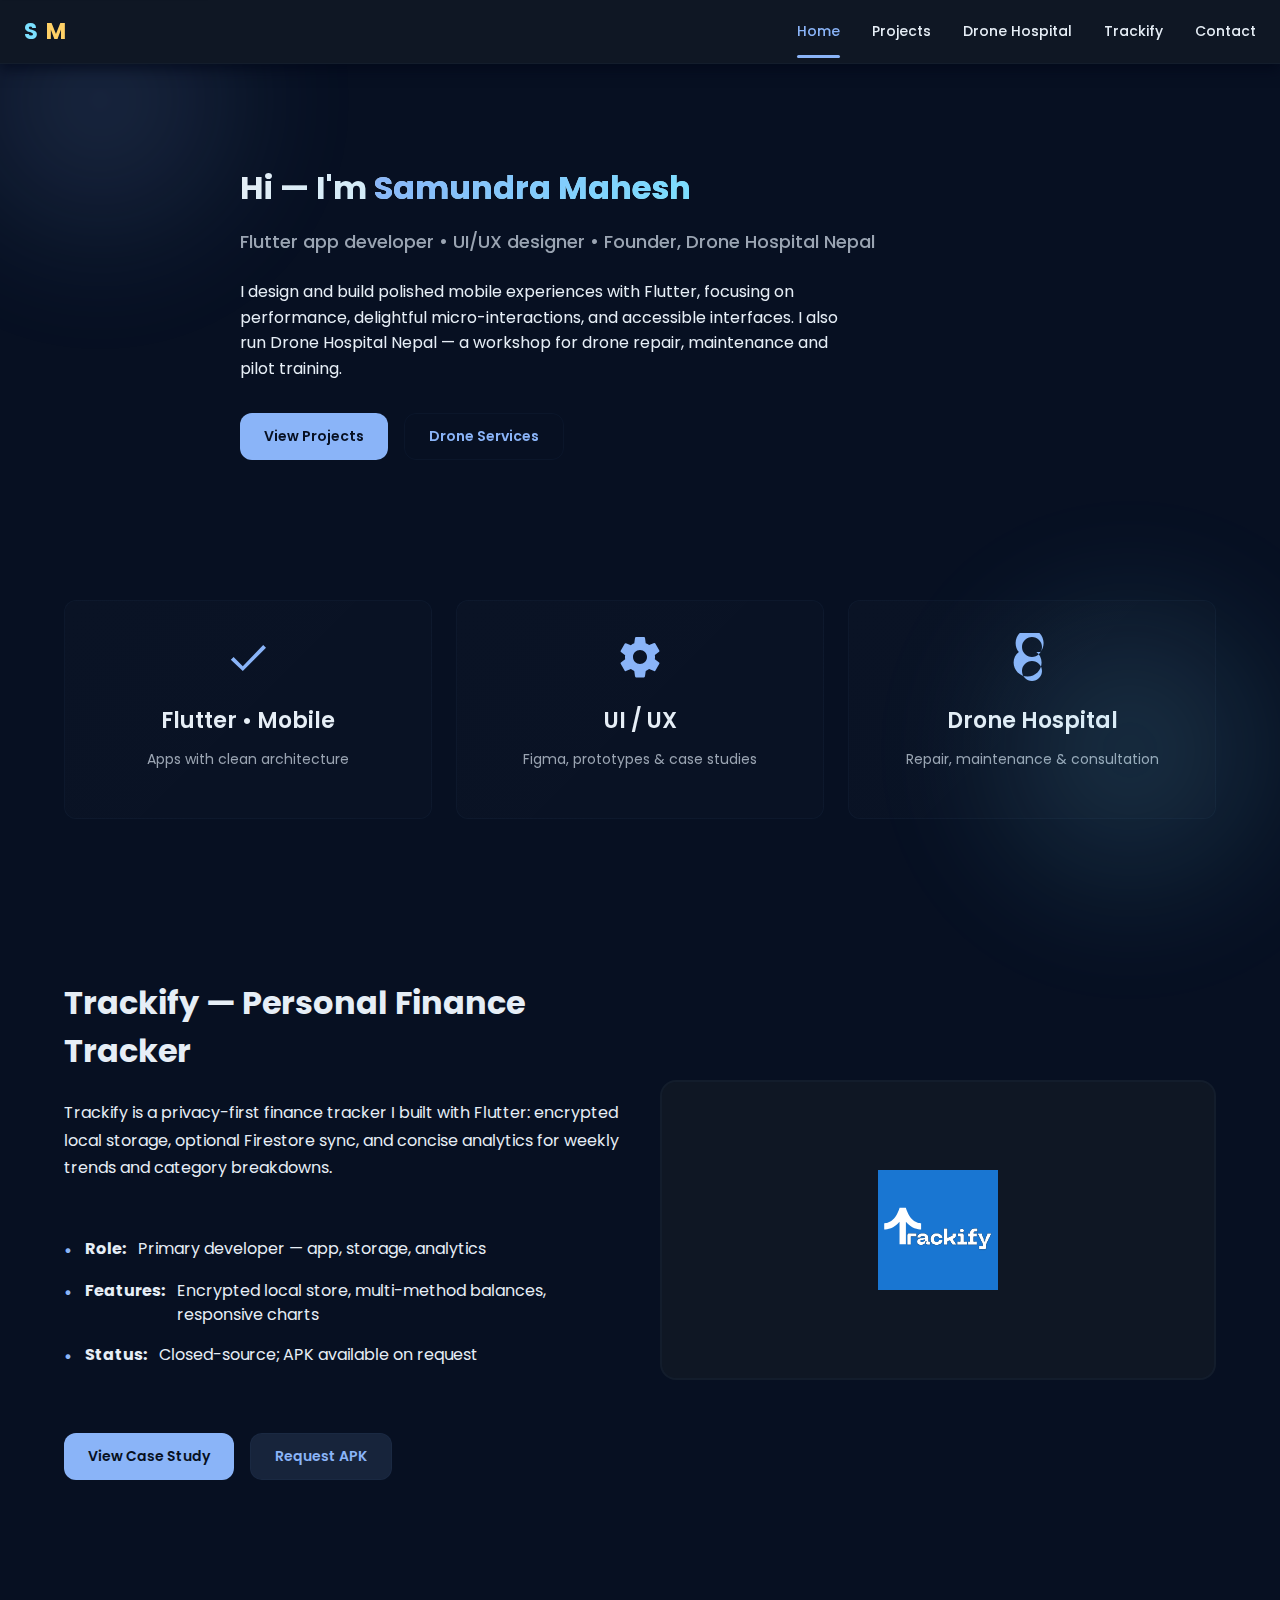
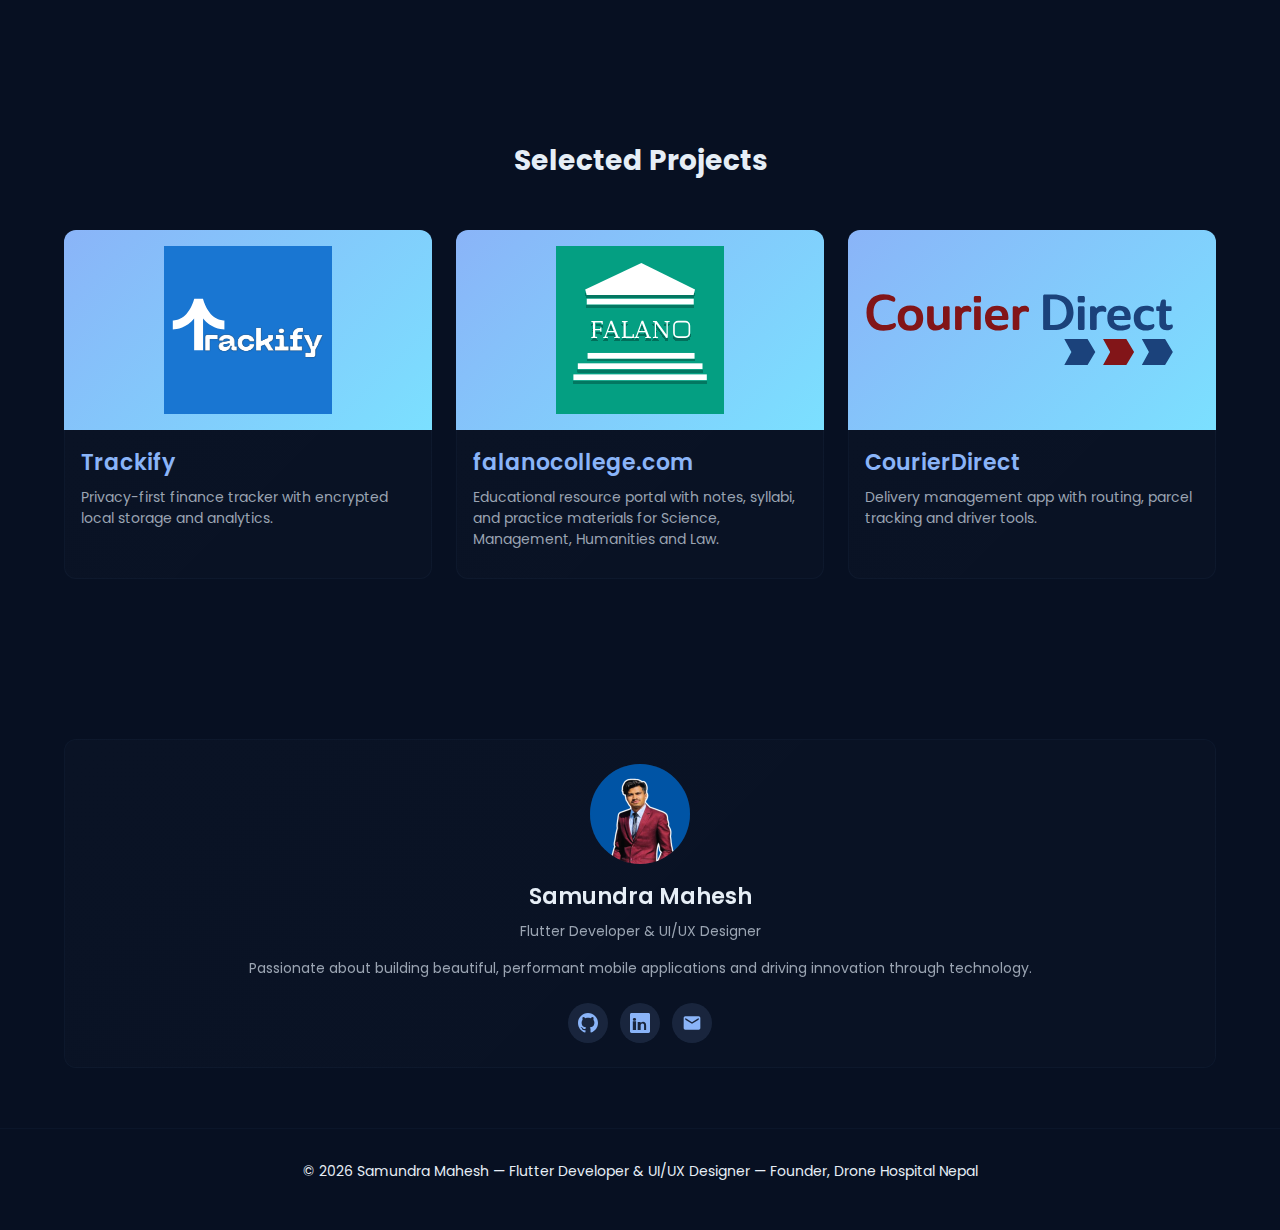
<file: index.html>
<!DOCTYPE html>
<html lang="en">
<head>
    <meta charset="UTF-8">
    <meta name="viewport" content="width=device-width, initial-scale=1.0">
    <meta name="description" content="Samundra Mahesh — Flutter Developer & UI/UX Designer. Portfolio showcasing app development, design work, and Drone Hospital Nepal.">
    <title>Samundra Mahesh — Flutter Developer & UI/UX Designer</title>
    <link rel="icon" href="favicon-trans.svg" type="image/svg+xml">
    <link href="https://fonts.googleapis.com/css2?family=Poppins:wght@300;400;500;600;700&display=swap" rel="stylesheet">
    <link rel="stylesheet" href="styles.css">
</head>
<body>
    <a href="#main-content" class="skip-link">Skip to main content</a>

    <header>
        <a href="index.html" class="nav-brand">
            <span class="s">S</span><span class="m">M</span>
        </a>
        <nav class="desktop">
            <a href="index.html">Home</a>
            <a href="projects.html">Projects</a>
            <a href="drone-hospital.html">Drone Hospital</a>
            <a href="trackify.html">Trackify</a>
            <a href="contact.html">Contact</a>
        </nav>
        <button class="menu-toggle" aria-label="Toggle navigation menu" aria-expanded="false">
            <span></span>
            <span></span>
            <span></span>
        </button>
    </header>

    <div class="mobile-backdrop"></div>
    <div class="mobile-menu">
        <div class="mobile-menu-header">
            <h2>Menu</h2>
            <button class="mobile-menu-close" aria-label="Close menu">&times;</button>
        </div>
        <nav>
            <a href="index.html">Home</a>
            <a href="projects.html">Projects</a>
            <a href="drone-hospital.html">Drone Hospital</a>
            <a href="trackify.html">Trackify</a>
            <a href="contact.html">Contact</a>
        </nav>
    </div>

    <div class="hero-blob"></div>
    <div class="hero-blob two"></div>

    <main id="main-content">
        <!-- HERO SECTION -->
        <section class="hero">
            <div class="hero-content">
                <h1>Hi — I'm <span class="name">Samundra Mahesh</span></h1>
                <p class="hero-subtitle">Flutter app developer • UI/UX designer • Founder, Drone Hospital Nepal</p>
                <p class="hero-description">I design and build polished mobile experiences with Flutter, focusing on performance, delightful micro-interactions, and accessible interfaces. I also run Drone Hospital Nepal — a workshop for drone repair, maintenance and pilot training.</p>
                <div class="hero-buttons">
                    <a href="projects.html" class="btn btn-primary">View Projects</a>
                    <a href="drone-hospital.html" class="btn btn-ghost">Drone Services</a>
                </div>
            </div>
        </section>

        <!-- SERVICES / SKILLS SECTION -->
        <section class="container">
            <div class="grid grid-3">
                <div class="card service-card">
                    <svg class="service-card-icon" viewBox="0 0 24 24" fill="currentColor">
                        <path d="M9.4 16.6L4.8 12l-1.4 1.4L9.4 19 21 7.4 19.6 6 9.4 16.6z"/>
                    </svg>
                    <h3>Flutter • Mobile</h3>
                    <p>Apps with clean architecture</p>
                </div>
                <div class="card service-card">
                    <svg class="service-card-icon" viewBox="0 0 24 24" fill="currentColor">
                        <path d="M19.43 12.98c.04-.32.07-.64.07-.98s-.03-.66-.07-.98l2.11-1.65c.19-.15.24-.42.12-.64l-2-3.46c-.12-.22-.39-.3-.61-.22l-2.49 1c-.52-.4-1.08-.73-1.69-.98l-.38-2.65C14.46 2.18 14.25 2 14 2h-4c-.25 0-.46.18-.49.52l-.38 2.65c-.61.25-1.17.59-1.69.98l-2.49-1c-.23-.09-.49 0-.61.22l-2 3.46c-.13.22-.07.49.12.64l2.11 1.65c-.04.32-.07.65-.07.98s.03.66.07.98l-2.11 1.65c-.19.15-.24.42-.12.64l2 3.46c.12.22.39.3.61.22l2.49-1c.52.4 1.08.73 1.69.98l.38 2.65c.03.34.24.52.49.52h4c.25 0 .46-.18.49-.52l.38-2.65c.61-.25 1.17-.59 1.69-.98l2.49 1c.23.09.49 0 .61-.22l2-3.46c.12-.22.07-.49-.12-.64l-2.11-1.65zM12 15.5c-1.93 0-3.5-1.57-3.5-3.5s1.57-3.5 3.5-3.5 3.5 1.57 3.5 3.5-1.57 3.5-3.5 3.5z"/>
                    </svg>
                    <h3>UI / UX</h3>
                    <p>Figma, prototypes & case studies</p>
                </div>
                <div class="card service-card">
                    <svg class="service-card-icon" viewBox="0 0 24 24" fill="currentColor">
                        <path d="M16.17 9.53c1.04-1.2 1.63-2.76 1.63-4.53 0-3.87-3.13-7-7-7s-7 3.13-7 7c0 1.77.59 3.33 1.63 4.53-1.62 1.26-2.63 3.14-2.63 5.27 0 3.87 3.13 7 7 7s7-3.13 7-7c0-2.13-1.01-4.01-2.63-5.27zM12 2c2.76 0 5 2.24 5 5s-2.24 5-5 5-5-2.24-5-5 2.24-5 5-5zm0 12c2.76 0 5 2.24 5 5s-2.24 5-5 5-5-2.24-5-5 2.24-5 5-5z"/>
                    </svg>
                    <h3>Drone Hospital</h3>
                    <p>Repair, maintenance & consultation</p>
                </div>
            </div>
        </section>

        <!-- FEATURED PROJECT -->
        <section class="container">
            <div class="featured-project">
                <div class="featured-project-content">
                    <h2>Trackify — Personal Finance Tracker</h2>
                    <p class="featured-project-description">Trackify is a privacy-first finance tracker I built with Flutter: encrypted local storage, optional Firestore sync, and concise analytics for weekly trends and category breakdowns.</p>
                    <ul class="featured-project-features">
                        <li><strong>Role:</strong> Primary developer — app, storage, analytics</li>
                        <li><strong>Features:</strong> Encrypted local store, multi-method balances, responsive charts</li>
                        <li><strong>Status:</strong> Closed-source; APK available on request</li>
                    </ul>
                    <div class="featured-project-buttons">
                        <a href="trackify.html" class="btn btn-primary">View Case Study</a>
                        <a href="mailto:mahesamun@gmail.com?subject=Trackify%20Test%20APK" class="btn btn-tonal">Request APK</a>
                    </div>
                </div>
                <div class="featured-project-image">
                    <img src="trackify.svg" alt="Trackify app preview" height="140">
                </div>
            </div>
        </section>

        <!-- PROJECTS GRID -->
        <section class="container">
            <h2 class="section-title">Selected Projects</h2>
            <div class="grid grid-3">
                <a href="trackify.html" class="project-card">
                    <div class="project-card-image">
                        <img src="trackify.svg" alt="Trackify">
                    </div>
                    <div class="project-card-content">
                        <h3>Trackify</h3>
                        <p>Privacy-first finance tracker with encrypted local storage and analytics.</p>
                    </div>
                </a>

                <a href="https://falanocollege.com" target="_blank" rel="noopener noreferrer" class="project-card">
                    <div class="project-card-image">
                        <img src="falano.svg" alt="Falanocollege">
                    </div>
                    <div class="project-card-content">
                        <h3>falanocollege.com</h3>
                        <p>Educational resource portal with notes, syllabi, and practice materials for Science, Management, Humanities and Law.</p>
                    </div>
                </a>

                <a href="https://courierdirect.com" target="_blank" rel="noopener noreferrer" class="project-card">
                    <div class="project-card-image">
                        <img src="courierdirect.svg" alt="CourierDirect">
                    </div>
                    <div class="project-card-content">
                        <h3>CourierDirect</h3>
                        <p>Delivery management app with routing, parcel tracking and driver tools.</p>
                    </div>
                </a>
            </div>
        </section>

        <!-- PROFILE CARD -->
        <section class="container">
            <div class="profile-card card">
                <div class="profile-avatar">
                    <img src="samahesh.png" alt="Samundra Mahesh" style="width: 100%; height: 100%; border-radius: 50%; object-fit: cover;" onerror="this.style.display='none'; this.nextElementSibling.style.display='flex';">
                    <span style="display: none; width: 100%; height: 100%; align-items: center; justify-content: center; background: linear-gradient(135deg, #8ab4f8, #7be0ff); border-radius: 50%;">SM</span>
                </div>
                <h3>Samundra Mahesh</h3>
                <p class="title">Flutter Developer & UI/UX Designer</p>
                <p>Passionate about building beautiful, performant mobile applications and driving innovation through technology.</p>
                <div class="profile-links">
                    <a href="https://github.com/themundra" title="GitHub" target="_blank" rel="noopener noreferrer">
                        <svg width="20" height="20" viewBox="0 0 24 24" fill="currentColor">
                            <path d="M12 0c-6.626 0-12 5.373-12 12 0 5.302 3.438 9.8 8.207 11.387.599.111.793-.261.793-.577v-2.234c-3.338.726-4.033-1.416-4.033-1.416-.546-1.387-1.333-1.756-1.333-1.756-1.089-.745.083-.729.083-.729 1.205.084 1.839 1.237 1.839 1.237 1.07 1.834 2.807 1.304 3.492.997.107-.775.418-1.305.762-1.604-2.665-.305-5.467-1.334-5.467-5.931 0-1.311.469-2.381 1.236-3.221-.124-.303-.535-1.524.117-3.176 0 0 1.008-.322 3.301 1.23.957-.266 1.983-.399 3.003-.404 1.02.005 2.047.138 3.006.404 2.291-1.552 3.297-1.23 3.297-1.23.653 1.653.242 2.874.118 3.176.77.84 1.235 1.911 1.235 3.221 0 4.609-2.807 5.624-5.479 5.921.43.372.823 1.102.823 2.222v 3.293c0 .319.192.694.801.576 4.765-1.589 8.199-6.086 8.199-11.386 0-6.627-5.373-12-12-12z"/>
                        </svg>
                    </a>
                    <a href="https://www.linkedin.com/in/themundra/" title="LinkedIn" target="_blank" rel="noopener noreferrer">
                        <svg width="20" height="20" viewBox="0 0 24 24" fill="currentColor">
                            <path d="M20.447 20.452h-3.554v-5.569c0-1.328-.475-2.236-1.986-2.236-1.081 0-1.722.731-2.004 1.438-.103.25-.129.599-.129.949v5.418h-3.554s.05-8.746 0-9.637h3.554v1.36c.424-.654 1.185-1.586 2.882-1.586 2.105 0 3.684 1.377 3.684 4.342v5.521zM5.337 9.433c-1.144 0-1.915-.758-1.915-1.704 0-.951.77-1.704 1.959-1.704 1.188 0 1.914.753 1.939 1.704 0 .946-.751 1.704-1.983 1.704zm1.946 11.019H3.39V9.816h3.893v10.636zM22.225 0H1.771C.792 0 0 .774 0 1.729v20.542C0 23.227.792 24 1.771 24h20.451C23.2 24 24 23.227 24 22.271V1.729C24 .774 23.2 0 22.225 0z"/>
                        </svg>
                    </a>
                    <a href="mailto:mahesamun@gmail.com" title="Email">
                        <svg width="20" height="20" viewBox="0 0 24 24" fill="currentColor">
                            <path d="M20 4H4c-1.1 0-1.99.9-1.99 2L2 18c0 1.1.9 2 2 2h16c1.1 0 2-.9 2-2V6c0-1.1-.9-2-2-2zm0 4l-8 5-8-5V6l8 5 8-5v2z"/>
                        </svg>
                    </a>
                </div>
            </div>
        </section>
    </main>

    <footer>
        <p>&copy; <span id="year"></span> Samundra Mahesh — Flutter Developer & UI/UX Designer — Founder, Drone Hospital Nepal</p>
    </footer>

    <script src="js/main.js"></script>
    <script>
        document.getElementById('year').textContent = new Date().getFullYear();
    </script>
</body>
</html>
</file>
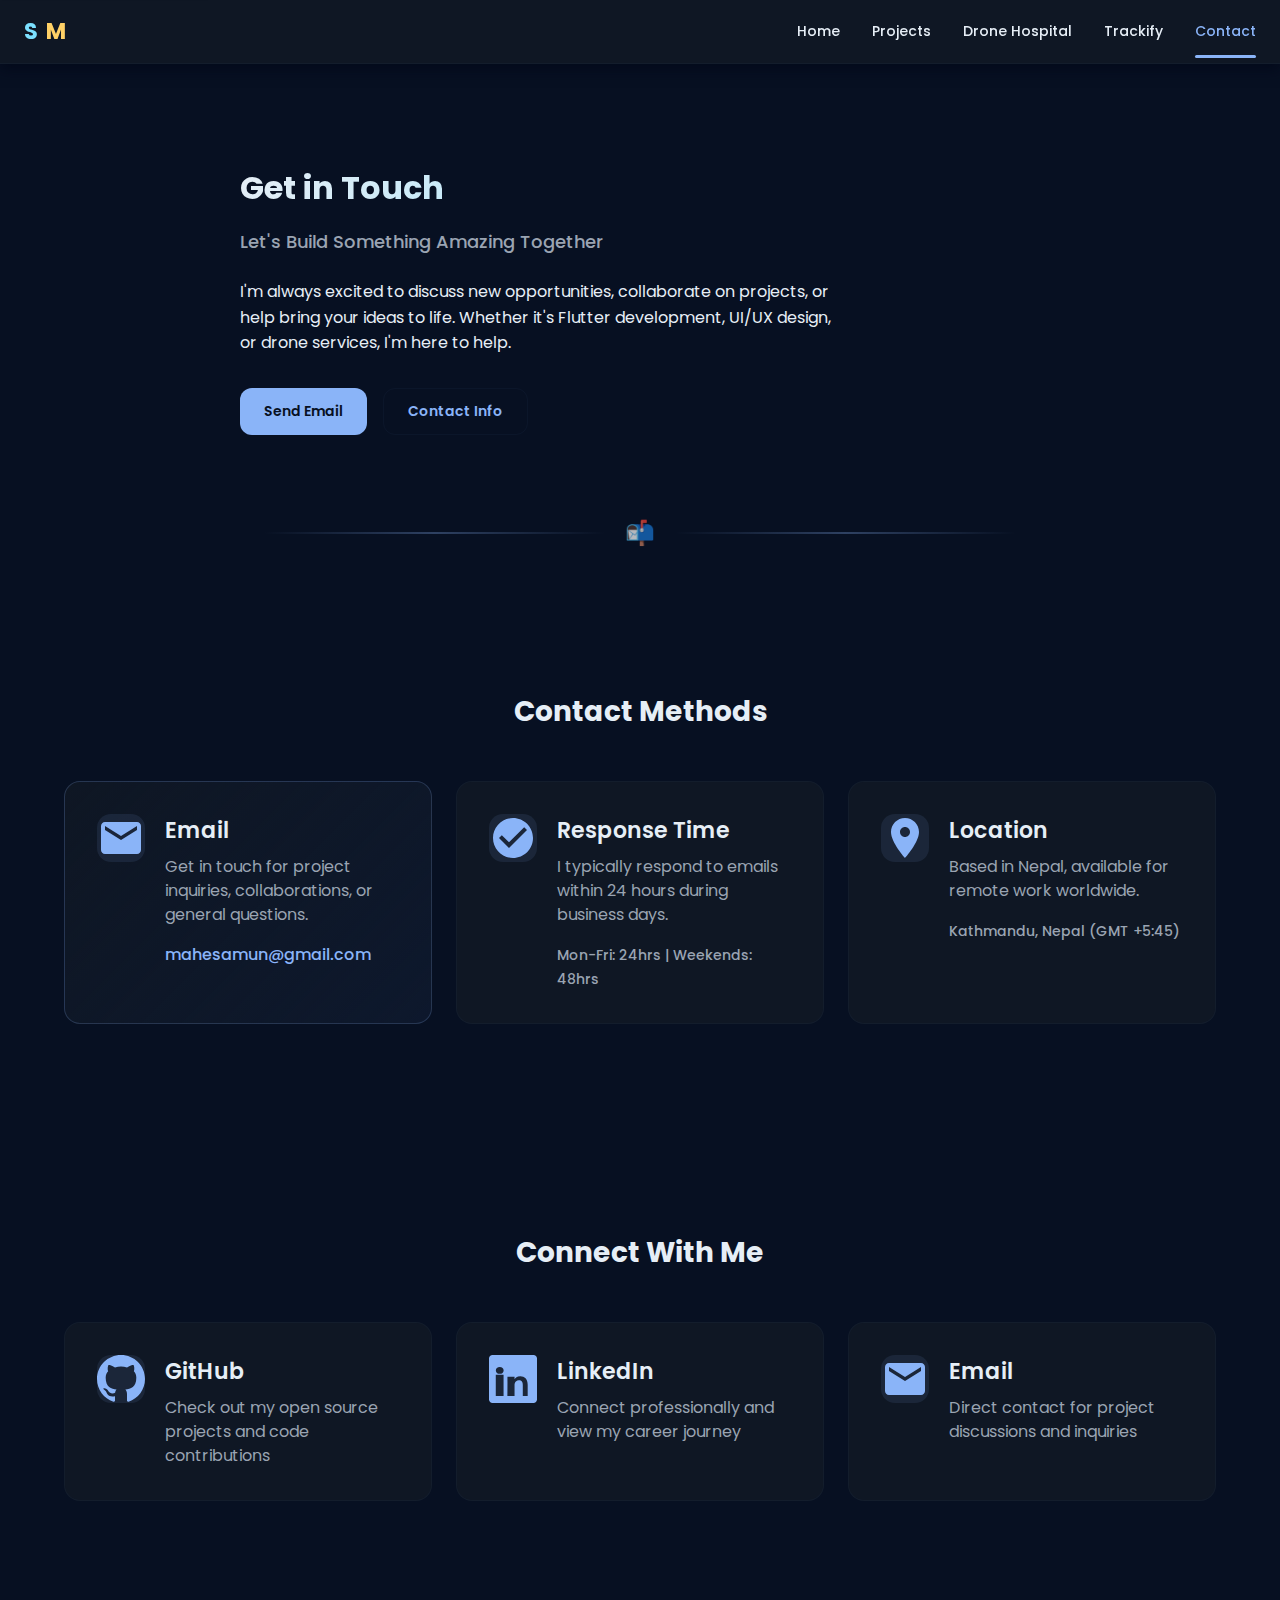
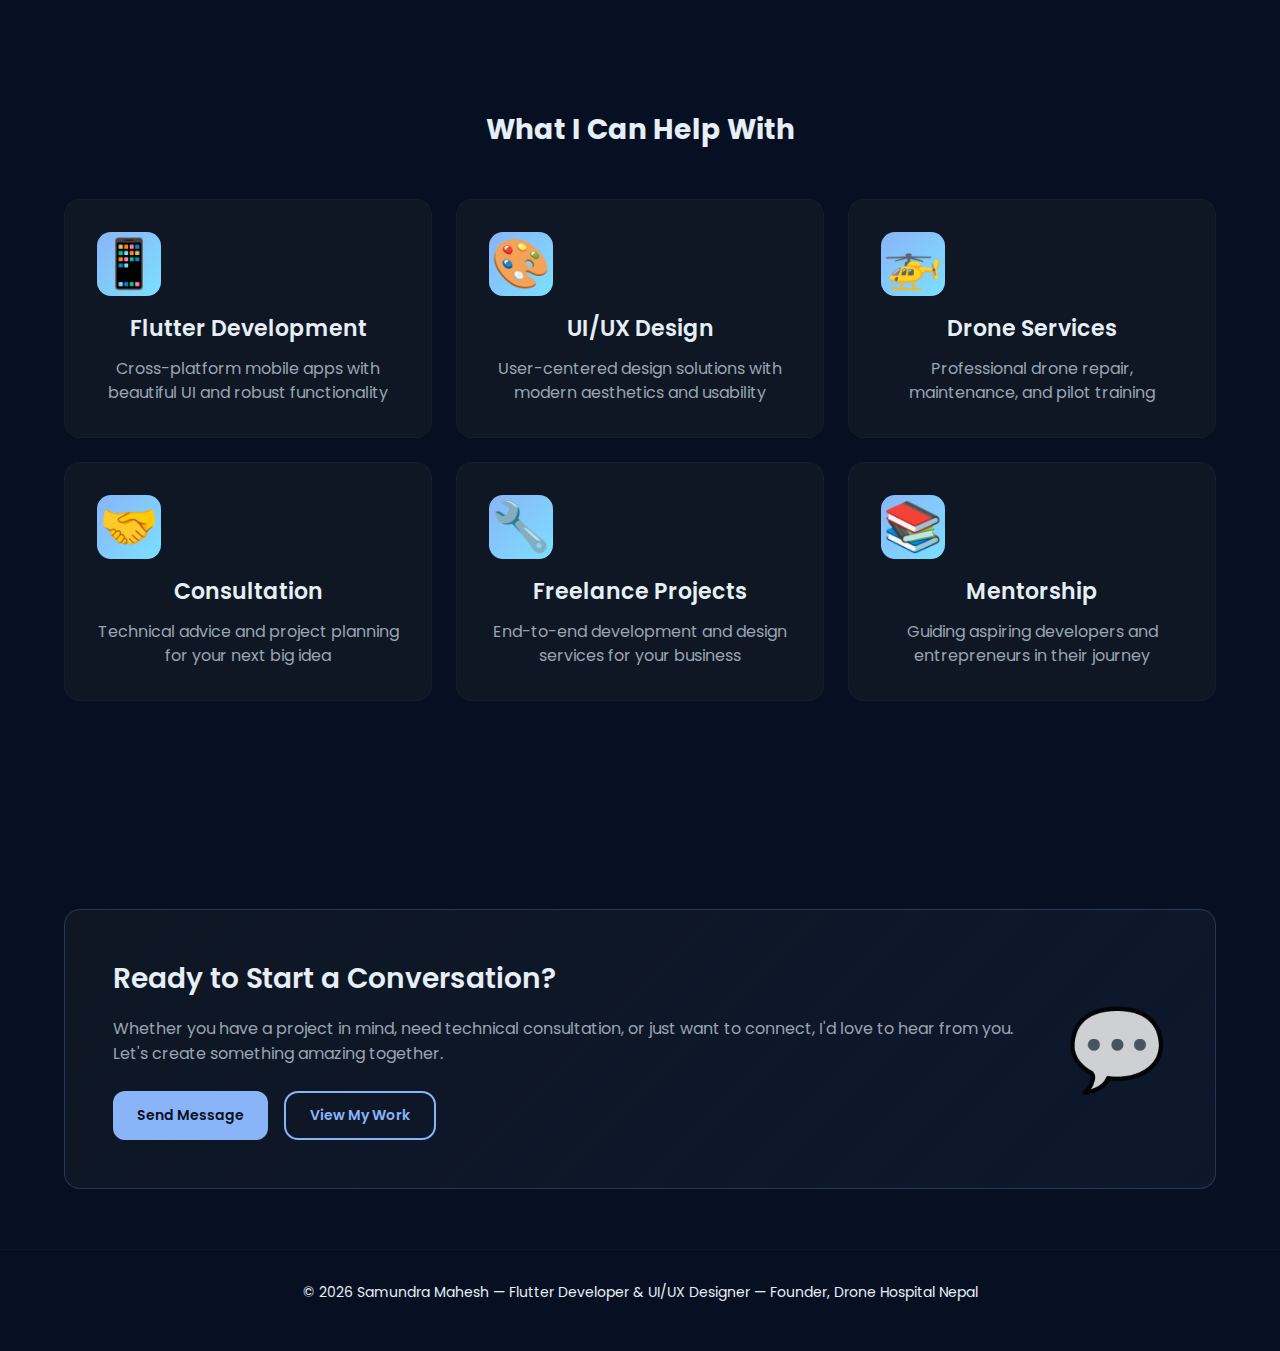
<file: contact.html>
<!DOCTYPE html>
<html lang="en">
<head>
    <meta charset="UTF-8">
    <meta name="viewport" content="width=device-width, initial-scale=1.0">
    <meta name="description" content="Contact Samundra Mahesh — Flutter Developer, UI/UX Designer, and Drone Hospital Nepal Founder.">
    <title>Contact — Samundra Mahesh</title>
    <link rel="icon" href="favicon-trans.svg" type="image/svg+xml">
    <link href="https://fonts.googleapis.com/css2?family=Poppins:wght@300;400;500;600;700&display=swap" rel="stylesheet">
    <link rel="stylesheet" href="styles.css">
</head>
<body>
    <a href="#main-content" class="skip-link">Skip to main content</a>

    <header>
        <a href="index.html" class="nav-brand">
            <span class="s">S</span><span class="m">M</span>
        </a>
        <nav class="desktop">
            <a href="index.html">Home</a>
            <a href="projects.html">Projects</a>
            <a href="drone-hospital.html">Drone Hospital</a>
            <a href="trackify.html">Trackify</a>
            <a href="contact.html">Contact</a>
        </nav>
        <button class="menu-toggle" aria-label="Toggle navigation menu" aria-expanded="false">
            <span></span>
            <span></span>
            <span></span>
        </button>
    </header>

    <div class="mobile-backdrop"></div>
    <div class="mobile-menu">
        <div class="mobile-menu-header">
            <h2>Menu</h2>
            <button class="mobile-menu-close" aria-label="Close menu">&times;</button>
        </div>
        <nav>
            <a href="index.html">Home</a>
            <a href="projects.html">Projects</a>
            <a href="drone-hospital.html">Drone Hospital</a>
            <a href="trackify.html">Trackify</a>
            <a href="contact.html">Contact</a>
        </nav>
    </div>

    <main id="main-content">
        <!-- HERO SECTION -->
        <section class="hero">
            <div class="hero-content">
                <h1>Get in Touch</h1>
                <p class="hero-subtitle">Let's Build Something Amazing Together</p>
                <p class="hero-description">I'm always excited to discuss new opportunities, collaborate on projects, or help bring your ideas to life. Whether it's Flutter development, UI/UX design, or drone services, I'm here to help.</p>
                <div class="hero-buttons">
                    <a href="mailto:mahesamun@gmail.com" class="btn btn-primary">Send Email</a>
                    <a href="#contact-info" class="btn btn-ghost">Contact Info</a>
                </div>
            </div>
        </section>

        <!-- SECTION DIVIDER -->
        <div class="section-divider">
            <div class="divider-line"></div>
            <div class="divider-icon">📬</div>
            <div class="divider-line"></div>
        </div>

        <!-- CONTACT SHOWCASE -->
        <section class="container" id="contact-info">
            <div class="contact-showcase">
                <!-- CONTACT METHODS -->
                <div class="contact-methods">
                    <h2 class="section-title">Contact Methods</h2>
                    <div class="contact-grid">
                        <div class="contact-item featured-contact">
                            <div class="contact-icon">
                                <svg viewBox="0 0 24 24" fill="currentColor">
                                    <path d="M20 4H4c-1.1 0-1.99.9-1.99 2L2 18c0 1.1.9 2 2 2h16c1.1 0 2-.9 2-2V6c0-1.1-.9-2-2-2zm0 4l-8 5-8-5V6l8 5 8-5v2z"/>
                                </svg>
                            </div>
                            <div class="contact-content">
                                <h3>Email</h3>
                                <p>Get in touch for project inquiries, collaborations, or general questions.</p>
                                <a href="mailto:mahesamun@gmail.com" class="contact-link">mahesamun@gmail.com</a>
                            </div>
                        </div>

                        <div class="contact-item">
                            <div class="contact-icon">
                                <svg viewBox="0 0 24 24" fill="currentColor">
                                    <path d="M12 2C6.48 2 2 6.48 2 12s4.48 10 10 10 10-4.48 10-10S17.52 2 12 2zm-2 15l-5-5 1.41-1.41L10 14.17l7.59-7.59L19 8l-9 9z"/>
                                </svg>
                            </div>
                            <div class="contact-content">
                                <h3>Response Time</h3>
                                <p>I typically respond to emails within 24 hours during business days.</p>
                                <span class="contact-meta">Mon-Fri: 24hrs | Weekends: 48hrs</span>
                            </div>
                        </div>

                        <div class="contact-item">
                            <div class="contact-icon">
                                <svg viewBox="0 0 24 24" fill="currentColor">
                                    <path d="M12 2C8.13 2 5 5.13 5 9c0 5.25 7 13 7 13s7-7.75 7-13c0-3.87-3.13-7-7-7zm0 9.5c-1.38 0-2.5-1.12-2.5-2.5s1.12-2.5 2.5-2.5 2.5 1.12 2.5 2.5-1.12 2.5-2.5 2.5z"/>
                                </svg>
                            </div>
                            <div class="contact-content">
                                <h3>Location</h3>
                                <p>Based in Nepal, available for remote work worldwide.</p>
                                <span class="contact-meta">Kathmandu, Nepal (GMT +5:45)</span>
                            </div>
                        </div>
                    </div>
                </div>

                <!-- SOCIAL LINKS -->
                <div class="social-section">
                    <h2 class="section-title">Connect With Me</h2>
                    <div class="social-grid">
                        <a href="https://github.com/themundra" class="social-item" target="_blank" rel="noopener noreferrer">
                            <div class="social-icon">
                                <svg viewBox="0 0 24 24" fill="currentColor">
                                    <path d="M12 0c-6.626 0-12 5.373-12 12 0 5.302 3.438 9.8 8.207 11.387.599.111.793-.261.793-.577v-2.234c-3.338.726-4.033-1.416-4.033-1.416-.546-1.387-1.333-1.756-1.333-1.756-1.089-.745.083-.729.083-.729 1.205.084 1.839 1.237 1.839 1.237 1.07 1.834 2.807 1.304 3.492.997.107-.775.418-1.305.762-1.604-2.665-.305-5.467-1.334-5.467-5.931 0-1.311.469-2.381 1.236-3.221-.124-.303-.535-1.524.117-3.176 0 0 1.008-.322 3.301 1.23.957-.266 1.983-.399 3.003-.404 1.02.005 2.047.138 3.006.404 2.291-1.552 3.297-1.23 3.297-1.23.653 1.653.242 2.874.118 3.176.77.84 1.235 1.911 1.235 3.221 0 4.609-2.807 5.624-5.479 5.921.43.372.823 1.102.823 2.222v 3.293c0 .319.192.694.801.576 4.765-1.589 8.199-6.086 8.199-11.386 0-6.627-5.373-12-12-12z"/>
                                </svg>
                            </div>
                            <div class="social-content">
                                <h4>GitHub</h4>
                                <p>Check out my open source projects and code contributions</p>
                            </div>
                        </a>

                        <a href="https://www.linkedin.com/in/themundra/" class="social-item" target="_blank" rel="noopener noreferrer">
                            <div class="social-icon">
                                <svg viewBox="0 0 24 24" fill="currentColor">
                                    <path d="M20.447 20.452h-3.554v-5.569c0-1.328-.475-2.236-1.986-2.236-1.081 0-1.722.731-2.004 1.438-.103.25-.129.599-.129.949v5.418h-3.554s.05-8.746 0-9.637h3.554v1.36c.424-.654 1.185-1.586 2.882-1.586 2.105 0 3.684 1.377 3.684 4.342v5.521zM5.337 9.433c-1.144 0-1.915-.758-1.915-1.704 0-.951.77-1.704 1.959-1.704 1.188 0 1.914.753 1.939 1.704 0 .946-.751 1.704-1.983 1.704zm1.946 11.019H3.39V9.816h3.893v10.636zM22.225 0H1.771C.792 0 0 .774 0 1.729v20.542C0 23.227.792 24 1.771 24h20.451C23.2 24 24 23.227 24 22.271V1.729C24 .774 23.2 0 22.225 0z"/>
                                </svg>
                            </div>
                            <div class="social-content">
                                <h4>LinkedIn</h4>
                                <p>Connect professionally and view my career journey</p>
                            </div>
                        </a>

                        <a href="mailto:mahesamun@gmail.com" class="social-item">
                            <div class="social-icon">
                                <svg viewBox="0 0 24 24" fill="currentColor">
                                    <path d="M20 4H4c-1.1 0-1.99.9-1.99 2L2 18c0 1.1.9 2 2 2h16c1.1 0 2-.9 2-2V6c0-1.1-.9-2-2-2zm0 4l-8 5-8-5V6l8 5 8-5v2z"/>
                                </svg>
                            </div>
                            <div class="social-content">
                                <h4>Email</h4>
                                <p>Direct contact for project discussions and inquiries</p>
                            </div>
                        </a>
                    </div>
                </div>

                <!-- SERVICES OFFERING -->
                <div class="services-offering">
                    <h2 class="section-title">What I Can Help With</h2>
                    <div class="services-grid">
                        <div class="service-offer">
                            <div class="service-icon">📱</div>
                            <h4>Flutter Development</h4>
                            <p>Cross-platform mobile apps with beautiful UI and robust functionality</p>
                        </div>
                        <div class="service-offer">
                            <div class="service-icon">🎨</div>
                            <h4>UI/UX Design</h4>
                            <p>User-centered design solutions with modern aesthetics and usability</p>
                        </div>
                        <div class="service-offer">
                            <div class="service-icon">🚁</div>
                            <h4>Drone Services</h4>
                            <p>Professional drone repair, maintenance, and pilot training</p>
                        </div>
                        <div class="service-offer">
                            <div class="service-icon">🤝</div>
                            <h4>Consultation</h4>
                            <p>Technical advice and project planning for your next big idea</p>
                        </div>
                        <div class="service-offer">
                            <div class="service-icon">🔧</div>
                            <h4>Freelance Projects</h4>
                            <p>End-to-end development and design services for your business</p>
                        </div>
                        <div class="service-offer">
                            <div class="service-icon">📚</div>
                            <h4>Mentorship</h4>
                            <p>Guiding aspiring developers and entrepreneurs in their journey</p>
                        </div>
                    </div>
                </div>

                <!-- CONTACT CTA -->
                <div class="contact-cta-final">
                    <div class="cta-content">
                        <h2>Ready to Start a Conversation?</h2>
                        <p>Whether you have a project in mind, need technical consultation, or just want to connect, I'd love to hear from you. Let's create something amazing together.</p>
                        <div class="cta-buttons">
                            <a href="mailto:mahesamun@gmail.com" class="btn btn-primary">Send Message</a>
                            <a href="projects.html" class="btn btn-secondary">View My Work</a>
                        </div>
                    </div>
                    <div class="cta-image">
                        <div class="contact-icon-large">💬</div>
                    </div>
                </div>
            </div>
        </section>
    </main>

    <footer>
        <p>&copy; <span id="year"></span> Samundra Mahesh — Flutter Developer & UI/UX Designer — Founder, Drone Hospital Nepal</p>
    </footer>

    <script src="js/main.js"></script>
    <script>
        document.getElementById('year').textContent = new Date().getFullYear();
    </script>
</body>
</html>
</file>
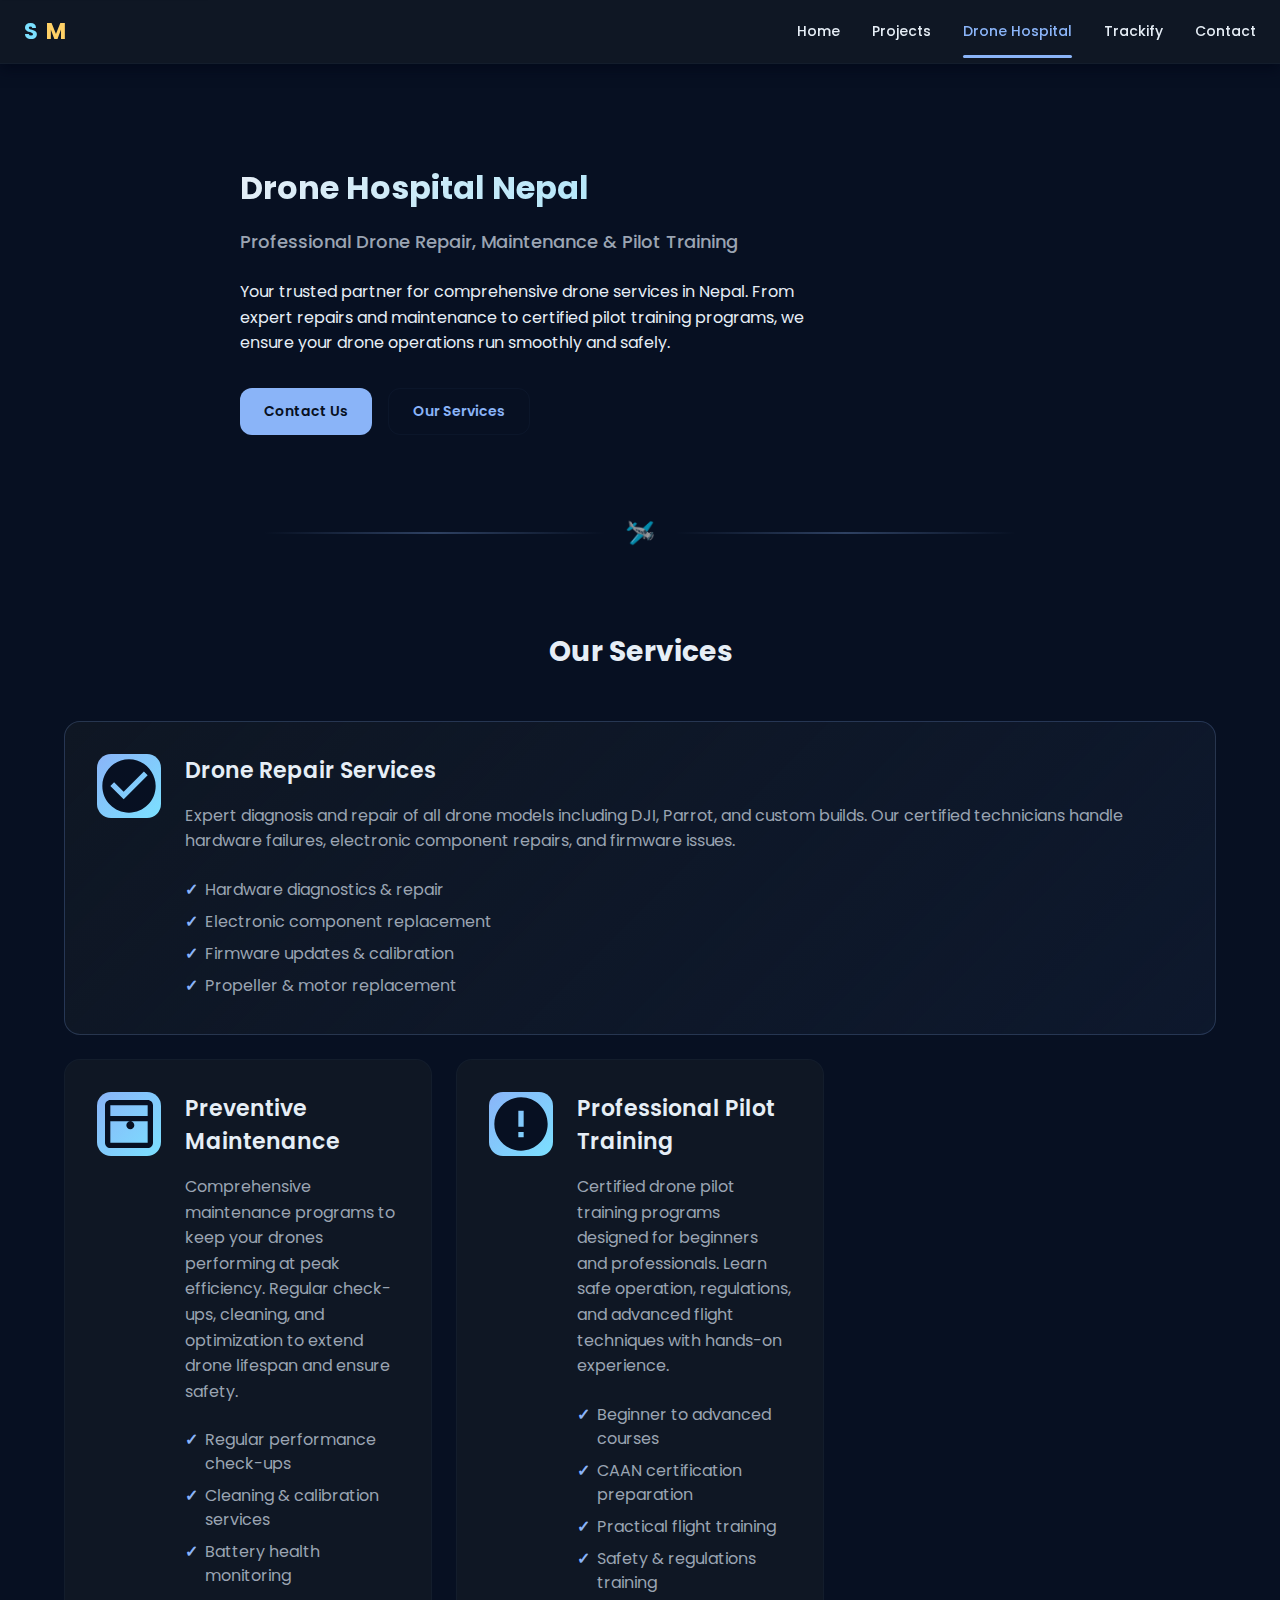
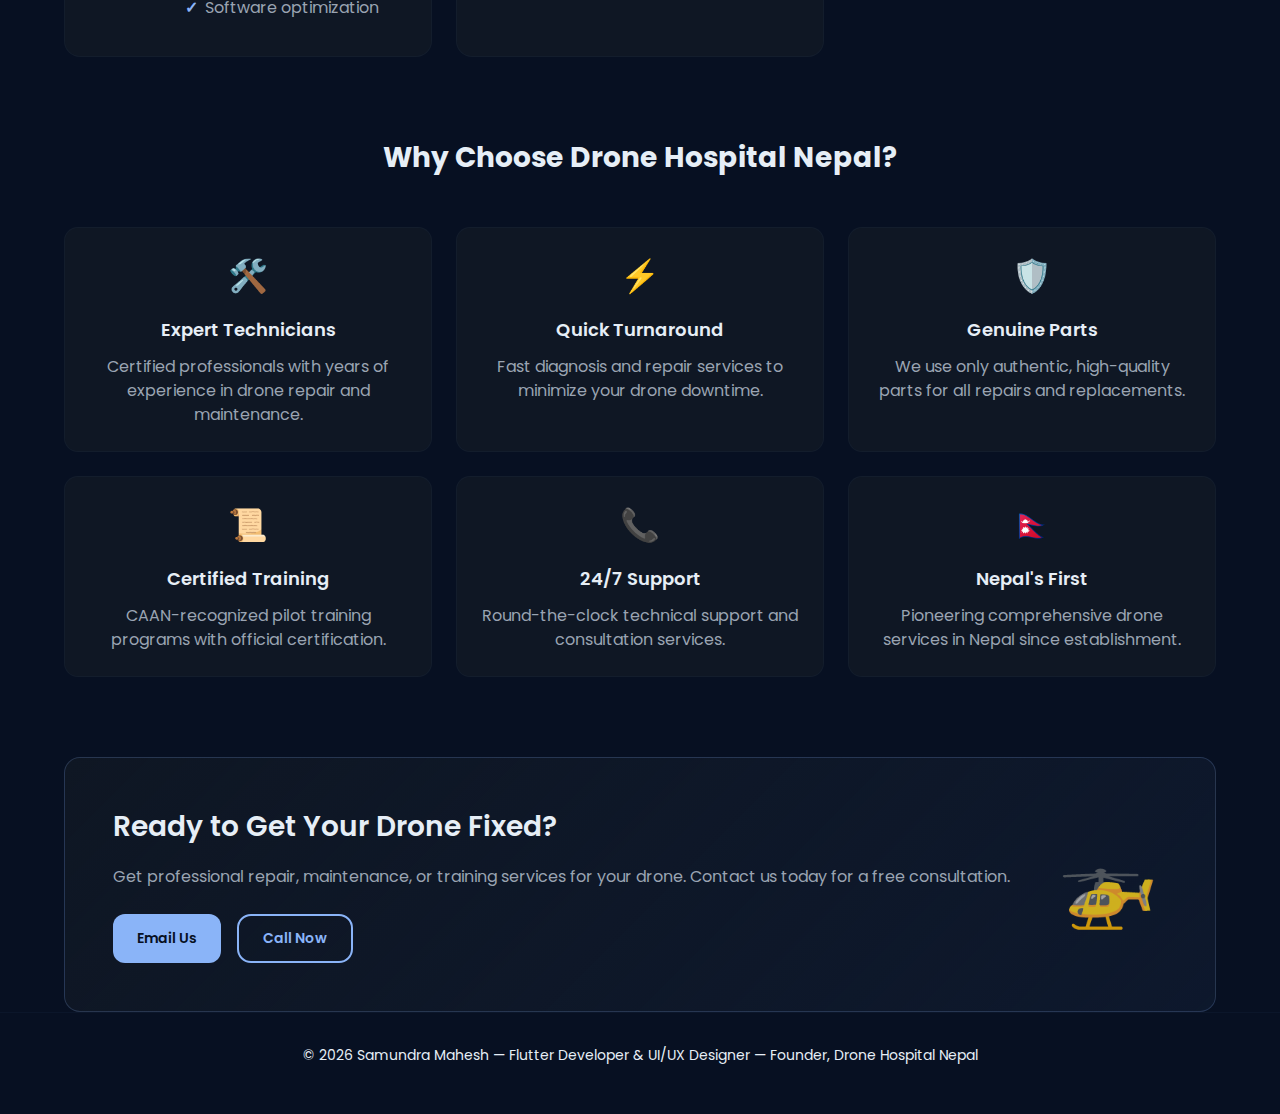
<file: drone-hospital.html>
<!DOCTYPE html>
<html lang="en">
<head>
    <meta charset="UTF-8">
    <meta name="viewport" content="width=device-width, initial-scale=1.0">
    <meta name="description" content="Drone Hospital Nepal — Repair, maintenance, and pilot training services.">
    <title>Drone Hospital Nepal — Services & Consultation</title>
    <link rel="icon" href="favicon-trans.svg" type="image/svg+xml">
    <link href="https://fonts.googleapis.com/css2?family=Poppins:wght@300;400;500;600;700&display=swap" rel="stylesheet">
    <link rel="stylesheet" href="styles.css">
</head>
<body>
    <a href="#main-content" class="skip-link">Skip to main content</a>

    <header>
        <a href="index.html" class="nav-brand">
            <span class="s">S</span><span class="m">M</span>
        </a>
        <nav class="desktop">
            <a href="index.html">Home</a>
            <a href="projects.html">Projects</a>
            <a href="drone-hospital.html">Drone Hospital</a>
            <a href="trackify.html">Trackify</a>
            <a href="contact.html">Contact</a>
        </nav>
        <button class="menu-toggle" aria-label="Toggle navigation menu" aria-expanded="false">
            <span></span>
            <span></span>
            <span></span>
        </button>
    </header>

    <div class="mobile-backdrop"></div>
    <div class="mobile-menu">
        <div class="mobile-menu-header">
            <h2>Menu</h2>
            <button class="mobile-menu-close" aria-label="Close menu">&times;</button>
        </div>
        <nav>
            <a href="index.html">Home</a>
            <a href="projects.html">Projects</a>
            <a href="drone-hospital.html">Drone Hospital</a>
            <a href="trackify.html">Trackify</a>
            <a href="contact.html">Contact</a>
        </nav>
    </div>

    <main id="main-content">
        <!-- HERO SECTION -->
        <section class="hero">
            <div class="hero-content">
                <h1>Drone Hospital Nepal</h1>
                <p class="hero-subtitle">Professional Drone Repair, Maintenance & Pilot Training</p>
                <p class="hero-description">Your trusted partner for comprehensive drone services in Nepal. From expert repairs and maintenance to certified pilot training programs, we ensure your drone operations run smoothly and safely.</p>
                <div class="hero-buttons">
                    <a href="mailto:mahesamun@gmail.com" class="btn btn-primary">Contact Us</a>
                    <a href="#services" class="btn btn-ghost">Our Services</a>
                </div>
            </div>
        </section>

        <!-- SECTION DIVIDER -->
        <div class="section-divider">
            <div class="divider-line"></div>
            <div class="divider-icon">🛩️</div>
            <div class="divider-line"></div>
        </div>

        <!-- SERVICES SHOWCASE -->
        <section class="container" id="services">
            <div class="services-showcase">
                <!-- SERVICE CARDS GRID -->
                <h2 class="section-title">Our Services</h2>
                <div class="services-grid">
                    <div class="service-item featured-service">
                        <div class="service-icon">
                            <svg viewBox="0 0 24 24" fill="currentColor">
                                <path d="M12 2C6.48 2 2 6.48 2 12s4.48 10 10 10 10-4.48 10-10S17.52 2 12 2zm-2 15l-5-5 1.41-1.41L10 14.17l7.59-7.59L19 8l-9 9z"/>
                            </svg>
                        </div>
                        <div class="service-content">
                            <h3>Drone Repair Services</h3>
                            <p>Expert diagnosis and repair of all drone models including DJI, Parrot, and custom builds. Our certified technicians handle hardware failures, electronic component repairs, and firmware issues.</p>
                            <ul class="service-features">
                                <li>Hardware diagnostics & repair</li>
                                <li>Electronic component replacement</li>
                                <li>Firmware updates & calibration</li>
                                <li>Propeller & motor replacement</li>
                            </ul>
                        </div>
                    </div>

                    <div class="service-item">
                        <div class="service-icon">
                            <svg viewBox="0 0 24 24" fill="currentColor">
                                <path d="M19 3H5c-1.1 0-2 .9-2 2v14c0 1.1.9 2 2 2h14c1.1 0 2-.9 2-2V5c0-1.1-.9-2-2-2zm-5 9.5c0 .83-.67 1.5-1.5 1.5S11 13.33 11 12.5s.67-1.5 1.5-1.5 1.5.67 1.5 1.5zM5 5h14v4h-14V5zm14 14H5v-8h14v8z"/>
                            </svg>
                        </div>
                        <div class="service-content">
                            <h3>Preventive Maintenance</h3>
                            <p>Comprehensive maintenance programs to keep your drones performing at peak efficiency. Regular check-ups, cleaning, and optimization to extend drone lifespan and ensure safety.</p>
                            <ul class="service-features">
                                <li>Regular performance check-ups</li>
                                <li>Cleaning & calibration services</li>
                                <li>Battery health monitoring</li>
                                <li>Software optimization</li>
                            </ul>
                        </div>
                    </div>

                    <div class="service-item">
                        <div class="service-icon">
                            <svg viewBox="0 0 24 24" fill="currentColor">
                                <path d="M12 2C6.48 2 2 6.48 2 12s4.48 10 10 10 10-4.48 10-10S17.52 2 12 2zm1 15h-2v-2h2v2zm0-4h-2V7h2v6z"/>
                            </svg>
                        </div>
                        <div class="service-content">
                            <h3>Professional Pilot Training</h3>
                            <p>Certified drone pilot training programs designed for beginners and professionals. Learn safe operation, regulations, and advanced flight techniques with hands-on experience.</p>
                            <ul class="service-features">
                                <li>Beginner to advanced courses</li>
                                <li>CAAN certification preparation</li>
                                <li>Practical flight training</li>
                                <li>Safety & regulations training</li>
                            </ul>
                        </div>
                    </div>
                </div>

                <!-- WHY CHOOSE US -->
                <div class="why-choose-us">
                    <h2 class="section-title">Why Choose Drone Hospital Nepal?</h2>
                    <div class="benefits-grid">
                        <div class="benefit-item">
                            <div class="benefit-icon">🛠️</div>
                            <h4>Expert Technicians</h4>
                            <p>Certified professionals with years of experience in drone repair and maintenance.</p>
                        </div>
                        <div class="benefit-item">
                            <div class="benefit-icon">⚡</div>
                            <h4>Quick Turnaround</h4>
                            <p>Fast diagnosis and repair services to minimize your drone downtime.</p>
                        </div>
                        <div class="benefit-item">
                            <div class="benefit-icon">🛡️</div>
                            <h4>Genuine Parts</h4>
                            <p>We use only authentic, high-quality parts for all repairs and replacements.</p>
                        </div>
                        <div class="benefit-item">
                            <div class="benefit-icon">📜</div>
                            <h4>Certified Training</h4>
                            <p>CAAN-recognized pilot training programs with official certification.</p>
                        </div>
                        <div class="benefit-item">
                            <div class="benefit-icon">📞</div>
                            <h4>24/7 Support</h4>
                            <p>Round-the-clock technical support and consultation services.</p>
                        </div>
                        <div class="benefit-item">
                            <div class="benefit-icon">🇳🇵</div>
                            <h4>Nepal's First</h4>
                            <p>Pioneering comprehensive drone services in Nepal since establishment.</p>
                        </div>
                    </div>
                </div>

                <!-- CONTACT CTA -->
                <div class="contact-cta">
                    <div class="cta-content">
                        <h2>Ready to Get Your Drone Fixed?</h2>
                        <p>Get professional repair, maintenance, or training services for your drone. Contact us today for a free consultation.</p>
                        <div class="cta-buttons">
                            <a href="mailto:contact@dronehospitalnepal.com" class="btn btn-primary">Email Us</a>
                            <a href="tel:+977-9863228435" class="btn btn-secondary">Call Now</a>
                        </div>
                    </div>
                    <div class="cta-image">
                        <div class="drone-icon">🚁</div>
                    </div>
                </div>
            </div>
        </section>
    </main>

    <footer>
        <p>&copy; <span id="year"></span> Samundra Mahesh — Flutter Developer & UI/UX Designer — Founder, Drone Hospital Nepal</p>
    </footer>

    <script src="js/main.js"></script>
    <script>
        document.getElementById('year').textContent = new Date().getFullYear();
    </script>
</body>
</html>
</file>
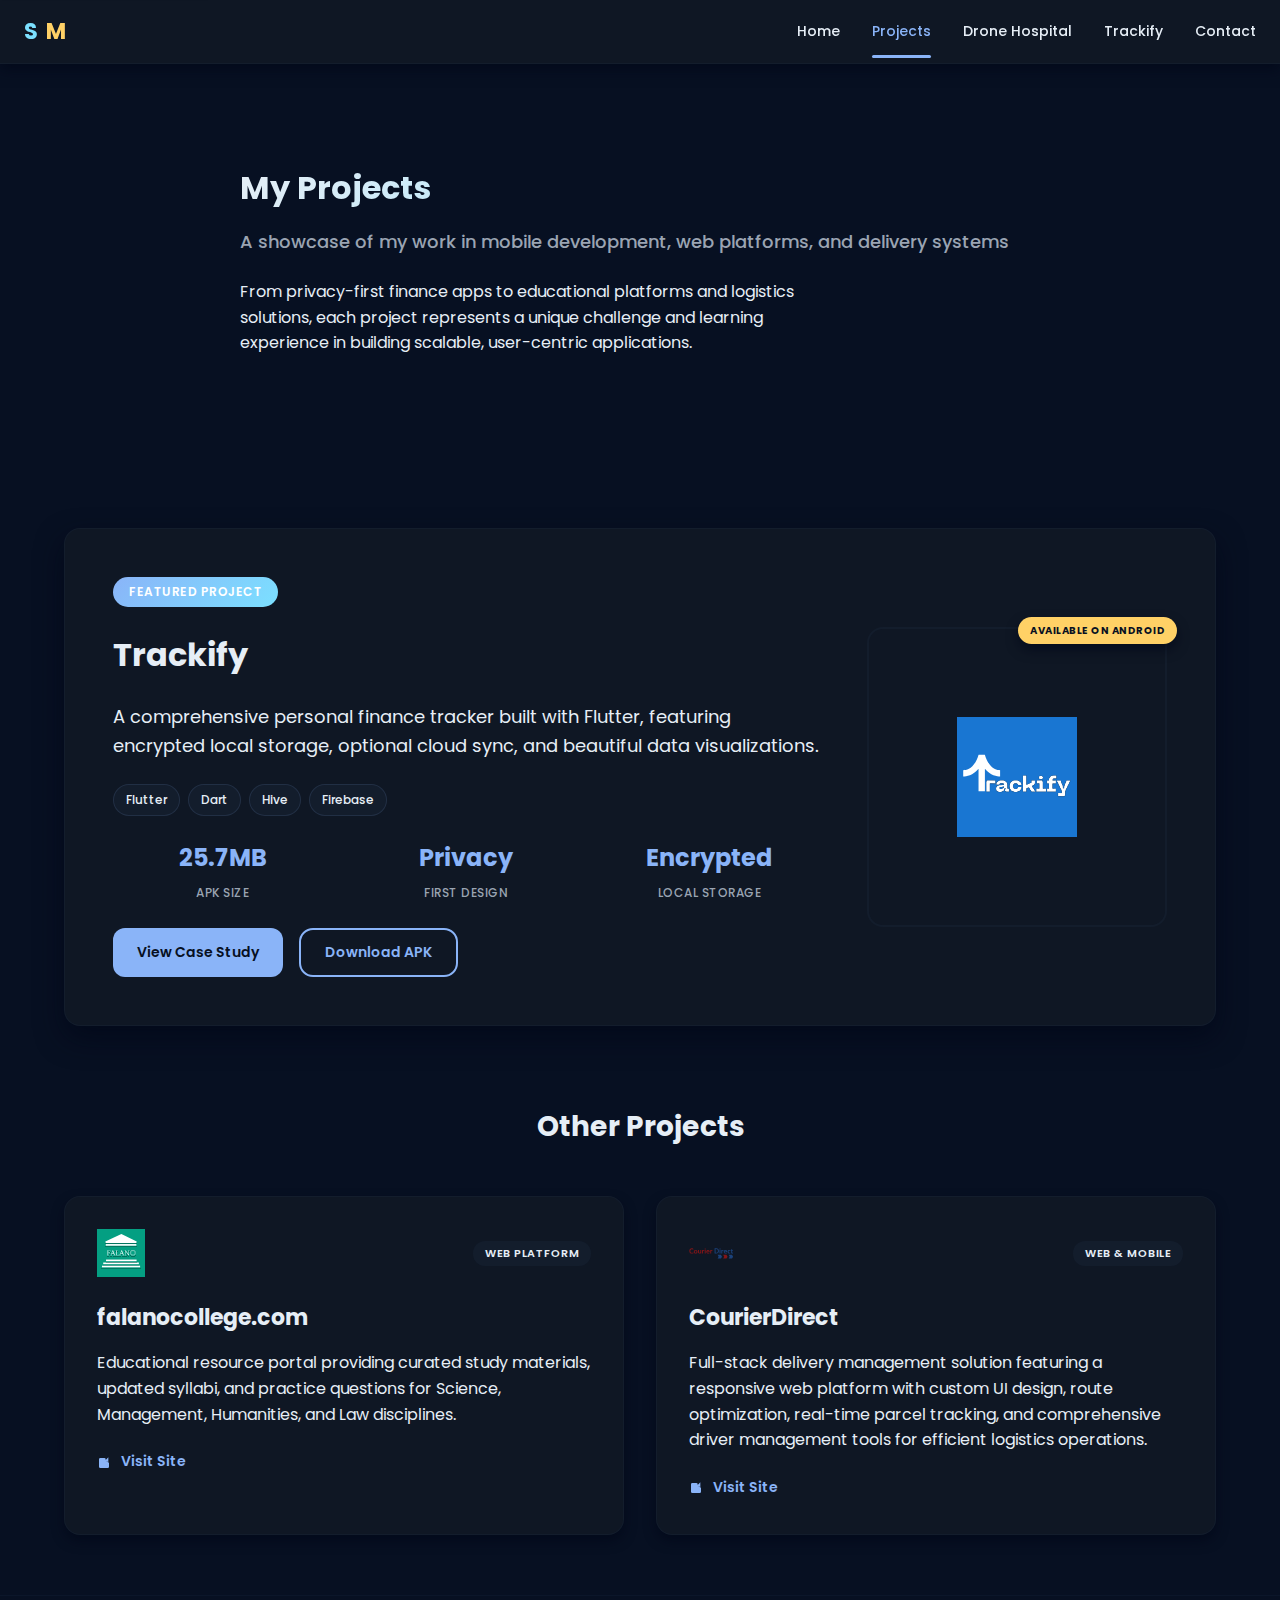
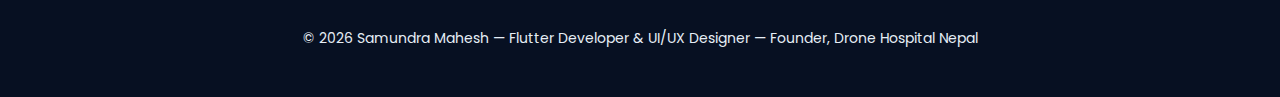
<file: projects.html>
<!DOCTYPE html>
<html lang="en">
<head>
    <meta charset="UTF-8">
    <meta name="viewport" content="width=device-width, initial-scale=1.0">
    <meta name="description" content="Projects by Samundra Mahesh — Flutter apps, web platforms, and delivery systems.">
    <title>Projects — Samundra Mahesh</title>
    <link rel="icon" href="favicon-trans.svg" type="image/svg+xml">
    <link href="https://fonts.googleapis.com/css2?family=Poppins:wght@300;400;500;600;700&display=swap" rel="stylesheet">
    <link rel="stylesheet" href="styles.css">
</head>
<body>
    <a href="#main-content" class="skip-link">Skip to main content</a>

    <header>
        <a href="index.html" class="nav-brand">
            <span class="s">S</span><span class="m">M</span>
        </a>
        <nav class="desktop">
            <a href="index.html">Home</a>
            <a href="projects.html">Projects</a>
            <a href="drone-hospital.html">Drone Hospital</a>
            <a href="trackify.html">Trackify</a>
            <a href="contact.html">Contact</a>
        </nav>
        <button class="menu-toggle" aria-label="Toggle navigation menu" aria-expanded="false">
            <span></span>
            <span></span>
            <span></span>
        </button>
    </header>

    <div class="mobile-backdrop"></div>
    <div class="mobile-menu">
        <div class="mobile-menu-header">
            <h2>Menu</h2>
            <button class="mobile-menu-close" aria-label="Close menu">&times;</button>
        </div>
        <nav>
            <a href="index.html">Home</a>
            <a href="projects.html">Projects</a>
            <a href="drone-hospital.html">Drone Hospital</a>
            <a href="trackify.html">Trackify</a>
            <a href="contact.html">Contact</a>
        </nav>
    </div>

    <main id="main-content">
        <!-- HERO SECTION -->
        <section class="hero">
            <div class="hero-content">
                <h1>My Projects</h1>
                <p class="hero-subtitle">A showcase of my work in mobile development, web platforms, and delivery systems</p>
                <p class="hero-description">From privacy-first finance apps to educational platforms and logistics solutions, each project represents a unique challenge and learning experience in building scalable, user-centric applications.</p>
            </div>
        </section>

        <!-- PROJECTS SHOWCASE -->
        <section class="container">
            <div class="projects-showcase">
                <!-- FEATURED PROJECT -->
                <div class="featured-project-card">
                    <div class="featured-project-content">
                        <div class="project-category">Featured Project</div>
                        <h2>Trackify</h2>
                        <p class="project-description">A comprehensive personal finance tracker built with Flutter, featuring encrypted local storage, optional cloud sync, and beautiful data visualizations.</p>

                        <div class="project-tech-stack">
                            <span class="tech-tag">Flutter</span>
                            <span class="tech-tag">Dart</span>
                            <span class="tech-tag">Hive</span>
                            <span class="tech-tag">Firebase</span>
                        </div>

                        <div class="project-stats">
                            <div class="stat">
                                <span class="stat-number">25.7MB</span>
                                <span class="stat-label">APK Size</span>
                            </div>
                            <div class="stat">
                                <span class="stat-number">Privacy</span>
                                <span class="stat-label">First Design</span>
                            </div>
                            <div class="stat">
                                <span class="stat-number">Encrypted</span>
                                <span class="stat-label">Local Storage</span>
                            </div>
                        </div>

                        <div class="project-actions">
                            <a href="trackify.html" class="btn btn-primary">View Case Study</a>
                            <a href="trackify-test.apk" download class="btn btn-secondary">Download APK</a>
                        </div>
                    </div>
                    <div class="featured-project-image">
                        <img src="trackify.svg" alt="Trackify app logo">
                        <div class="project-badge">Available on Android</div>
                    </div>
                </div>

                <!-- OTHER PROJECTS GRID -->
                <h2 class="section-title">Other Projects</h2>
                <div class="projects-grid">
                    <div class="project-item">
                        <div class="project-header">
                            <img src="falano.svg" alt="Falanocollege logo" class="project-logo">
                            <div class="project-category-tag">Web Platform</div>
                        </div>
                        <div class="project-content">
                            <h3>falanocollege.com</h3>
                            <p>Educational resource portal providing curated study materials, updated syllabi, and practice questions for Science, Management, Humanities, and Law disciplines.</p>
                            <div class="project-links">
                                <a href="https://falanocollege.com" target="_blank" rel="noopener noreferrer" class="project-link">
                                    <svg width="16" height="16" viewBox="0 0 24 24" fill="currentColor">
                                        <path d="M18 13v6a2 2 0 0 1-2 2H5a2 2 0 0 1-2-2V8a2 2 0 0 1 2-2h6a2 2 0 0 1 2 2v1l4-4v7l-4-2z"/>
                                    </svg>
                                    Visit Site
                                </a>
                            </div>
                        </div>
                    </div>

                    <div class="project-item">
                        <div class="project-header">
                            <img src="courierdirect.svg" alt="CourierDirect logo" class="project-logo">
                            <div class="project-category-tag">Web & Mobile</div>
                        </div>
                        <div class="project-content">
                            <h3>CourierDirect</h3>
                            <p>Full-stack delivery management solution featuring a responsive web platform with custom UI design, route optimization, real-time parcel tracking, and comprehensive driver management tools for efficient logistics operations.</p>
                            <div class="project-links">
                                <a href="https://courierdirect.com" target="_blank" rel="noopener noreferrer" class="project-link">
                                    <svg width="16" height="16" viewBox="0 0 24 24" fill="currentColor">
                                        <path d="M18 13v6a2 2 0 0 1-2 2H5a2 2 0 0 1-2-2V8a2 2 0 0 1 2-2h6a2 2 0 0 1 2 2v1l4-4v7l-4-2z"/>
                                    </svg>
                                    Visit Site
                                </a>
                            </div>
                        </div>
                    </div>
                </div>
            </div>
        </section>
    </main>

    <footer>
        <p>&copy; <span id="year"></span> Samundra Mahesh — Flutter Developer & UI/UX Designer — Founder, Drone Hospital Nepal</p>
    </footer>

    <script src="js/main.js"></script>
    <script>
        document.getElementById('year').textContent = new Date().getFullYear();
    </script>
</body>
</html>
</file>
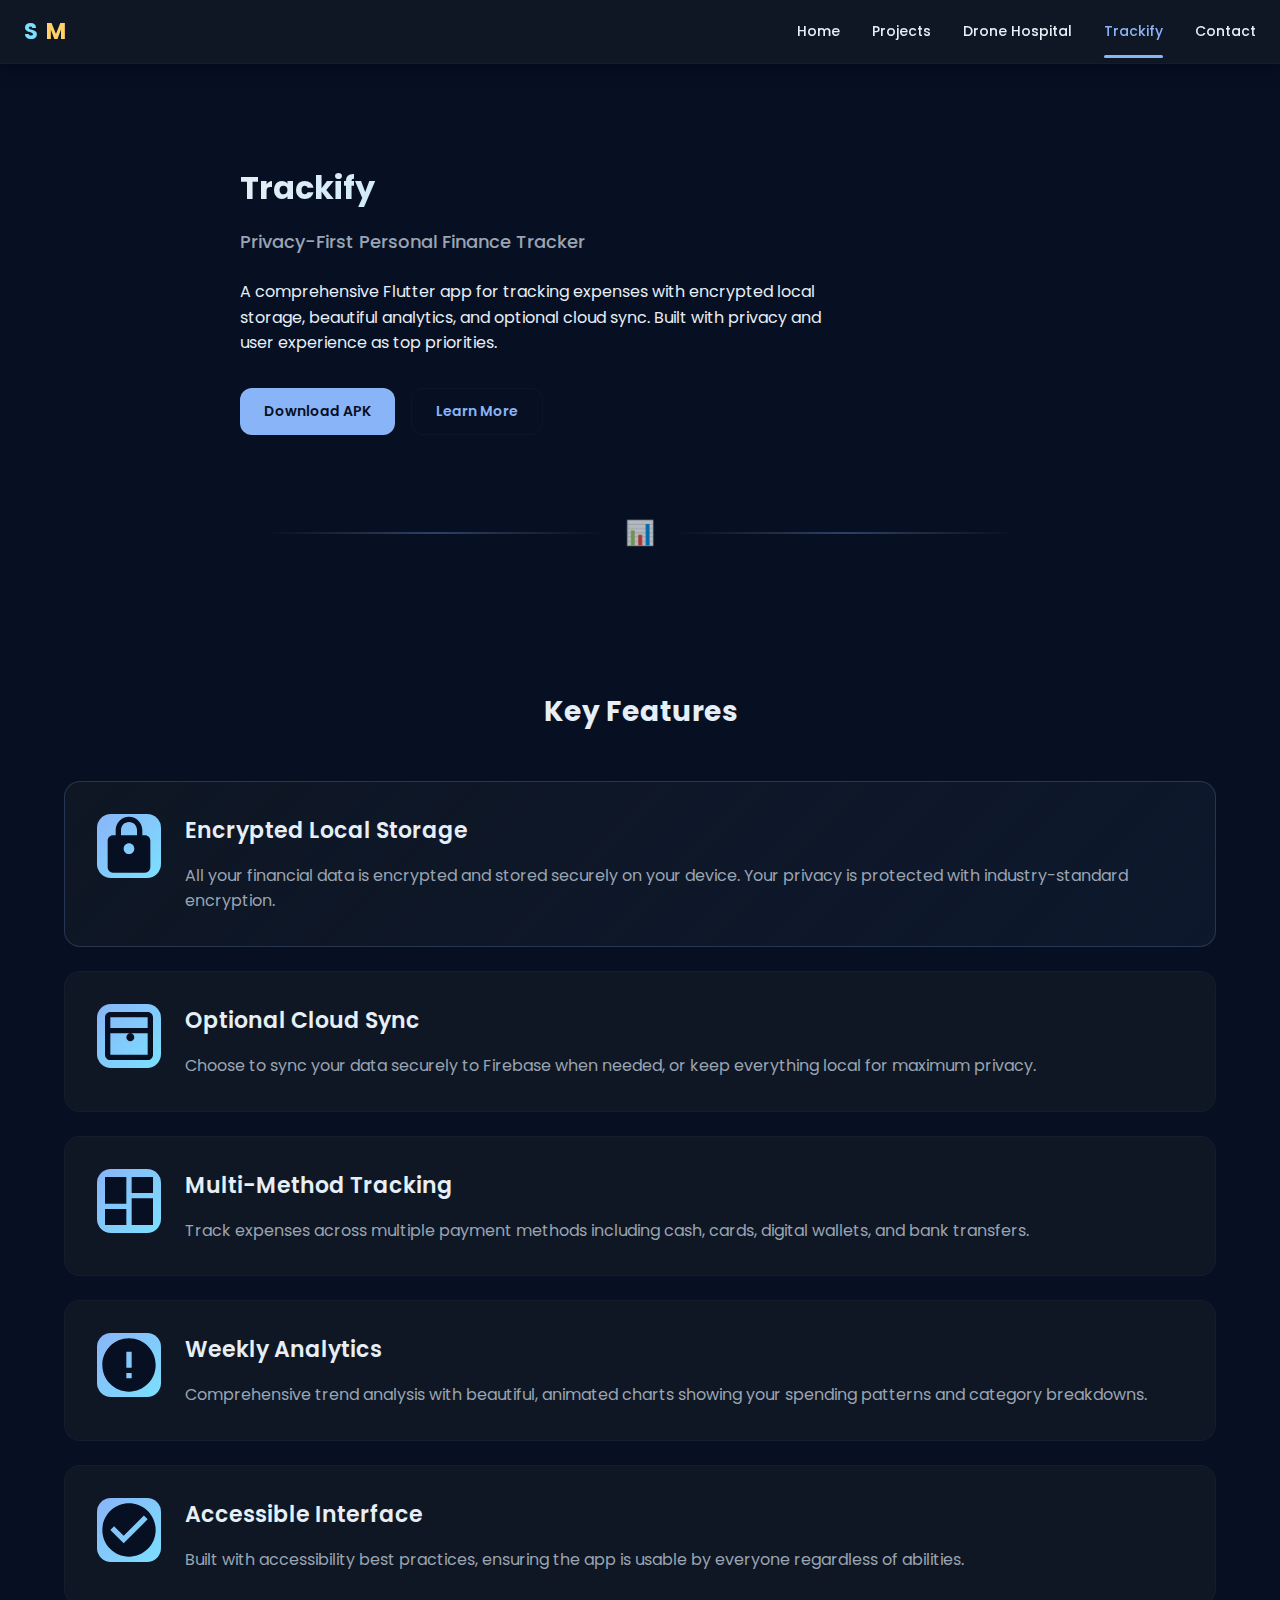
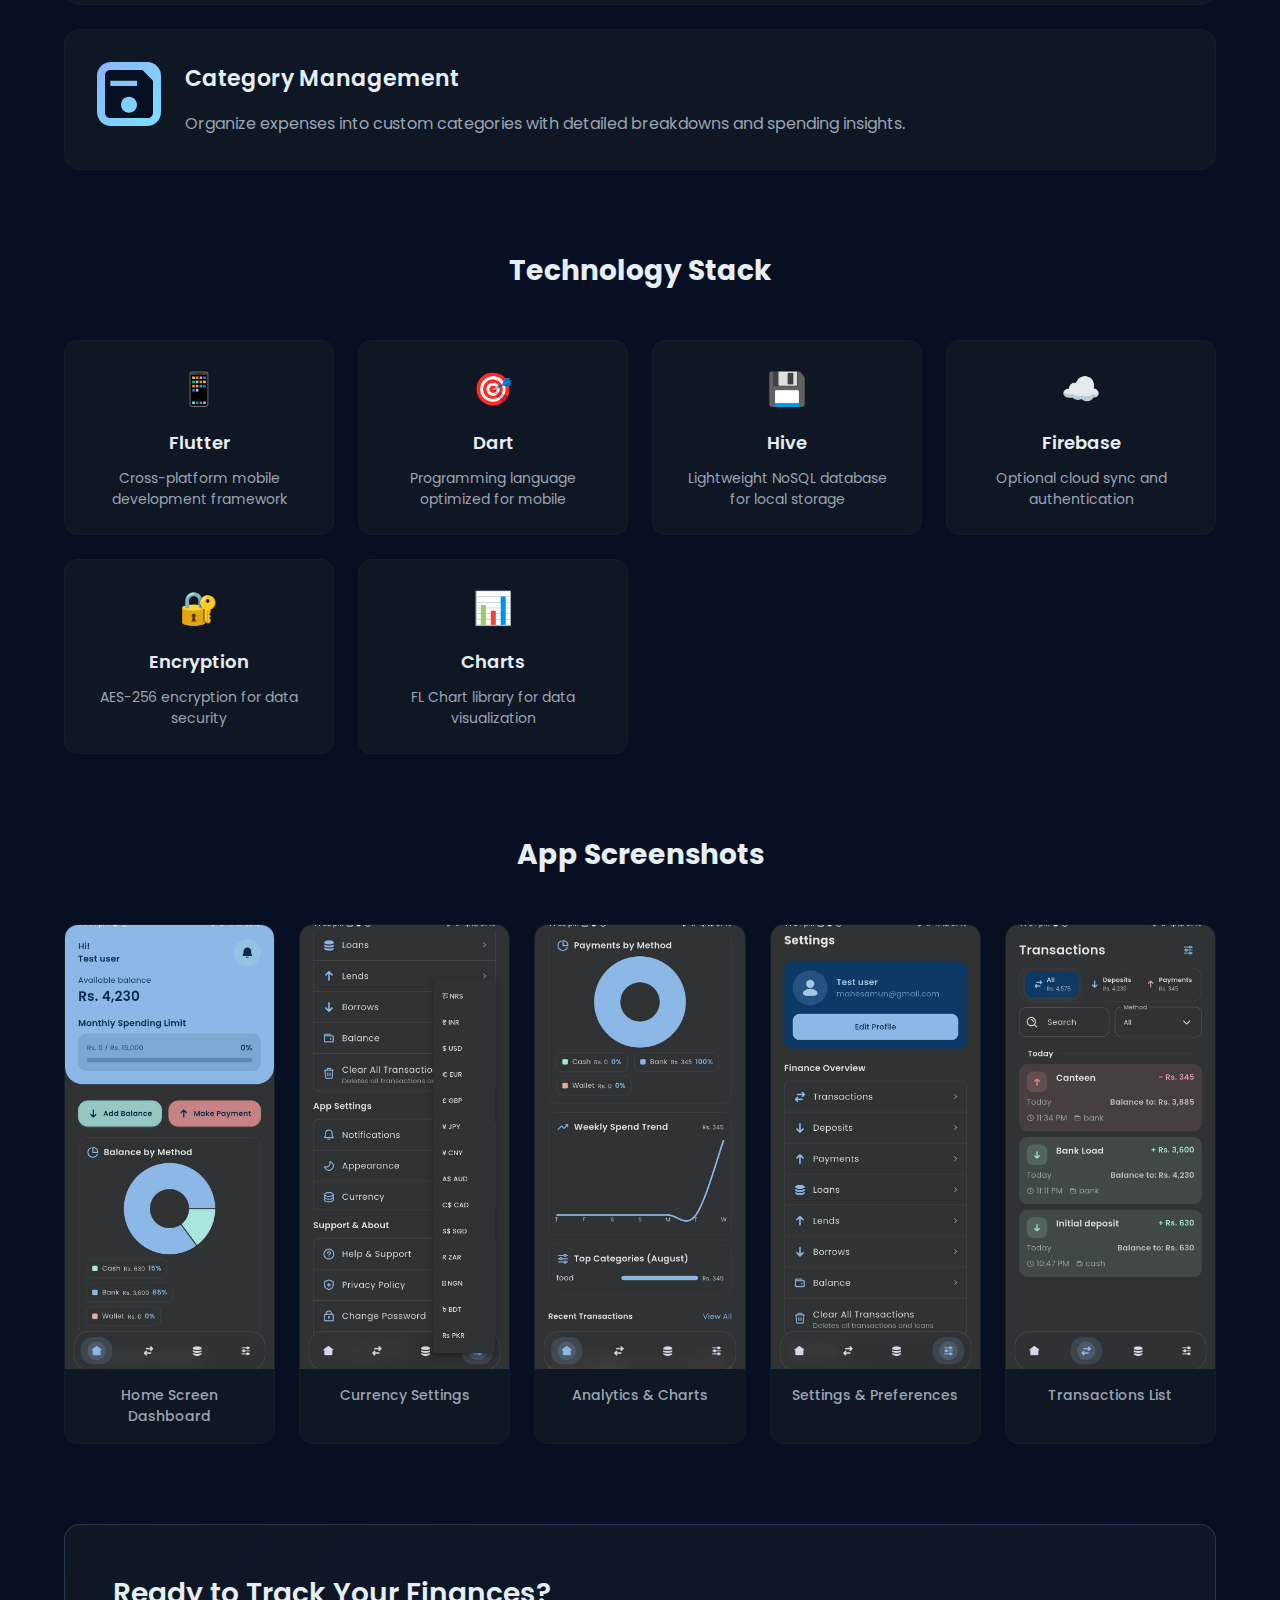
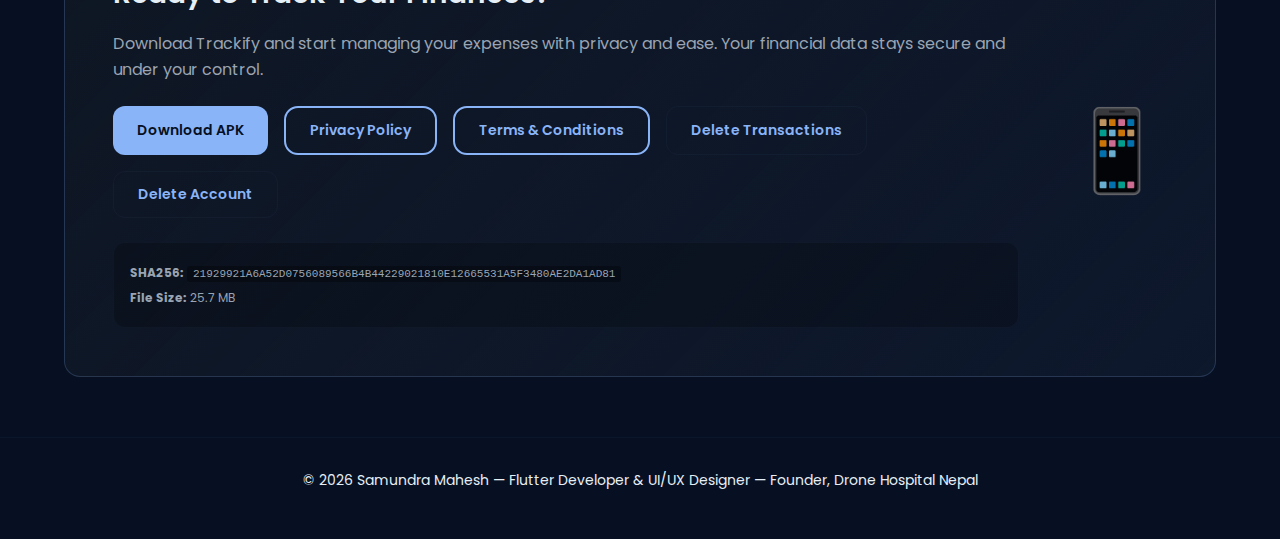
<file: trackify.html>
<!DOCTYPE html>
<html lang="en">
<head>
    <meta charset="UTF-8">
    <meta name="viewport" content="width=device-width, initial-scale=1.0">
    <meta name="description" content="Trackify — A privacy-first personal finance tracker built with Flutter.">
    <title>Trackify — Personal Finance Tracker Case Study</title>
    <link rel="icon" href="favicon-trans.svg" type="image/svg+xml">
    <link href="https://fonts.googleapis.com/css2?family=Poppins:wght@300;400;500;600;700&display=swap" rel="stylesheet">
    <link rel="stylesheet" href="styles.css">
</head>
<body>
    <a href="#main-content" class="skip-link">Skip to main content</a>

    <header>
        <a href="index.html" class="nav-brand">
            <span class="s">S</span><span class="m">M</span>
        </a>
        <nav class="desktop">
            <a href="index.html">Home</a>
            <a href="projects.html">Projects</a>
            <a href="drone-hospital.html">Drone Hospital</a>
            <a href="trackify.html">Trackify</a>
            <a href="contact.html">Contact</a>
        </nav>
        <button class="menu-toggle" aria-label="Toggle navigation menu" aria-expanded="false">
            <span></span>
            <span></span>
            <span></span>
        </button>
    </header>

    <div class="mobile-backdrop"></div>
    <div class="mobile-menu">
        <div class="mobile-menu-header">
            <h2>Menu</h2>
            <button class="mobile-menu-close" aria-label="Close menu">&times;</button>
        </div>
        <nav>
            <a href="index.html">Home</a>
            <a href="projects.html">Projects</a>
            <a href="drone-hospital.html">Drone Hospital</a>
            <a href="trackify.html">Trackify</a>
            <a href="contact.html">Contact</a>
        </nav>
    </div>

    <main id="main-content">
        <!-- HERO SECTION -->
        <section class="hero">
            <div class="hero-content">
                <h1>Trackify</h1>
                <p class="hero-subtitle">Privacy-First Personal Finance Tracker</p>
                <p class="hero-description">A comprehensive Flutter app for tracking expenses with encrypted local storage, beautiful analytics, and optional cloud sync. Built with privacy and user experience as top priorities.</p>
                <div class="hero-buttons">
                    <a href="trackify-test.apk" download class="btn btn-primary">Download APK</a>
                    <a href="#features" class="btn btn-ghost">Learn More</a>
                </div>
            </div>
        </section>

        <!-- SECTION DIVIDER -->
        <div class="section-divider">
            <div class="divider-line"></div>
            <div class="divider-icon">📊</div>
            <div class="divider-line"></div>
        </div>

        <!-- FEATURES SHOWCASE -->
        <section class="container" id="features">
            <div class="features-showcase">
                <h2 class="section-title">Key Features</h2>
                <div class="features-grid">
                    <div class="feature-item featured-feature">
                        <div class="feature-icon">
                            <svg viewBox="0 0 24 24" fill="currentColor">
                                <path d="M18 8h-1V6c0-2.76-2.24-5-5-5S7 3.24 7 6v2H6c-1.1 0-2 .9-2 2v10c0 1.1.9 2 2 2h12c1.1 0 2-.9 2-2V10c0-1.1-.9-2-2-2zM9 6c0-1.66 1.34-3 3-3s3 1.34 3 3v2H9V6zm3 9c-1.1 0-2-.9-2-2s.9-2 2-2 2 .9 2 2-.9 2-2 2z"/>
                            </svg>
                        </div>
                        <div class="feature-content">
                            <h3>Encrypted Local Storage</h3>
                            <p>All your financial data is encrypted and stored securely on your device. Your privacy is protected with industry-standard encryption.</p>
                        </div>
                    </div>

                    <div class="feature-item">
                        <div class="feature-icon">
                            <svg viewBox="0 0 24 24" fill="currentColor">
                                <path d="M19 3H5c-1.1 0-2 .9-2 2v14c0 1.1.9 2 2 2h14c1.1 0 2-.9 2-2V5c0-1.1-.9-2-2-2zm-5 9.5c0 .83-.67 1.5-1.5 1.5S11 13.33 11 12.5s.67-1.5 1.5-1.5 1.5.67 1.5 1.5zM5 5h14v4h-14V5zm14 14H5v-8h14v8z"/>
                            </svg>
                        </div>
                        <div class="feature-content">
                            <h3>Optional Cloud Sync</h3>
                            <p>Choose to sync your data securely to Firebase when needed, or keep everything local for maximum privacy.</p>
                        </div>
                    </div>

                    <div class="feature-item">
                        <div class="feature-icon">
                            <svg viewBox="0 0 24 24" fill="currentColor">
                                <path d="M3 13h8V3H3v10zm0 8h8v-6H3v6zm10 0h8V11h-8v10zm0-18v6h8V3h-8z"/>
                            </svg>
                        </div>
                        <div class="feature-content">
                            <h3>Multi-Method Tracking</h3>
                            <p>Track expenses across multiple payment methods including cash, cards, digital wallets, and bank transfers.</p>
                        </div>
                    </div>

                    <div class="feature-item">
                        <div class="feature-icon">
                            <svg viewBox="0 0 24 24" fill="currentColor">
                                <path d="M12 2C6.48 2 2 6.48 2 12s4.48 10 10 10 10-4.48 10-10S17.52 2 12 2zm1 15h-2v-2h2v2zm0-4h-2V7h2v6z"/>
                            </svg>
                        </div>
                        <div class="feature-content">
                            <h3>Weekly Analytics</h3>
                            <p>Comprehensive trend analysis with beautiful, animated charts showing your spending patterns and category breakdowns.</p>
                        </div>
                    </div>

                    <div class="feature-item">
                        <div class="feature-icon">
                            <svg viewBox="0 0 24 24" fill="currentColor">
                                <path d="M12 2C6.48 2 2 6.48 2 12s4.48 10 10 10 10-4.48 10-10S17.52 2 12 2zm-2 15l-5-5 1.41-1.41L10 14.17l7.59-7.59L19 8l-9 9z"/>
                            </svg>
                        </div>
                        <div class="feature-content">
                            <h3>Accessible Interface</h3>
                            <p>Built with accessibility best practices, ensuring the app is usable by everyone regardless of abilities.</p>
                        </div>
                    </div>

                    <div class="feature-item">
                        <div class="feature-icon">
                            <svg viewBox="0 0 24 24" fill="currentColor">
                                <path d="M17 3H5c-1.11 0-2 .9-2 2v14c0 1.1.89 2 2 2h14c1.11 0 2-.9 2-2V7l-4-4zm-5 16c-1.66 0-3-1.34-3-3s1.34-3 3-3 3 1.34 3 3-1.34 3-3 3zm3-10H5V7h10v2z"/>
                            </svg>
                        </div>
                        <div class="feature-content">
                            <h3>Category Management</h3>
                            <p>Organize expenses into custom categories with detailed breakdowns and spending insights.</p>
                        </div>
                    </div>
                </div>

                <!-- TECH STACK -->
                <div class="tech-stack-section">
                    <h2 class="section-title">Technology Stack</h2>
                    <div class="tech-stack-grid">
                        <div class="tech-item">
                            <div class="tech-icon">📱</div>
                            <h4>Flutter</h4>
                            <p>Cross-platform mobile development framework</p>
                        </div>
                        <div class="tech-item">
                            <div class="tech-icon">🎯</div>
                            <h4>Dart</h4>
                            <p>Programming language optimized for mobile</p>
                        </div>
                        <div class="tech-item">
                            <div class="tech-icon">💾</div>
                            <h4>Hive</h4>
                            <p>Lightweight NoSQL database for local storage</p>
                        </div>
                        <div class="tech-item">
                            <div class="tech-icon">☁️</div>
                            <h4>Firebase</h4>
                            <p>Optional cloud sync and authentication</p>
                        </div>
                        <div class="tech-item">
                            <div class="tech-icon">🔐</div>
                            <h4>Encryption</h4>
                            <p>AES-256 encryption for data security</p>
                        </div>
                        <div class="tech-item">
                            <div class="tech-icon">📊</div>
                            <h4>Charts</h4>
                            <p>FL Chart library for data visualization</p>
                        </div>
                    </div>
                </div>

                <!-- APP SCREENSHOTS -->
                <div class="screenshots-section">
                    <h2 class="section-title">App Screenshots</h2>
                    <div class="screenshots-grid">
                        <div class="screenshot-item">
                            <img src="homescreen.jpg" alt="Trackify home screen showing main dashboard" loading="lazy">
                            <p class="screenshot-caption">Home Screen Dashboard</p>
                        </div>
                        <div class="screenshot-item">
                            <img src="currencyset.jpg" alt="Trackify currency settings screen" loading="lazy">
                            <p class="screenshot-caption">Currency Settings</p>
                        </div>
                        <div class="screenshot-item">
                            <img src="analytics.jpg" alt="Trackify analytics and charts screen" loading="lazy">
                            <p class="screenshot-caption">Analytics & Charts</p>
                        </div>
                        <div class="screenshot-item">
                            <img src="settings.jpg" alt="Trackify settings and preferences screen" loading="lazy">
                            <p class="screenshot-caption">Settings & Preferences</p>
                        </div>
                        <div class="screenshot-item">
                            <img src="transactions.jpg" alt="Trackify transactions list screen" loading="lazy">
                            <p class="screenshot-caption">Transactions List</p>
                        </div>
                    </div>
                </div>

                <!-- DOWNLOAD CTA -->
                <div class="download-cta">
                    <div class="cta-content">
                        <h2>Ready to Track Your Finances?</h2>
                        <p>Download Trackify and start managing your expenses with privacy and ease. Your financial data stays secure and under your control.</p>
                        <div class="cta-buttons">
                            <a href="trackify-test.apk" download class="btn btn-primary">Download APK</a>
                            <a href="trackify/privacy-policy.html" class="btn btn-secondary">Privacy Policy</a>
                            <a href="trackify/terms-and-conditions.html" class="btn btn-secondary">Terms & Conditions</a>
                            <a href="trackify/transactions-deletion.html" class="btn btn-ghost">Delete Transactions</a>
                            <a href="trackify/user-deletion.html" class="btn btn-ghost">Delete Account</a>
                        </div>
                        <div class="apk-info">
                            <p><strong>SHA256:</strong> <code>21929921A6A52D0756089566B4B44229021810E12665531A5F3480AE2DA1AD81</code></p>
                            <p><strong>File Size:</strong> 25.7 MB</p>
                        </div>
                    </div>
                    <div class="cta-image">
                        <div class="app-icon">📱</div>
                    </div>
                </div>
            </div>
        </section>
    </main>

    <footer>
        <p>&copy; <span id="year"></span> Samundra Mahesh — Flutter Developer & UI/UX Designer — Founder, Drone Hospital Nepal</p>
    </footer>

    <script src="js/main.js"></script>
    <script>
        document.getElementById('year').textContent = new Date().getFullYear();
    </script>
</body>
</html>
</file>
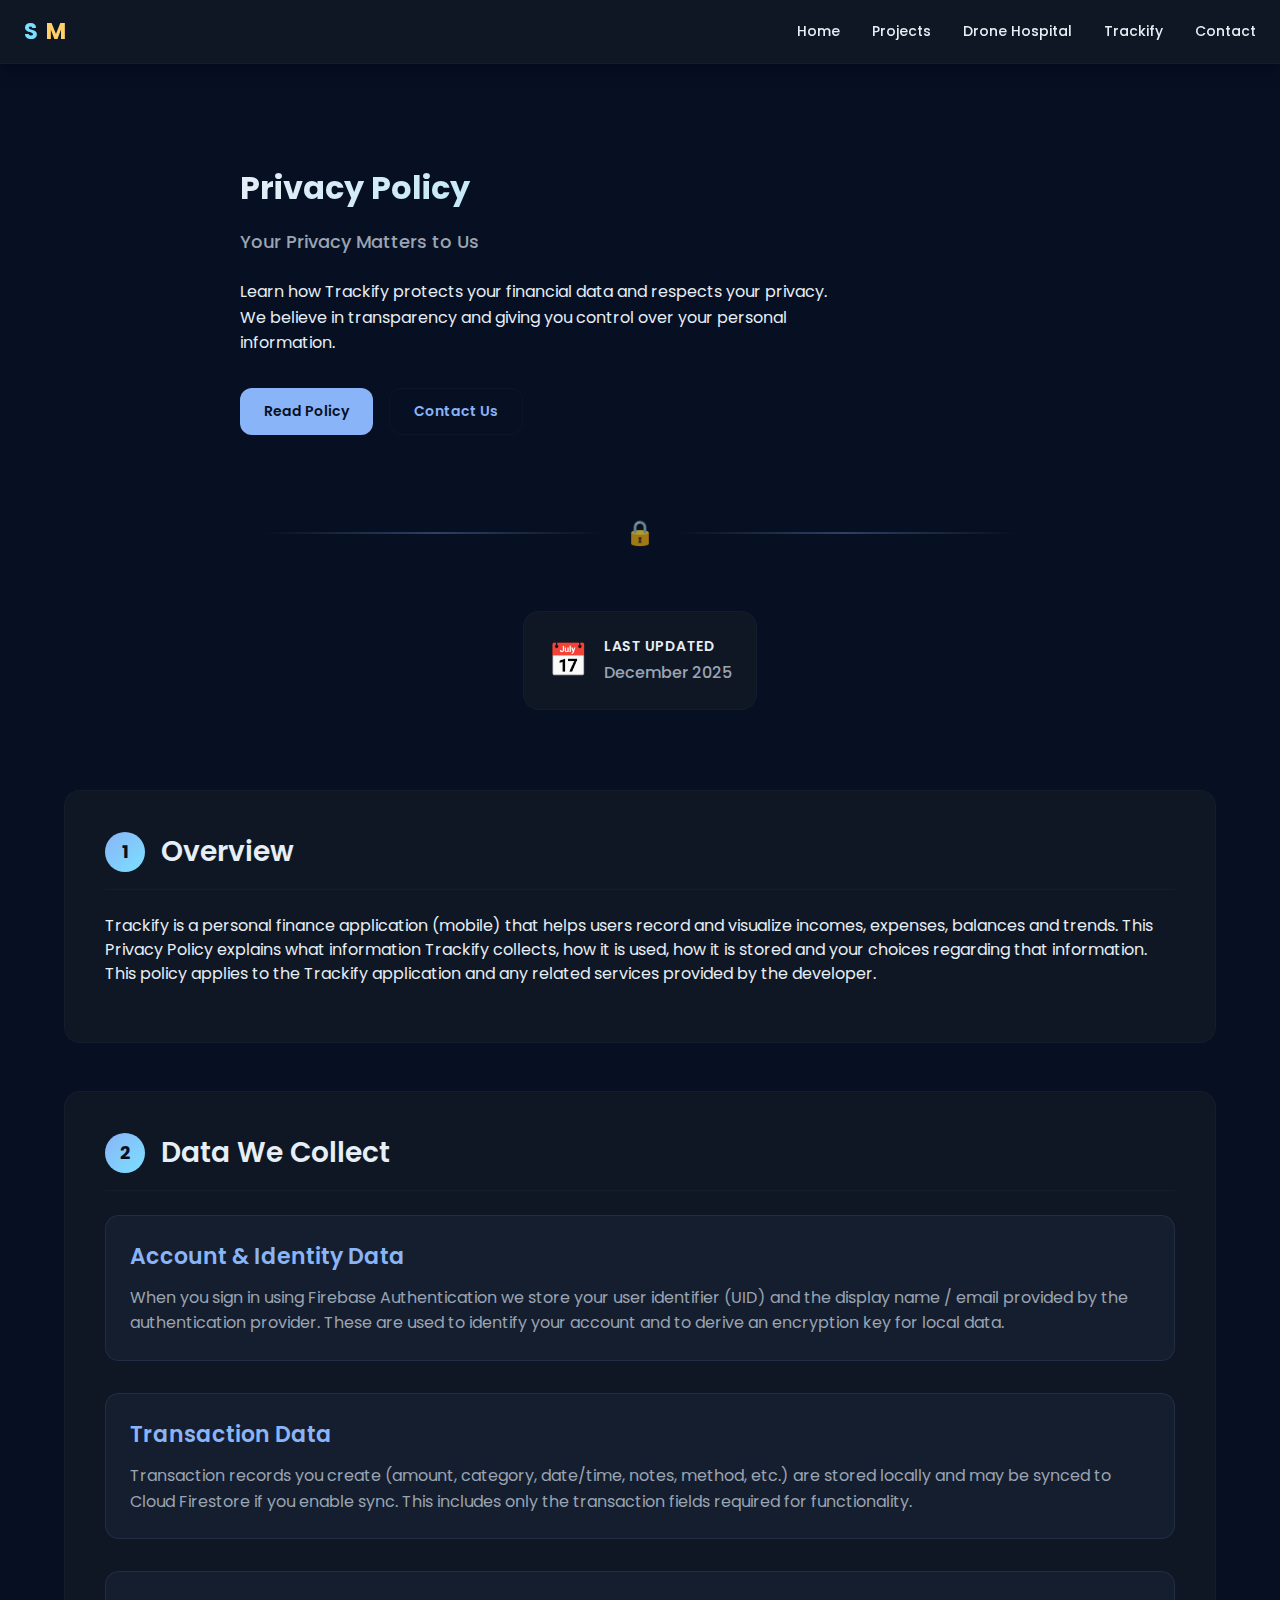
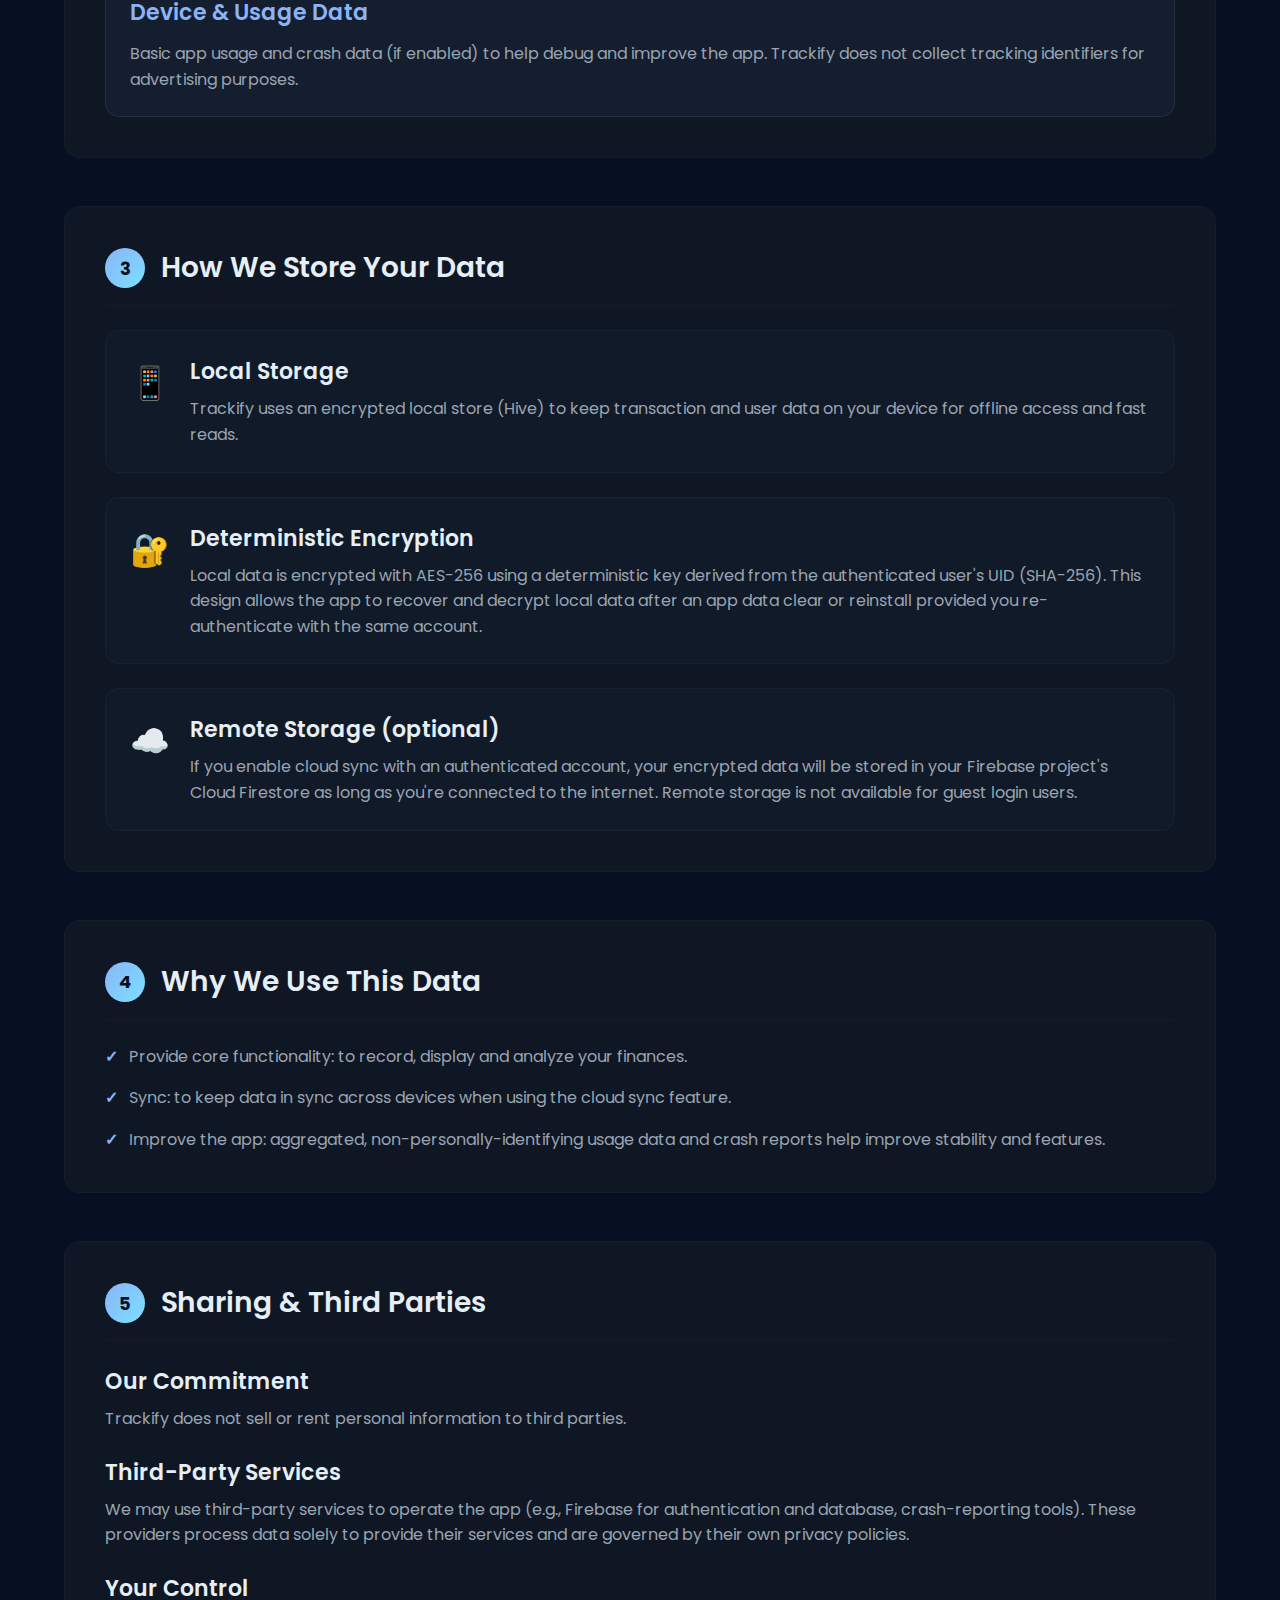
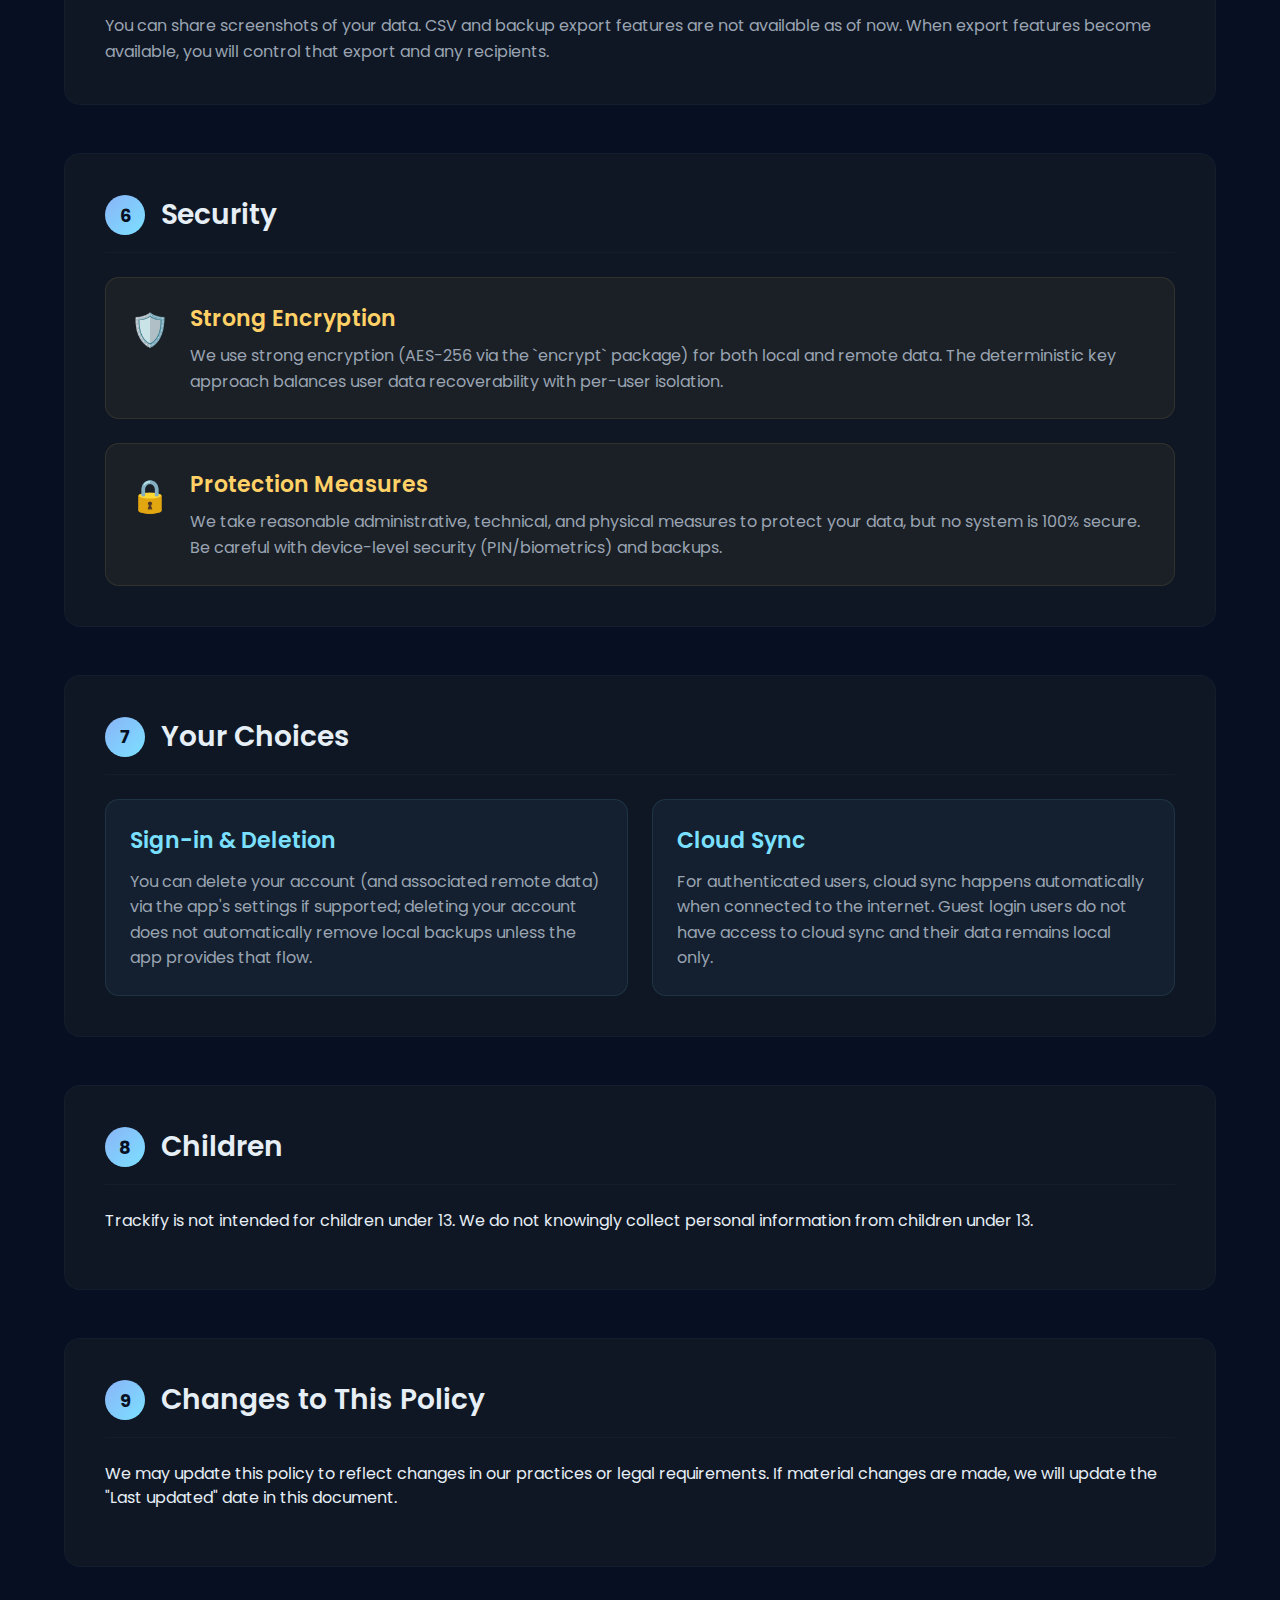
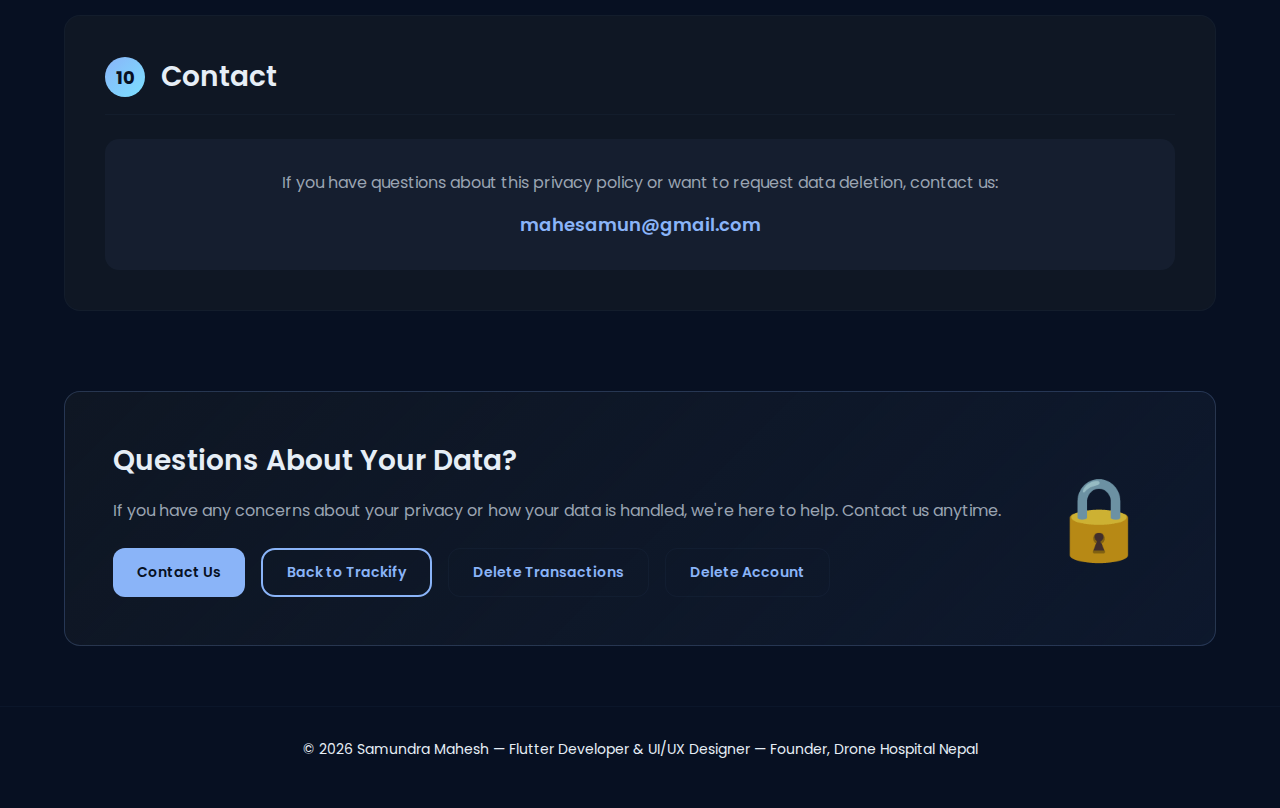
<file: trackify/privacy-policy.html>
<!DOCTYPE html>
<html lang="en">
<head>
    <meta charset="UTF-8">
    <meta name="viewport" content="width=device-width, initial-scale=1.0">
    <meta name="description" content="Trackify Privacy Policy — How we protect your financial data.">
    <title>Trackify — Privacy Policy</title>
    <link rel="icon" href="../favicon-trans.svg" type="image/svg+xml">
    <link href="https://fonts.googleapis.com/css2?family=Poppins:wght@300;400;500;600;700&display=swap" rel="stylesheet">
    <link rel="stylesheet" href="../styles.css">
</head>
<body>
    <a href="#main-content" class="skip-link">Skip to main content</a>

    <header>
        <a href="../index.html" class="nav-brand">
            <span class="s">S</span><span class="m">M</span>
        </a>
        <nav class="desktop">
            <a href="../index.html">Home</a>
            <a href="../projects.html">Projects</a>
            <a href="../drone-hospital.html">Drone Hospital</a>
            <a href="../trackify.html">Trackify</a>
            <a href="../contact.html">Contact</a>
        </nav>
        <button class="menu-toggle" aria-label="Toggle navigation menu" aria-expanded="false">
            <span></span>
            <span></span>
            <span></span>
        </button>
    </header>

    <div class="mobile-backdrop"></div>
    <div class="mobile-menu">
        <div class="mobile-menu-header">
            <h2>Menu</h2>
            <button class="mobile-menu-close" aria-label="Close menu">&times;</button>
        </div>
        <nav>
            <a href="../index.html">Home</a>
            <a href="../projects.html">Projects</a>
            <a href="../drone-hospital.html">Drone Hospital</a>
            <a href="../trackify.html">Trackify</a>
            <a href="../contact.html">Contact</a>
        </nav>
    </div>

    <main id="main-content">
        <!-- HERO SECTION -->
        <section class="hero">
            <div class="hero-content">
                <h1>Privacy Policy</h1>
                <p class="hero-subtitle">Your Privacy Matters to Us</p>
                <p class="hero-description">Learn how Trackify protects your financial data and respects your privacy. We believe in transparency and giving you control over your personal information.</p>
                <div class="hero-buttons">
                    <a href="#privacy-content" class="btn btn-primary">Read Policy</a>
                    <a href="../contact.html" class="btn btn-ghost">Contact Us</a>
                </div>
            </div>
        </section>

        <!-- SECTION DIVIDER -->
        <div class="section-divider">
            <div class="divider-line"></div>
            <div class="divider-icon">🔒</div>
            <div class="divider-line"></div>
        </div>

        <!-- PRIVACY POLICY CONTENT -->
        <section class="container" id="privacy-content">
            <div class="privacy-showcase">
                <!-- LAST UPDATED -->
                <div class="privacy-meta">
                    <div class="meta-card">
                        <div class="meta-icon">📅</div>
                        <div class="meta-content">
                            <h3>Last Updated</h3>
                            <p>December 2025</p>
                        </div>
                    </div>
                </div>

                <!-- OVERVIEW -->
                <div class="privacy-section">
                    <div class="section-header">
                        <div class="section-number">1</div>
                        <h2>Overview</h2>
                    </div>
                    <div class="section-content">
                        <p>Trackify is a personal finance application (mobile) that helps users record and visualize incomes, expenses, balances and trends. This Privacy Policy explains what information Trackify collects, how it is used, how it is stored and your choices regarding that information. This policy applies to the Trackify application and any related services provided by the developer.</p>
                    </div>
                </div>

                <!-- DATA WE COLLECT -->
                <div class="privacy-section">
                    <div class="section-header">
                        <div class="section-number">2</div>
                        <h2>Data We Collect</h2>
                    </div>
                    <div class="section-content">
                        <div class="data-categories">
                            <div class="data-category">
                                <h3>Account & Identity Data</h3>
                                <p>When you sign in using Firebase Authentication we store your user identifier (UID) and the display name / email provided by the authentication provider. These are used to identify your account and to derive an encryption key for local data.</p>
                            </div>
                            <div class="data-category">
                                <h3>Transaction Data</h3>
                                <p>Transaction records you create (amount, category, date/time, notes, method, etc.) are stored locally and may be synced to Cloud Firestore if you enable sync. This includes only the transaction fields required for functionality.</p>
                            </div>
                            <div class="data-category">
                                <h3>Device & Usage Data</h3>
                                <p>Basic app usage and crash data (if enabled) to help debug and improve the app. Trackify does not collect tracking identifiers for advertising purposes.</p>
                            </div>
                        </div>
                    </div>
                </div>

                <!-- HOW WE STORE DATA -->
                <div class="privacy-section">
                    <div class="section-header">
                        <div class="section-number">3</div>
                        <h2>How We Store Your Data</h2>
                    </div>
                    <div class="section-content">
                        <div class="storage-methods">
                            <div class="storage-method">
                                <div class="storage-icon">📱</div>
                                <div class="storage-content">
                                    <h3>Local Storage</h3>
                                    <p>Trackify uses an encrypted local store (Hive) to keep transaction and user data on your device for offline access and fast reads.</p>
                                </div>
                            </div>
                            <div class="storage-method">
                                <div class="storage-icon">🔐</div>
                                <div class="storage-content">
                                    <h3>Deterministic Encryption</h3>
                                    <p>Local data is encrypted with AES-256 using a deterministic key derived from the authenticated user's UID (SHA-256). This design allows the app to recover and decrypt local data after an app data clear or reinstall provided you re-authenticate with the same account.</p>
                                </div>
                            </div>
                            <div class="storage-method">
                                <div class="storage-icon">☁️</div>
                                <div class="storage-content">
                                    <h3>Remote Storage (optional)</h3>
                                    <p>If you enable cloud sync with an authenticated account, your encrypted data will be stored in your Firebase project's Cloud Firestore as long as you're connected to the internet. Remote storage is not available for guest login users.</p>
                                </div>
                            </div>
                        </div>
                    </div>
                </div>

                <!-- WHY WE USE DATA -->
                <div class="privacy-section">
                    <div class="section-header">
                        <div class="section-number">4</div>
                        <h2>Why We Use This Data</h2>
                    </div>
                    <div class="section-content">
                        <ul class="usage-list">
                            <li>Provide core functionality: to record, display and analyze your finances.</li>
                            <li>Sync: to keep data in sync across devices when using the cloud sync feature.</li>
                            <li>Improve the app: aggregated, non-personally-identifying usage data and crash reports help improve stability and features.</li>
                        </ul>
                    </div>
                </div>

                <!-- SHARING & THIRD PARTIES -->
                <div class="privacy-section">
                    <div class="section-header">
                        <div class="section-number">5</div>
                        <h2>Sharing & Third Parties</h2>
                    </div>
                    <div class="section-content">
                        <div class="sharing-info">
                            <div class="sharing-item">
                                <h3>Our Commitment</h3>
                                <p>Trackify does not sell or rent personal information to third parties.</p>
                            </div>
                            <div class="sharing-item">
                                <h3>Third-Party Services</h3>
                                <p>We may use third-party services to operate the app (e.g., Firebase for authentication and database, crash-reporting tools). These providers process data solely to provide their services and are governed by their own privacy policies.</p>
                            </div>
                            <div class="sharing-item">
                                <h3>Your Control</h3>
                                <p>You can share screenshots of your data. CSV and backup export features are not available as of now. When export features become available, you will control that export and any recipients.</p>
                            </div>
                        </div>
                    </div>
                </div>

                <!-- SECURITY -->
                <div class="privacy-section">
                    <div class="section-header">
                        <div class="section-number">6</div>
                        <h2>Security</h2>
                    </div>
                    <div class="section-content">
                        <div class="security-measures">
                            <div class="security-item">
                                <div class="security-icon">🛡️</div>
                                <div class="security-content">
                                    <h3>Strong Encryption</h3>
                                    <p>We use strong encryption (AES-256 via the `encrypt` package) for both local and remote data. The deterministic key approach balances user data recoverability with per-user isolation.</p>
                                </div>
                            </div>
                            <div class="security-item">
                                <div class="security-icon">🔒</div>
                                <div class="security-content">
                                    <h3>Protection Measures</h3>
                                    <p>We take reasonable administrative, technical, and physical measures to protect your data, but no system is 100% secure. Be careful with device-level security (PIN/biometrics) and backups.</p>
                                </div>
                            </div>
                        </div>
                    </div>
                </div>

                <!-- YOUR CHOICES -->
                <div class="privacy-section">
                    <div class="section-header">
                        <div class="section-number">7</div>
                        <h2>Your Choices</h2>
                    </div>
                    <div class="section-content">
                        <div class="choices-grid">
                            <div class="choice-item">
                                <h3>Sign-in & Deletion</h3>
                                <p>You can delete your account (and associated remote data) via the app's settings if supported; deleting your account does not automatically remove local backups unless the app provides that flow.</p>
                            </div>
                            <div class="choice-item">
                                <h3>Cloud Sync</h3>
                                <p>For authenticated users, cloud sync happens automatically when connected to the internet. Guest login users do not have access to cloud sync and their data remains local only.</p>
                            </div>
                        </div>
                    </div>
                </div>

                <!-- CHILDREN -->
                <div class="privacy-section">
                    <div class="section-header">
                        <div class="section-number">8</div>
                        <h2>Children</h2>
                    </div>
                    <div class="section-content">
                        <p>Trackify is not intended for children under 13. We do not knowingly collect personal information from children under 13.</p>
                    </div>
                </div>

                <!-- CHANGES TO POLICY -->
                <div class="privacy-section">
                    <div class="section-header">
                        <div class="section-number">9</div>
                        <h2>Changes to This Policy</h2>
                    </div>
                    <div class="section-content">
                        <p>We may update this policy to reflect changes in our practices or legal requirements. If material changes are made, we will update the "Last updated" date in this document.</p>
                    </div>
                </div>

                <!-- CONTACT -->
                <div class="privacy-section">
                    <div class="section-header">
                        <div class="section-number">10</div>
                        <h2>Contact</h2>
                    </div>
                    <div class="section-content">
                        <div class="contact-privacy">
                            <p>If you have questions about this privacy policy or want to request data deletion, contact us:</p>
                            <a href="mailto:mahesamun@gmail.com" class="contact-link-privacy">mahesamun@gmail.com</a>
                        </div>
                    </div>
                </div>

                <!-- BACK TO TRACKIFY CTA -->
                <div class="privacy-cta">
                    <div class="cta-content">
                        <h2>Questions About Your Data?</h2>
                        <p>If you have any concerns about your privacy or how your data is handled, we're here to help. Contact us anytime.</p>
                        <div class="cta-buttons">
                            <a href="mailto:mahesamun@gmail.com" class="btn btn-primary">Contact Us</a>
                            <a href="../trackify.html" class="btn btn-secondary">Back to Trackify</a>
                            <a href="transactions-deletion.html" class="btn btn-ghost">Delete Transactions</a>
                            <a href="user-deletion.html" class="btn btn-ghost">Delete Account</a>
                        </div>
                    </div>
                    <div class="cta-image">
                        <div class="privacy-icon-large">🔒</div>
                    </div>
                </div>
            </div>
        </section>
    </main>

    <footer>
        <p>&copy; <span id="year"></span> Samundra Mahesh — Flutter Developer & UI/UX Designer — Founder, Drone Hospital Nepal</p>
    </footer>

    <script src="../js/main.js"></script>
    <script>
        document.getElementById('year').textContent = new Date().getFullYear();
    </script>
</body>
</html>
</file>
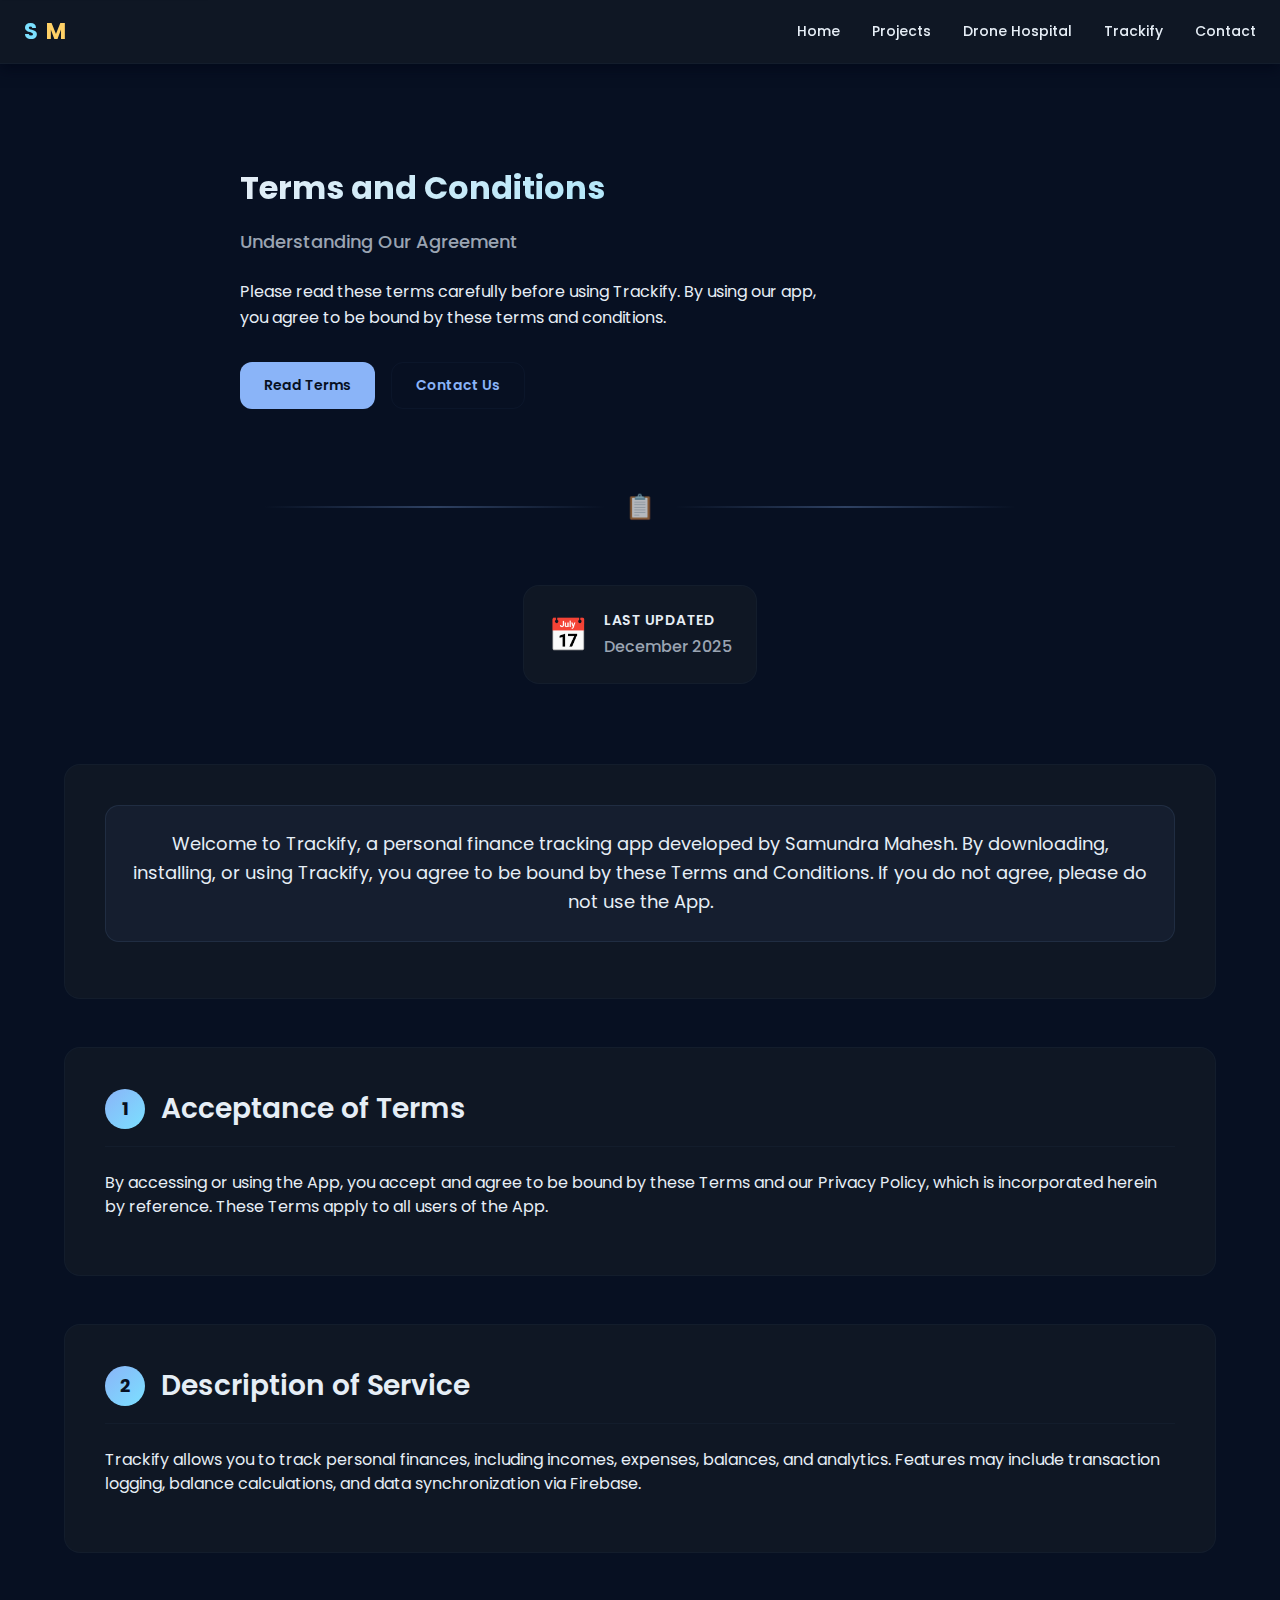
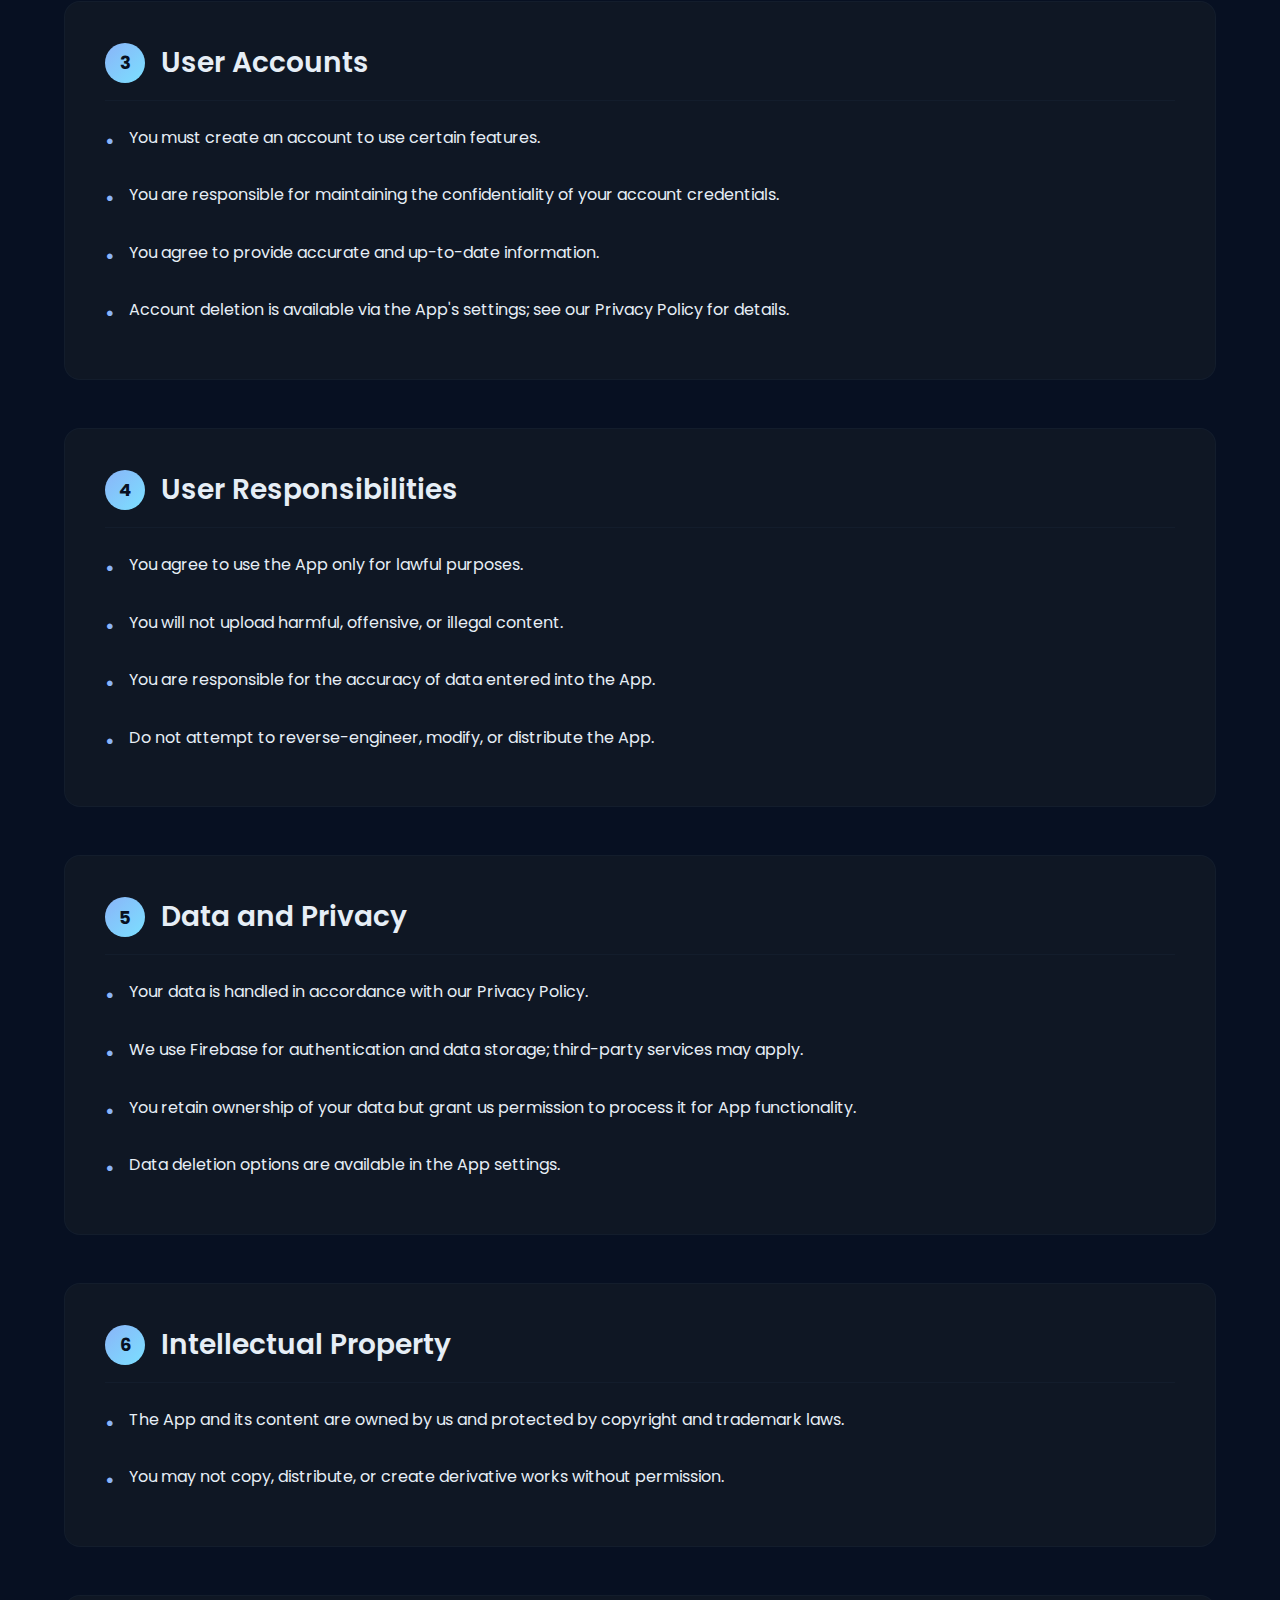
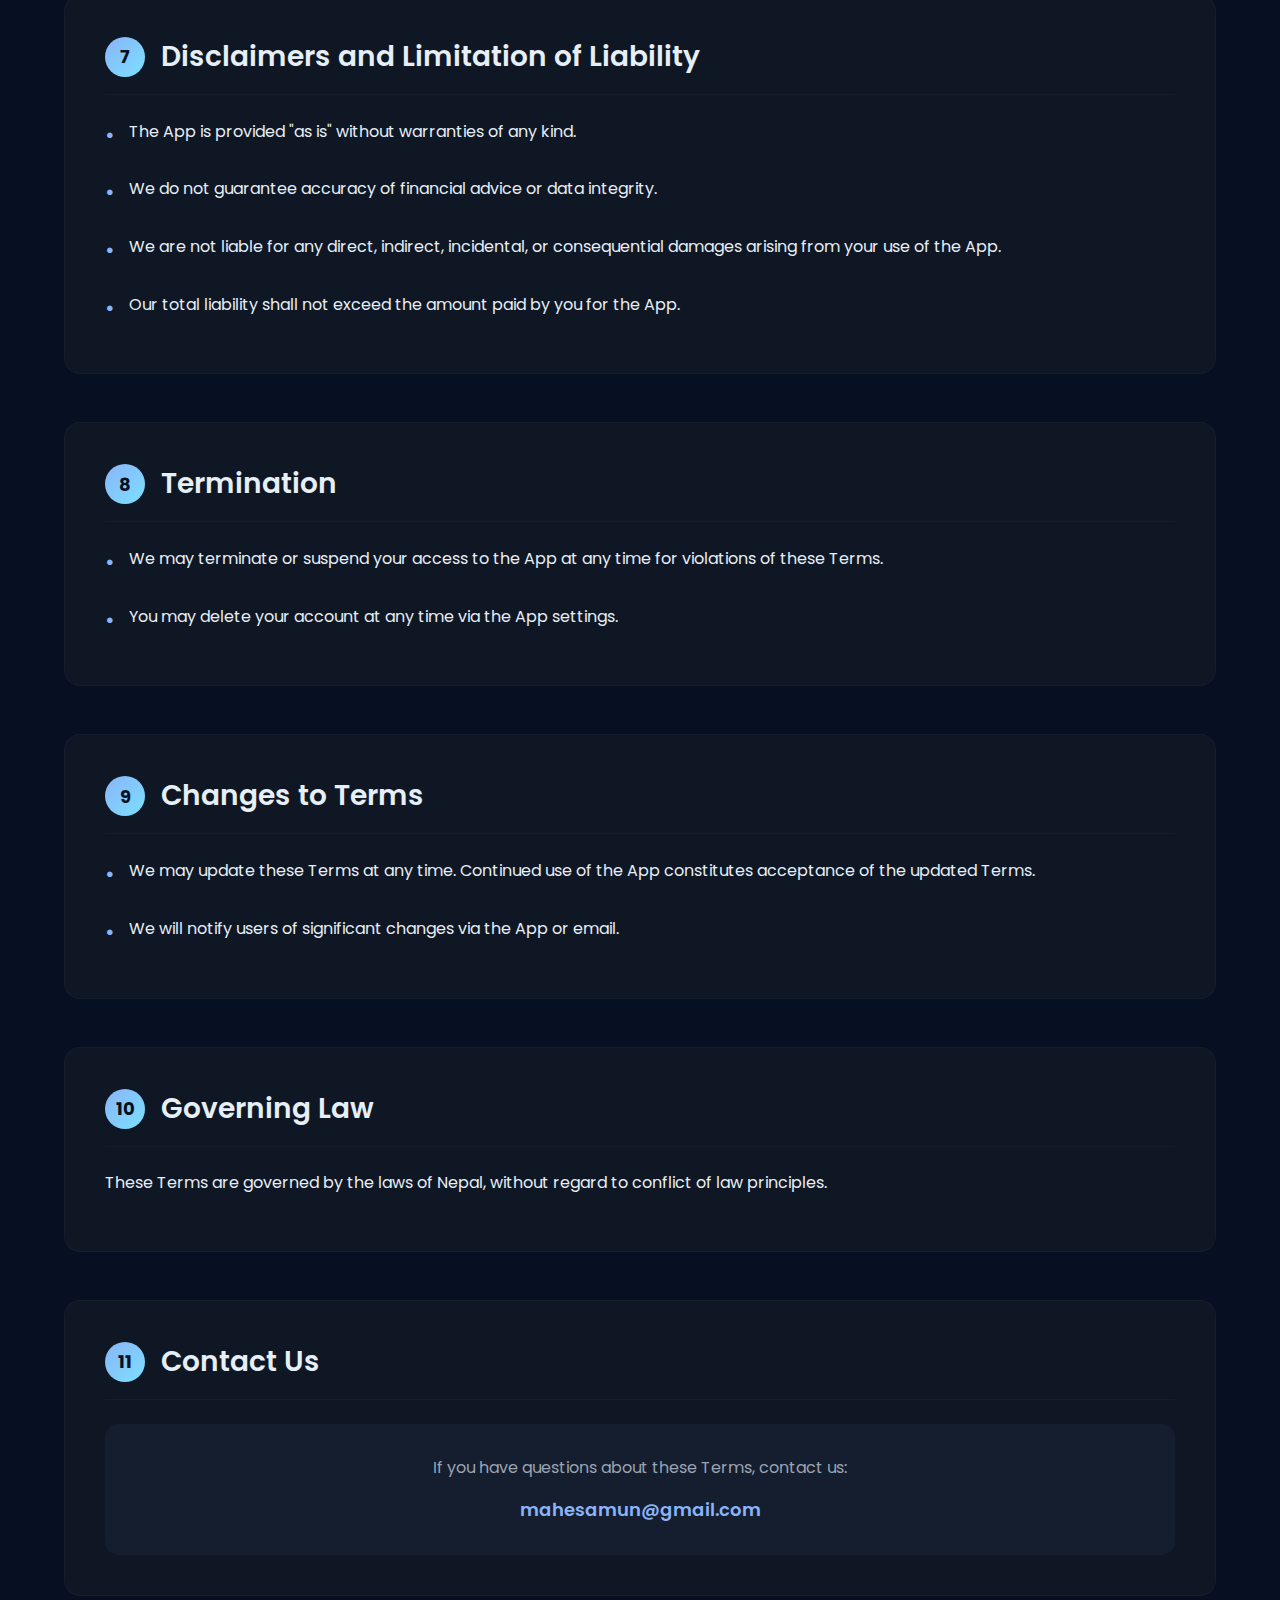
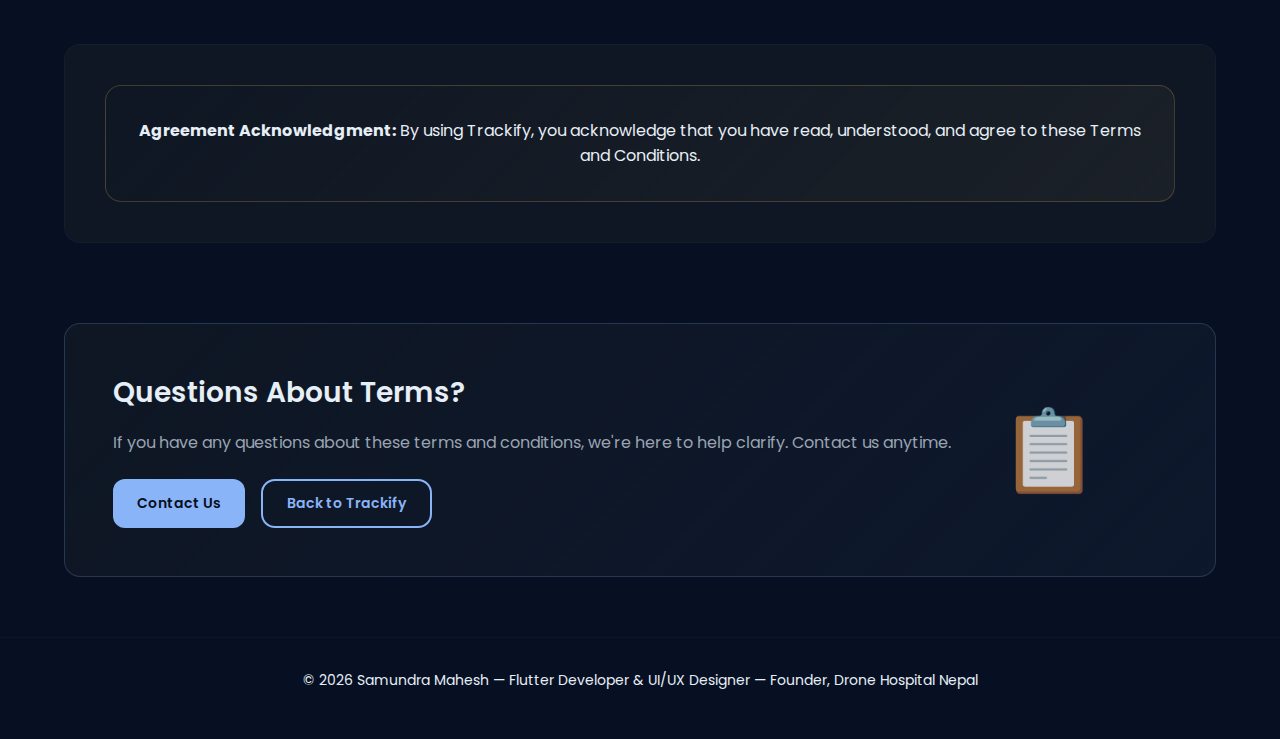
<file: trackify/terms-and-conditions.html>
<!DOCTYPE html>
<html lang="en">
<head>
    <meta charset="UTF-8">
    <meta name="viewport" content="width=device-width, initial-scale=1.0">
    <meta name="description" content="Trackify Terms and Conditions — Legal terms for using our finance tracking app.">
    <title>Trackify — Terms and Conditions</title>
    <link rel="icon" href="../favicon-trans.svg" type="image/svg+xml">
    <link href="https://fonts.googleapis.com/css2?family=Poppins:wght@300;400;500;600;700&display=swap" rel="stylesheet">
    <link rel="stylesheet" href="../styles.css">
</head>
<body>
    <a href="#main-content" class="skip-link">Skip to main content</a>

    <header>
        <a href="../index.html" class="nav-brand">
            <span class="s">S</span><span class="m">M</span>
        </a>
        <nav class="desktop">
            <a href="../index.html">Home</a>
            <a href="../projects.html">Projects</a>
            <a href="../drone-hospital.html">Drone Hospital</a>
            <a href="../trackify.html">Trackify</a>
            <a href="../contact.html">Contact</a>
        </nav>
        <button class="menu-toggle" aria-label="Toggle navigation menu" aria-expanded="false">
            <span></span>
            <span></span>
            <span></span>
        </button>
    </header>

    <div class="mobile-backdrop"></div>
    <div class="mobile-menu">
        <div class="mobile-menu-header">
            <h2>Menu</h2>
            <button class="mobile-menu-close" aria-label="Close menu">&times;</button>
        </div>
        <nav>
            <a href="../index.html">Home</a>
            <a href="../projects.html">Projects</a>
            <a href="../drone-hospital.html">Drone Hospital</a>
            <a href="../trackify.html">Trackify</a>
            <a href="../contact.html">Contact</a>
        </nav>
    </div>

    <main id="main-content">
        <!-- HERO SECTION -->
        <section class="hero">
            <div class="hero-content">
                <h1>Terms and Conditions</h1>
                <p class="hero-subtitle">Understanding Our Agreement</p>
                <p class="hero-description">Please read these terms carefully before using Trackify. By using our app, you agree to be bound by these terms and conditions.</p>
                <div class="hero-buttons">
                    <a href="#terms-content" class="btn btn-primary">Read Terms</a>
                    <a href="../contact.html" class="btn btn-ghost">Contact Us</a>
                </div>
            </div>
        </section>

        <!-- SECTION DIVIDER -->
        <div class="section-divider">
            <div class="divider-line"></div>
            <div class="divider-icon">📋</div>
            <div class="divider-line"></div>
        </div>

        <!-- TERMS AND CONDITIONS CONTENT -->
        <section class="container" id="terms-content">
            <div class="privacy-showcase">
                <!-- LAST UPDATED -->
                <div class="privacy-meta">
                    <div class="meta-card">
                        <div class="meta-icon">📅</div>
                        <div class="meta-content">
                            <h3>Last Updated</h3>
                            <p>December 2025</p>
                        </div>
                    </div>
                </div>

                <!-- WELCOME -->
                <div class="privacy-section">
                    <div class="section-content">
                        <p class="welcome-text">Welcome to Trackify, a personal finance tracking app developed by Samundra Mahesh. By downloading, installing, or using Trackify, you agree to be bound by these Terms and Conditions. If you do not agree, please do not use the App.</p>
                    </div>
                </div>

                <!-- 1. ACCEPTANCE OF TERMS -->
                <div class="privacy-section">
                    <div class="section-header">
                        <div class="section-number">1</div>
                        <h2>Acceptance of Terms</h2>
                    </div>
                    <div class="section-content">
                        <p>By accessing or using the App, you accept and agree to be bound by these Terms and our Privacy Policy, which is incorporated herein by reference. These Terms apply to all users of the App.</p>
                    </div>
                </div>

                <!-- 2. DESCRIPTION OF SERVICE -->
                <div class="privacy-section">
                    <div class="section-header">
                        <div class="section-number">2</div>
                        <h2>Description of Service</h2>
                    </div>
                    <div class="section-content">
                        <p>Trackify allows you to track personal finances, including incomes, expenses, balances, and analytics. Features may include transaction logging, balance calculations, and data synchronization via Firebase.</p>
                    </div>
                </div>

                <!-- 3. USER ACCOUNTS -->
                <div class="privacy-section">
                    <div class="section-header">
                        <div class="section-number">3</div>
                        <h2>User Accounts</h2>
                    </div>
                    <div class="section-content">
                        <div class="terms-list">
                            <div class="terms-item">
                                <p>You must create an account to use certain features.</p>
                            </div>
                            <div class="terms-item">
                                <p>You are responsible for maintaining the confidentiality of your account credentials.</p>
                            </div>
                            <div class="terms-item">
                                <p>You agree to provide accurate and up-to-date information.</p>
                            </div>
                            <div class="terms-item">
                                <p>Account deletion is available via the App's settings; see our Privacy Policy for details.</p>
                            </div>
                        </div>
                    </div>
                </div>

                <!-- 4. USER RESPONSIBILITIES -->
                <div class="privacy-section">
                    <div class="section-header">
                        <div class="section-number">4</div>
                        <h2>User Responsibilities</h2>
                    </div>
                    <div class="section-content">
                        <div class="terms-list">
                            <div class="terms-item">
                                <p>You agree to use the App only for lawful purposes.</p>
                            </div>
                            <div class="terms-item">
                                <p>You will not upload harmful, offensive, or illegal content.</p>
                            </div>
                            <div class="terms-item">
                                <p>You are responsible for the accuracy of data entered into the App.</p>
                            </div>
                            <div class="terms-item">
                                <p>Do not attempt to reverse-engineer, modify, or distribute the App.</p>
                            </div>
                        </div>
                    </div>
                </div>

                <!-- 5. DATA AND PRIVACY -->
                <div class="privacy-section">
                    <div class="section-header">
                        <div class="section-number">5</div>
                        <h2>Data and Privacy</h2>
                    </div>
                    <div class="section-content">
                        <div class="terms-list">
                            <div class="terms-item">
                                <p>Your data is handled in accordance with our Privacy Policy.</p>
                            </div>
                            <div class="terms-item">
                                <p>We use Firebase for authentication and data storage; third-party services may apply.</p>
                            </div>
                            <div class="terms-item">
                                <p>You retain ownership of your data but grant us permission to process it for App functionality.</p>
                            </div>
                            <div class="terms-item">
                                <p>Data deletion options are available in the App settings.</p>
                            </div>
                        </div>
                    </div>
                </div>

                <!-- 6. INTELLECTUAL PROPERTY -->
                <div class="privacy-section">
                    <div class="section-header">
                        <div class="section-number">6</div>
                        <h2>Intellectual Property</h2>
                    </div>
                    <div class="section-content">
                        <div class="terms-list">
                            <div class="terms-item">
                                <p>The App and its content are owned by us and protected by copyright and trademark laws.</p>
                            </div>
                            <div class="terms-item">
                                <p>You may not copy, distribute, or create derivative works without permission.</p>
                            </div>
                        </div>
                    </div>
                </div>

                <!-- 7. DISCLAIMERS AND LIMITATION OF LIABILITY -->
                <div class="privacy-section">
                    <div class="section-header">
                        <div class="section-number">7</div>
                        <h2>Disclaimers and Limitation of Liability</h2>
                    </div>
                    <div class="section-content">
                        <div class="terms-list">
                            <div class="terms-item">
                                <p>The App is provided "as is" without warranties of any kind.</p>
                            </div>
                            <div class="terms-item">
                                <p>We do not guarantee accuracy of financial advice or data integrity.</p>
                            </div>
                            <div class="terms-item">
                                <p>We are not liable for any direct, indirect, incidental, or consequential damages arising from your use of the App.</p>
                            </div>
                            <div class="terms-item">
                                <p>Our total liability shall not exceed the amount paid by you for the App.</p>
                            </div>
                        </div>
                    </div>
                </div>

                <!-- 8. TERMINATION -->
                <div class="privacy-section">
                    <div class="section-header">
                        <div class="section-number">8</div>
                        <h2>Termination</h2>
                    </div>
                    <div class="section-content">
                        <div class="terms-list">
                            <div class="terms-item">
                                <p>We may terminate or suspend your access to the App at any time for violations of these Terms.</p>
                            </div>
                            <div class="terms-item">
                                <p>You may delete your account at any time via the App settings.</p>
                            </div>
                        </div>
                    </div>
                </div>

                <!-- 9. CHANGES TO TERMS -->
                <div class="privacy-section">
                    <div class="section-header">
                        <div class="section-number">9</div>
                        <h2>Changes to Terms</h2>
                    </div>
                    <div class="section-content">
                        <div class="terms-list">
                            <div class="terms-item">
                                <p>We may update these Terms at any time. Continued use of the App constitutes acceptance of the updated Terms.</p>
                            </div>
                            <div class="terms-item">
                                <p>We will notify users of significant changes via the App or email.</p>
                            </div>
                        </div>
                    </div>
                </div>

                <!-- 10. GOVERNING LAW -->
                <div class="privacy-section">
                    <div class="section-header">
                        <div class="section-number">10</div>
                        <h2>Governing Law</h2>
                    </div>
                    <div class="section-content">
                        <p>These Terms are governed by the laws of Nepal, without regard to conflict of law principles.</p>
                    </div>
                </div>

                <!-- 11. CONTACT US -->
                <div class="privacy-section">
                    <div class="section-header">
                        <div class="section-number">11</div>
                        <h2>Contact Us</h2>
                    </div>
                    <div class="section-content">
                        <div class="contact-privacy">
                            <p>If you have questions about these Terms, contact us:</p>
                            <a href="mailto:mahesamun@gmail.com" class="contact-link-privacy">mahesamun@gmail.com</a>
                        </div>
                    </div>
                </div>

                <!-- AGREEMENT ACKNOWLEDGMENT -->
                <div class="privacy-section">
                    <div class="section-content">
                        <div class="agreement-notice">
                            <p><strong>Agreement Acknowledgment:</strong> By using Trackify, you acknowledge that you have read, understood, and agree to these Terms and Conditions.</p>
                        </div>
                    </div>
                </div>

                <!-- BACK TO TRACKIFY CTA -->
                <div class="privacy-cta">
                    <div class="cta-content">
                        <h2>Questions About Terms?</h2>
                        <p>If you have any questions about these terms and conditions, we're here to help clarify. Contact us anytime.</p>
                        <div class="cta-buttons">
                            <a href="mailto:mahesamun@gmail.com" class="btn btn-primary">Contact Us</a>
                            <a href="../trackify.html" class="btn btn-secondary">Back to Trackify</a>
                        </div>
                    </div>
                    <div class="cta-image">
                        <div class="privacy-icon-large">📋</div>
                    </div>
                </div>
            </div>
        </section>
    </main>

    <footer>
        <p>&copy; <span id="year"></span> Samundra Mahesh — Flutter Developer & UI/UX Designer — Founder, Drone Hospital Nepal</p>
    </footer>

    <script src="../js/main.js"></script>
    <script>
        document.getElementById('year').textContent = new Date().getFullYear();
    </script>
</body>
</html>
</file>
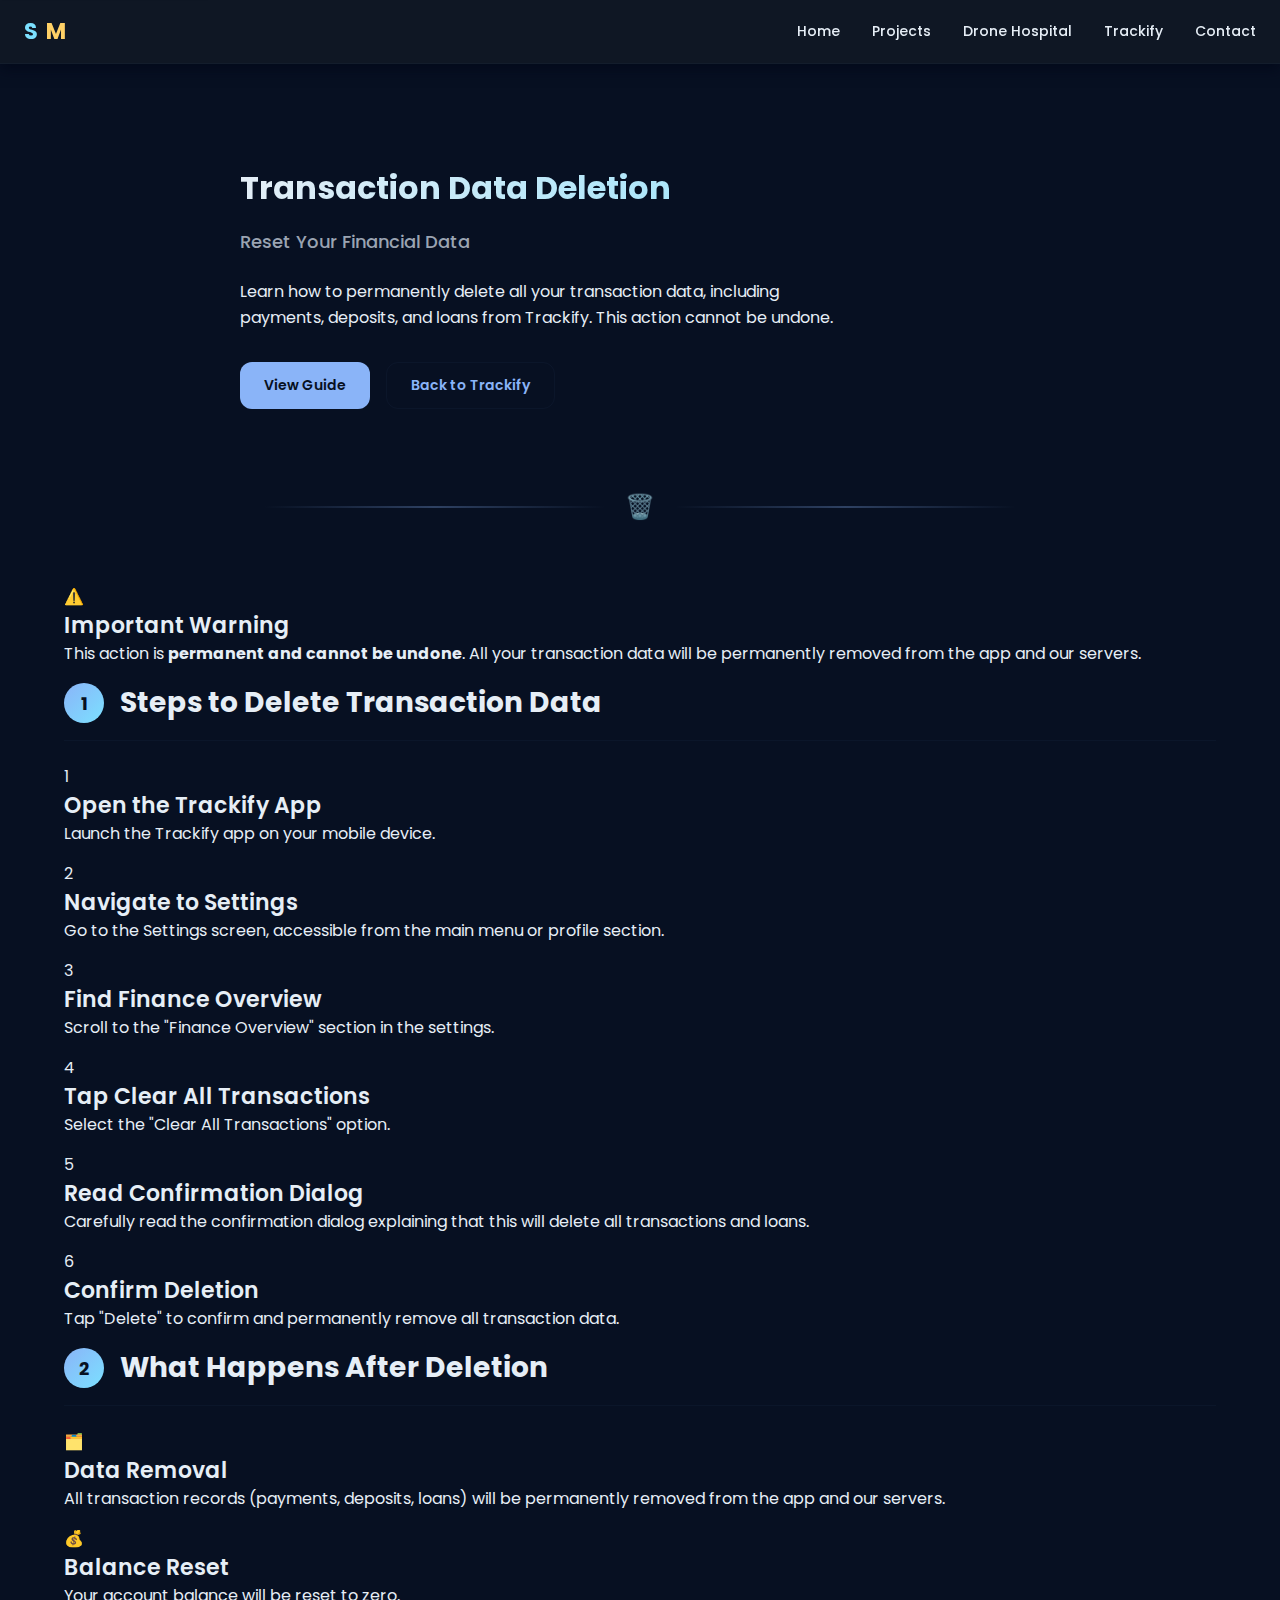
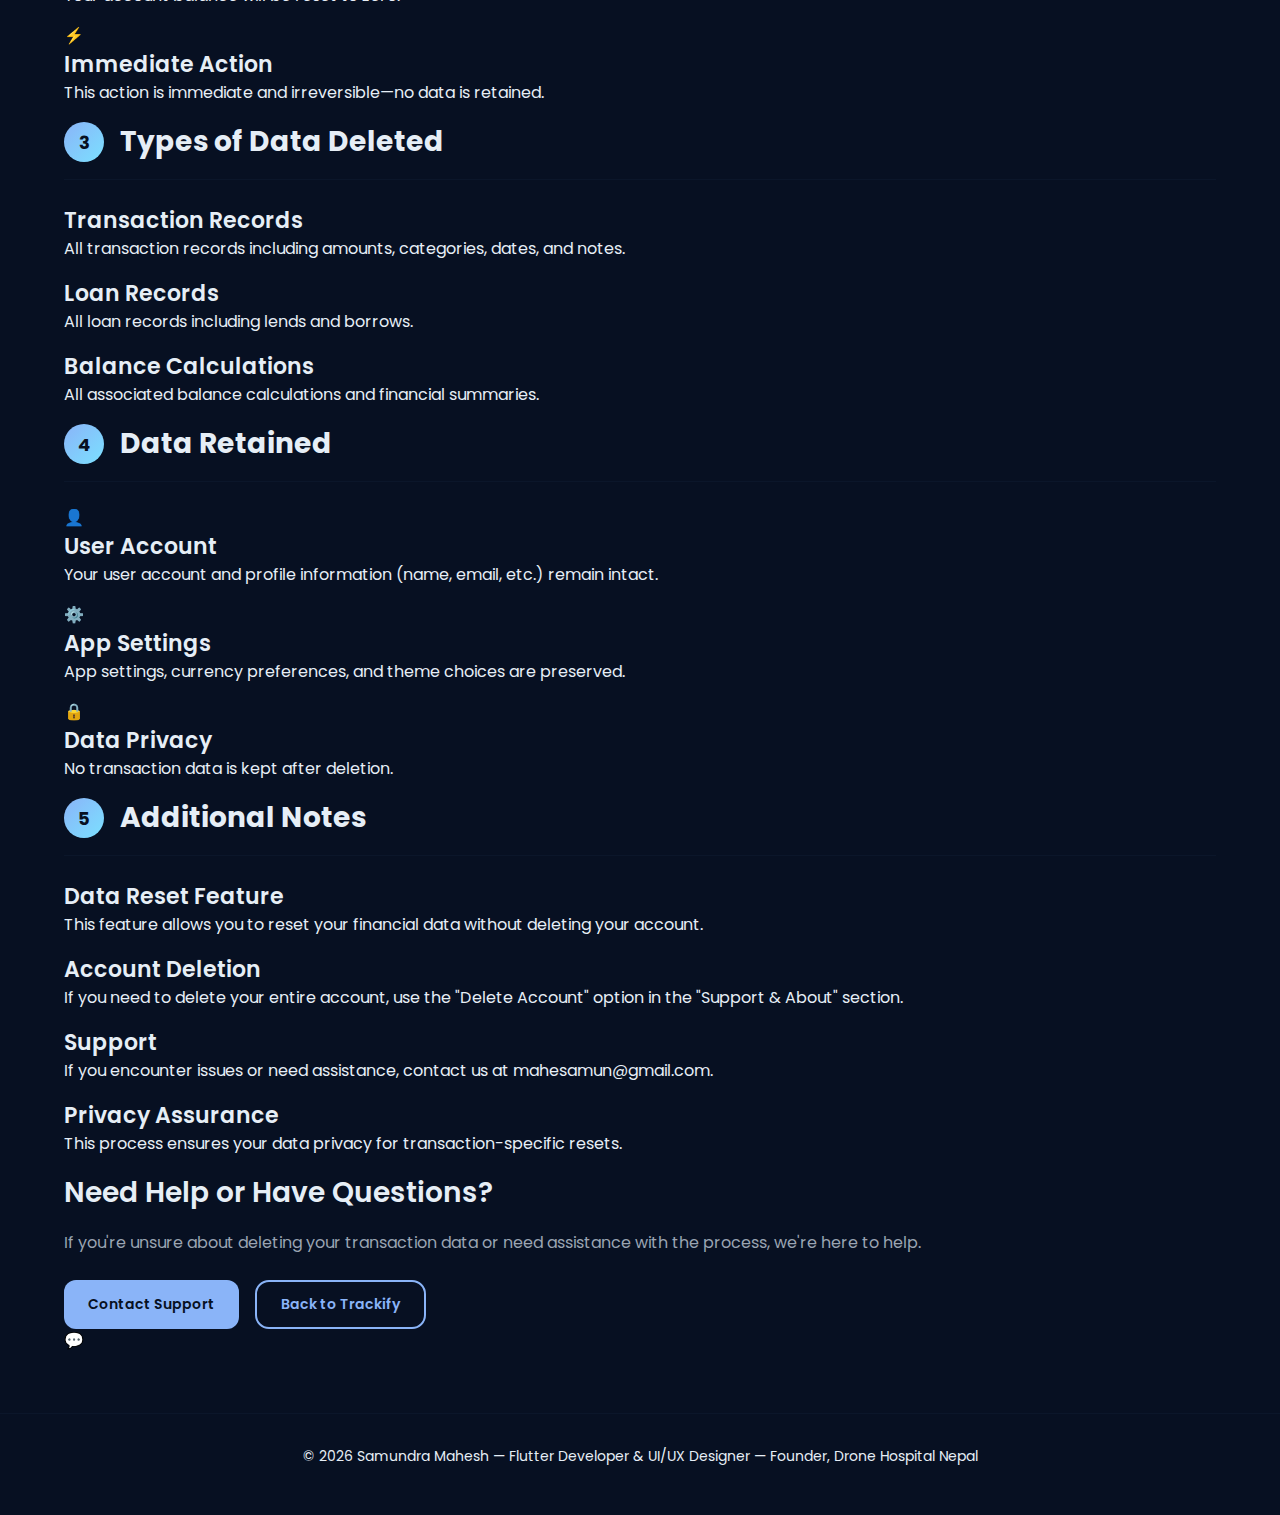
<file: trackify/transactions-deletion.html>
<!DOCTYPE html>
<html lang="en">
<head>
    <meta charset="UTF-8">
    <meta name="viewport" content="width=device-width, initial-scale=1.0">
    <meta name="description" content="Trackify Transaction Data Deletion — How to delete your financial transaction data.">
    <title>Trackify — Transaction Data Deletion</title>
    <link rel="icon" href="../favicon-trans.svg" type="image/svg+xml">
    <link href="https://fonts.googleapis.com/css2?family=Poppins:wght@300;400;500;600;700&display=swap" rel="stylesheet">
    <link rel="stylesheet" href="../styles.css">
</head>
<body>
    <a href="#main-content" class="skip-link">Skip to main content</a>

    <header>
        <a href="../index.html" class="nav-brand">
            <span class="s">S</span><span class="m">M</span>
        </a>
        <nav class="desktop">
            <a href="../index.html">Home</a>
            <a href="../projects.html">Projects</a>
            <a href="../drone-hospital.html">Drone Hospital</a>
            <a href="../trackify.html">Trackify</a>
            <a href="../contact.html">Contact</a>
        </nav>
        <button class="menu-toggle" aria-label="Toggle navigation menu" aria-expanded="false">
            <span></span>
            <span></span>
            <span></span>
        </button>
    </header>

    <div class="mobile-backdrop"></div>
    <div class="mobile-menu">
        <div class="mobile-menu-header">
            <h2>Menu</h2>
            <button class="mobile-menu-close" aria-label="Close menu">&times;</button>
        </div>
        <nav>
            <a href="../index.html">Home</a>
            <a href="../projects.html">Projects</a>
            <a href="../drone-hospital.html">Drone Hospital</a>
            <a href="../trackify.html">Trackify</a>
            <a href="../contact.html">Contact</a>
        </nav>
    </div>

    <main id="main-content">
        <!-- HERO SECTION -->
        <section class="hero">
            <div class="hero-content">
                <h1>Transaction Data Deletion</h1>
                <p class="hero-subtitle">Reset Your Financial Data</p>
                <p class="hero-description">Learn how to permanently delete all your transaction data, including payments, deposits, and loans from Trackify. This action cannot be undone.</p>
                <div class="hero-buttons">
                    <a href="#deletion-guide" class="btn btn-primary">View Guide</a>
                    <a href="../trackify.html" class="btn btn-ghost">Back to Trackify</a>
                </div>
            </div>
        </section>

        <!-- SECTION DIVIDER -->
        <div class="section-divider">
            <div class="divider-line"></div>
            <div class="divider-icon">🗑️</div>
            <div class="divider-line"></div>
        </div>

        <!-- DELETION GUIDE -->
        <section class="container" id="deletion-guide">
            <div class="deletion-showcase">
                <!-- WARNING NOTICE -->
                <div class="warning-notice">
                    <div class="warning-icon">⚠️</div>
                    <div class="warning-content">
                        <h3>Important Warning</h3>
                        <p>This action is <strong>permanent and cannot be undone</strong>. All your transaction data will be permanently removed from the app and our servers.</p>
                    </div>
                </div>

                <!-- STEPS TO DELETE -->
                <div class="deletion-section">
                    <div class="section-header">
                        <div class="section-number">1</div>
                        <h2>Steps to Delete Transaction Data</h2>
                    </div>
                    <div class="section-content">
                        <div class="steps-list">
                            <div class="step-item">
                                <div class="step-number">1</div>
                                <div class="step-content">
                                    <h3>Open the Trackify App</h3>
                                    <p>Launch the Trackify app on your mobile device.</p>
                                </div>
                            </div>
                            <div class="step-item">
                                <div class="step-number">2</div>
                                <div class="step-content">
                                    <h3>Navigate to Settings</h3>
                                    <p>Go to the Settings screen, accessible from the main menu or profile section.</p>
                                </div>
                            </div>
                            <div class="step-item">
                                <div class="step-number">3</div>
                                <div class="step-content">
                                    <h3>Find Finance Overview</h3>
                                    <p>Scroll to the "Finance Overview" section in the settings.</p>
                                </div>
                            </div>
                            <div class="step-item">
                                <div class="step-number">4</div>
                                <div class="step-content">
                                    <h3>Tap Clear All Transactions</h3>
                                    <p>Select the "Clear All Transactions" option.</p>
                                </div>
                            </div>
                            <div class="step-item">
                                <div class="step-number">5</div>
                                <div class="step-content">
                                    <h3>Read Confirmation Dialog</h3>
                                    <p>Carefully read the confirmation dialog explaining that this will delete all transactions and loans.</p>
                                </div>
                            </div>
                            <div class="step-item">
                                <div class="step-number">6</div>
                                <div class="step-content">
                                    <h3>Confirm Deletion</h3>
                                    <p>Tap "Delete" to confirm and permanently remove all transaction data.</p>
                                </div>
                            </div>
                        </div>
                    </div>
                </div>

                <!-- WHAT HAPPENS AFTER -->
                <div class="deletion-section">
                    <div class="section-header">
                        <div class="section-number">2</div>
                        <h2>What Happens After Deletion</h2>
                    </div>
                    <div class="section-content">
                        <div class="effects-list">
                            <div class="effect-item">
                                <div class="effect-icon">🗂️</div>
                                <div class="effect-content">
                                    <h3>Data Removal</h3>
                                    <p>All transaction records (payments, deposits, loans) will be permanently removed from the app and our servers.</p>
                                </div>
                            </div>
                            <div class="effect-item">
                                <div class="effect-icon">💰</div>
                                <div class="effect-content">
                                    <h3>Balance Reset</h3>
                                    <p>Your account balance will be reset to zero.</p>
                                </div>
                            </div>
                            <div class="effect-item">
                                <div class="effect-icon">⚡</div>
                                <div class="effect-content">
                                    <h3>Immediate Action</h3>
                                    <p>This action is immediate and irreversible—no data is retained.</p>
                                </div>
                            </div>
                        </div>
                    </div>
                </div>

                <!-- DATA TYPES -->
                <div class="deletion-section">
                    <div class="section-header">
                        <div class="section-number">3</div>
                        <h2>Types of Data Deleted</h2>
                    </div>
                    <div class="section-content">
                        <div class="data-types-grid">
                            <div class="data-type-item">
                                <h3>Transaction Records</h3>
                                <p>All transaction records including amounts, categories, dates, and notes.</p>
                            </div>
                            <div class="data-type-item">
                                <h3>Loan Records</h3>
                                <p>All loan records including lends and borrows.</p>
                            </div>
                            <div class="data-type-item">
                                <h3>Balance Calculations</h3>
                                <p>All associated balance calculations and financial summaries.</p>
                            </div>
                        </div>
                    </div>
                </div>

                <!-- DATA RETAINED -->
                <div class="deletion-section">
                    <div class="section-header">
                        <div class="section-number">4</div>
                        <h2>Data Retained</h2>
                    </div>
                    <div class="section-content">
                        <div class="retained-data">
                            <div class="retained-item">
                                <div class="retained-icon">👤</div>
                                <div class="retained-content">
                                    <h3>User Account</h3>
                                    <p>Your user account and profile information (name, email, etc.) remain intact.</p>
                                </div>
                            </div>
                            <div class="retained-item">
                                <div class="retained-icon">⚙️</div>
                                <div class="retained-content">
                                    <h3>App Settings</h3>
                                    <p>App settings, currency preferences, and theme choices are preserved.</p>
                                </div>
                            </div>
                            <div class="retained-item">
                                <div class="retained-icon">🔒</div>
                                <div class="retained-content">
                                    <h3>Data Privacy</h3>
                                    <p>No transaction data is kept after deletion.</p>
                                </div>
                            </div>
                        </div>
                    </div>
                </div>

                <!-- ADDITIONAL NOTES -->
                <div class="deletion-section">
                    <div class="section-header">
                        <div class="section-number">5</div>
                        <h2>Additional Notes</h2>
                    </div>
                    <div class="section-content">
                        <div class="notes-list">
                            <div class="note-item">
                                <h3>Data Reset Feature</h3>
                                <p>This feature allows you to reset your financial data without deleting your account.</p>
                            </div>
                            <div class="note-item">
                                <h3>Account Deletion</h3>
                                <p>If you need to delete your entire account, use the "Delete Account" option in the "Support & About" section.</p>
                            </div>
                            <div class="note-item">
                                <h3>Support</h3>
                                <p>If you encounter issues or need assistance, contact us at mahesamun@gmail.com.</p>
                            </div>
                            <div class="note-item">
                                <h3>Privacy Assurance</h3>
                                <p>This process ensures your data privacy for transaction-specific resets.</p>
                            </div>
                        </div>
                    </div>
                </div>

                <!-- BACK TO TRACKIFY CTA -->
                <div class="deletion-cta">
                    <div class="cta-content">
                        <h2>Need Help or Have Questions?</h2>
                        <p>If you're unsure about deleting your transaction data or need assistance with the process, we're here to help.</p>
                        <div class="cta-buttons">
                            <a href="mailto:mahesamun@gmail.com" class="btn btn-primary">Contact Support</a>
                            <a href="../trackify.html" class="btn btn-secondary">Back to Trackify</a>
                        </div>
                    </div>
                    <div class="cta-image">
                        <div class="support-icon-large">💬</div>
                    </div>
                </div>
            </div>
        </section>
    </main>

    <footer>
        <p>&copy; <span id="year"></span> Samundra Mahesh — Flutter Developer & UI/UX Designer — Founder, Drone Hospital Nepal</p>
    </footer>

    <script src="../js/main.js"></script>
    <script>
        document.getElementById('year').textContent = new Date().getFullYear();
    </script>
</body>
</html>
</file>
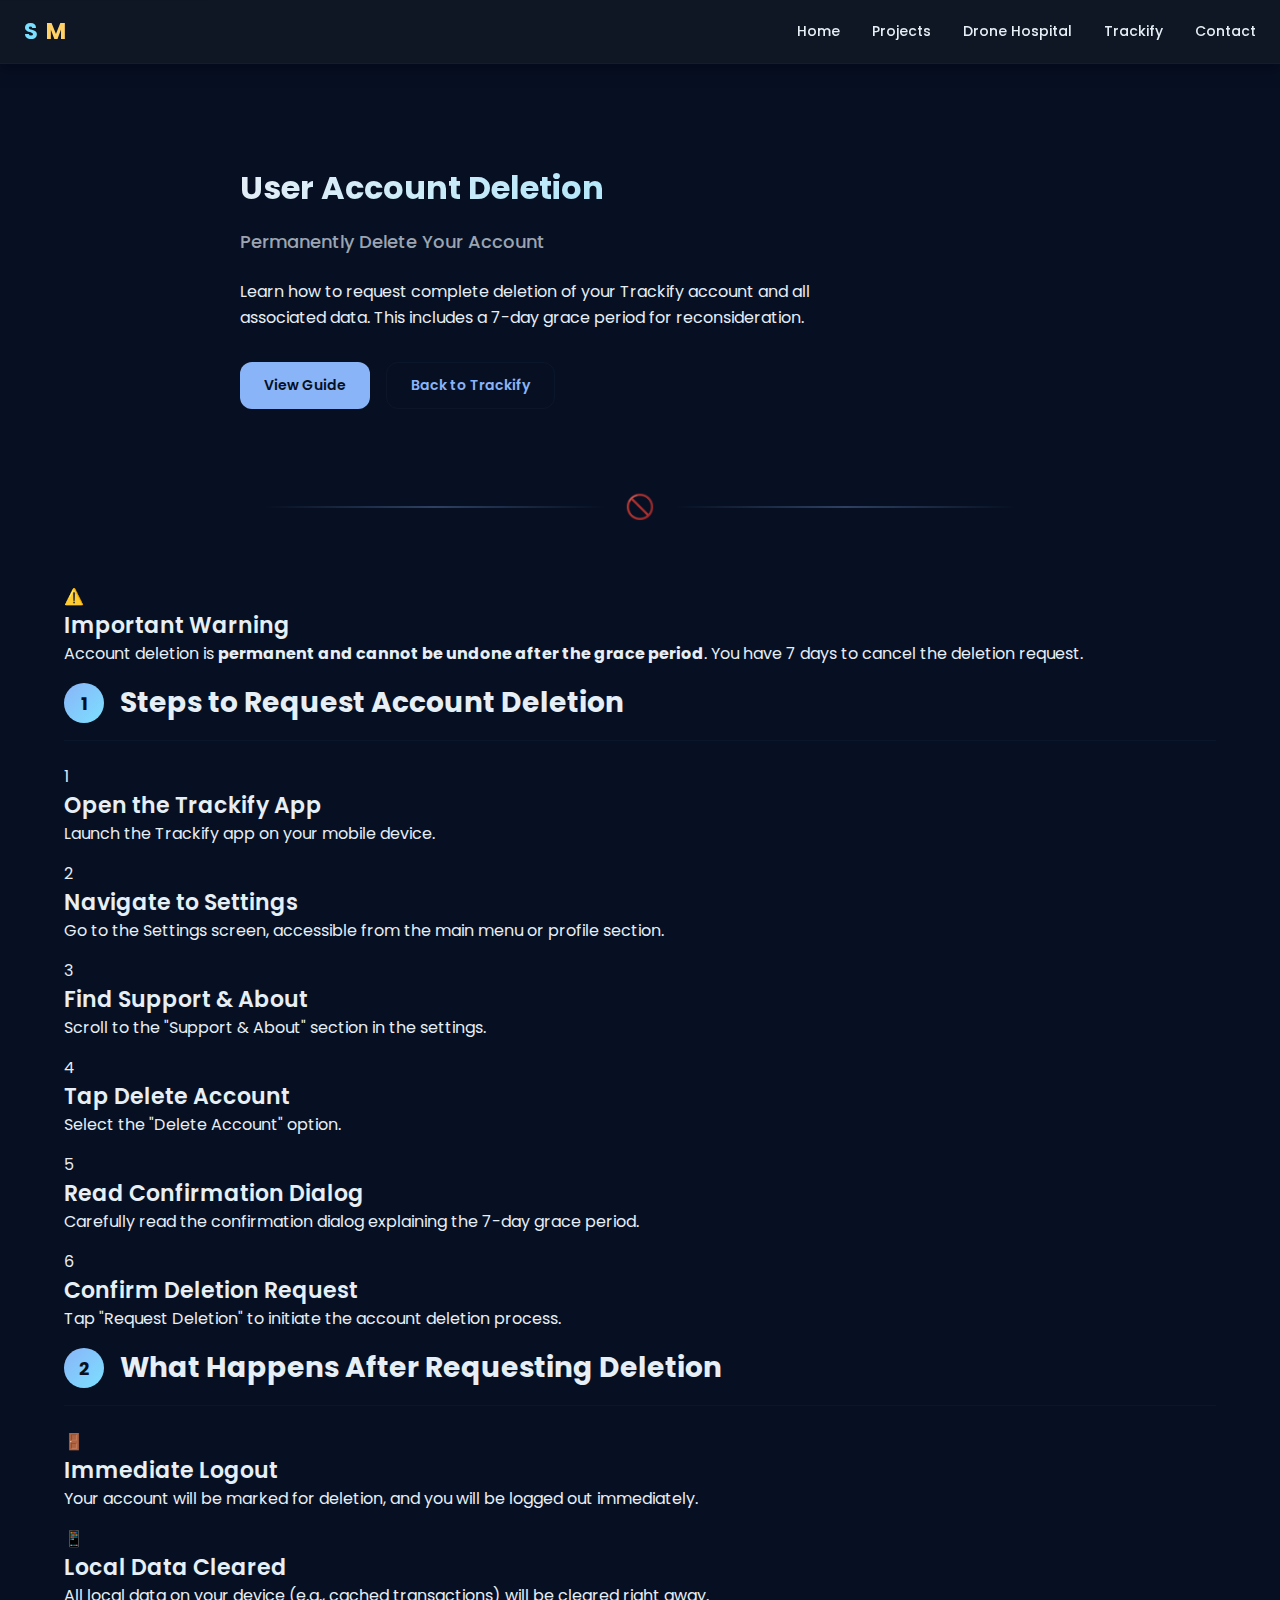
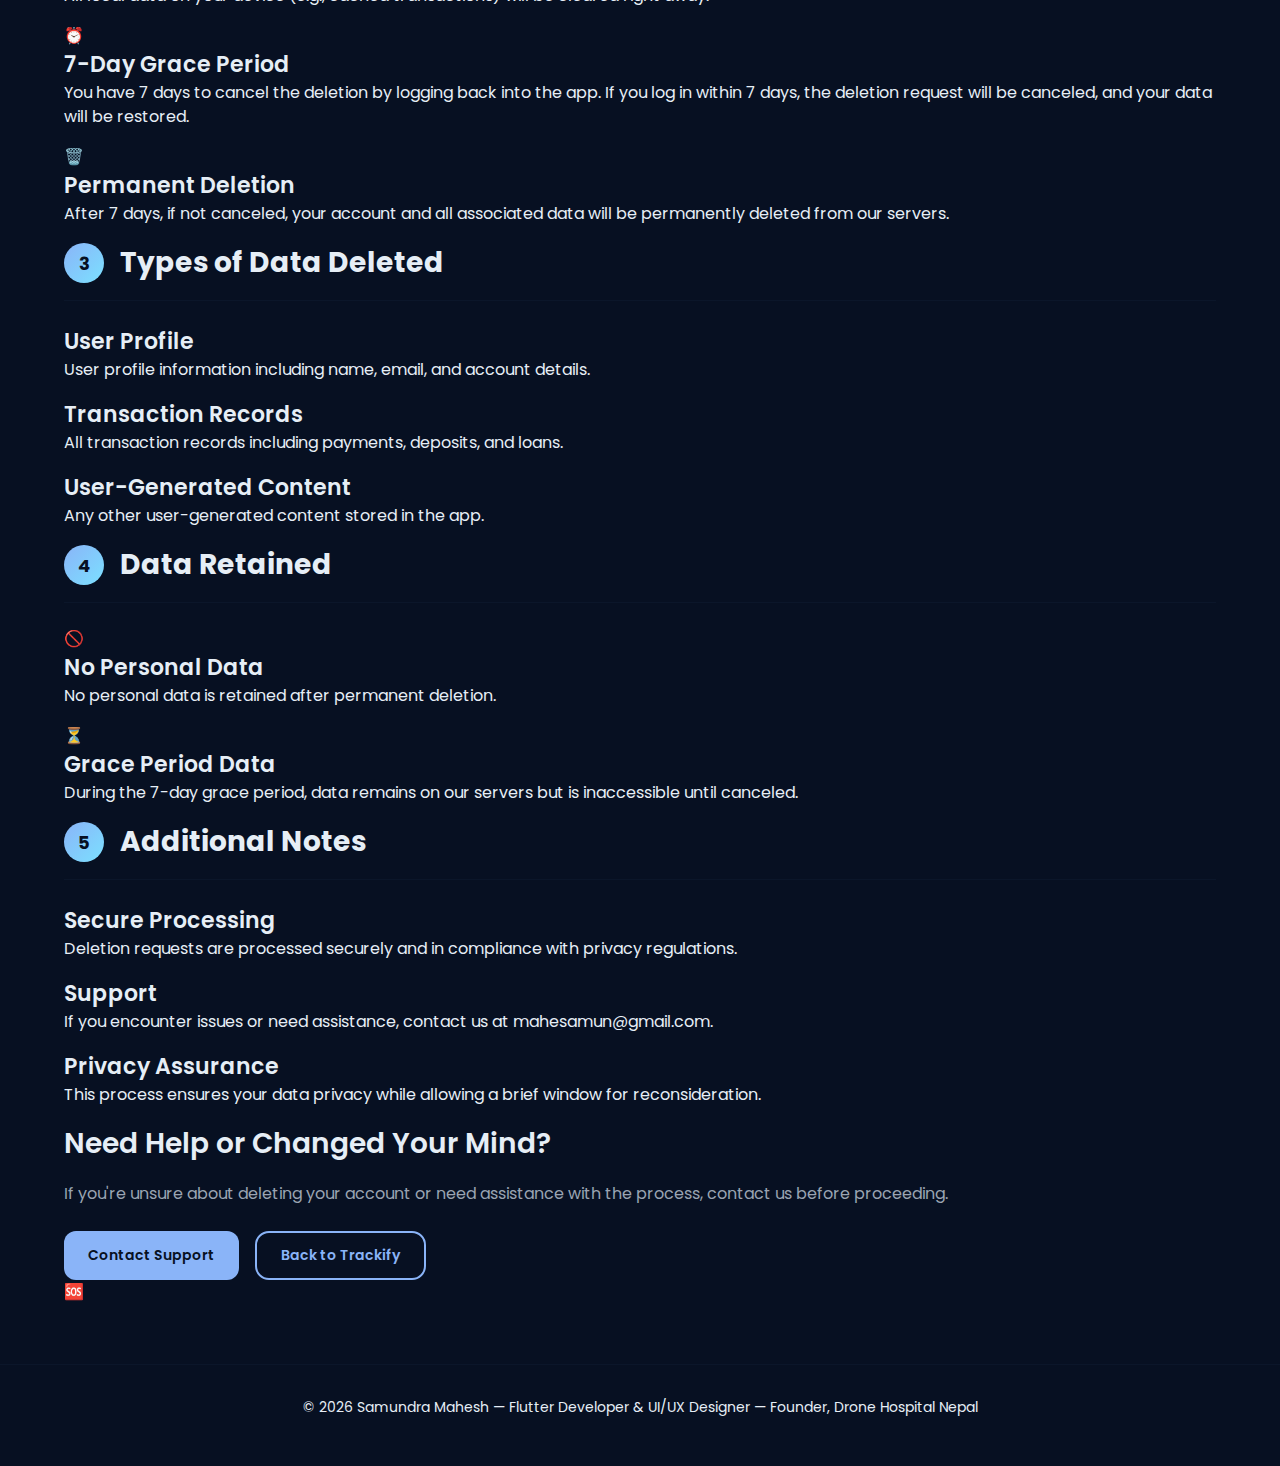
<file: trackify/user-deletion.html>
<!DOCTYPE html>
<html lang="en">
<head>
    <meta charset="UTF-8">
    <meta name="viewport" content="width=device-width, initial-scale=1.0">
    <meta name="description" content="Trackify User Account Deletion — How to delete your account and all associated data.">
    <title>Trackify — User Account Deletion</title>
    <link rel="icon" href="../favicon-trans.svg" type="image/svg+xml">
    <link href="https://fonts.googleapis.com/css2?family=Poppins:wght@300;400;500;600;700&display=swap" rel="stylesheet">
    <link rel="stylesheet" href="../styles.css">
</head>
<body>
    <a href="#main-content" class="skip-link">Skip to main content</a>

    <header>
        <a href="../index.html" class="nav-brand">
            <span class="s">S</span><span class="m">M</span>
        </a>
        <nav class="desktop">
            <a href="../index.html">Home</a>
            <a href="../projects.html">Projects</a>
            <a href="../drone-hospital.html">Drone Hospital</a>
            <a href="../trackify.html">Trackify</a>
            <a href="../contact.html">Contact</a>
        </nav>
        <button class="menu-toggle" aria-label="Toggle navigation menu" aria-expanded="false">
            <span></span>
            <span></span>
            <span></span>
        </button>
    </header>

    <div class="mobile-backdrop"></div>
    <div class="mobile-menu">
        <div class="mobile-menu-header">
            <h2>Menu</h2>
            <button class="mobile-menu-close" aria-label="Close menu">&times;</button>
        </div>
        <nav>
            <a href="../index.html">Home</a>
            <a href="../projects.html">Projects</a>
            <a href="../drone-hospital.html">Drone Hospital</a>
            <a href="../trackify.html">Trackify</a>
            <a href="../contact.html">Contact</a>
        </nav>
    </div>

    <main id="main-content">
        <!-- HERO SECTION -->
        <section class="hero">
            <div class="hero-content">
                <h1>User Account Deletion</h1>
                <p class="hero-subtitle">Permanently Delete Your Account</p>
                <p class="hero-description">Learn how to request complete deletion of your Trackify account and all associated data. This includes a 7-day grace period for reconsideration.</p>
                <div class="hero-buttons">
                    <a href="#deletion-guide" class="btn btn-primary">View Guide</a>
                    <a href="../trackify.html" class="btn btn-ghost">Back to Trackify</a>
                </div>
            </div>
        </section>

        <!-- SECTION DIVIDER -->
        <div class="section-divider">
            <div class="divider-line"></div>
            <div class="divider-icon">🚫</div>
            <div class="divider-line"></div>
        </div>

        <!-- DELETION GUIDE -->
        <section class="container" id="deletion-guide">
            <div class="deletion-showcase">
                <!-- WARNING NOTICE -->
                <div class="warning-notice">
                    <div class="warning-icon">⚠️</div>
                    <div class="warning-content">
                        <h3>Important Warning</h3>
                        <p>Account deletion is <strong>permanent and cannot be undone after the grace period</strong>. You have 7 days to cancel the deletion request.</p>
                    </div>
                </div>

                <!-- STEPS TO REQUEST DELETION -->
                <div class="deletion-section">
                    <div class="section-header">
                        <div class="section-number">1</div>
                        <h2>Steps to Request Account Deletion</h2>
                    </div>
                    <div class="section-content">
                        <div class="steps-list">
                            <div class="step-item">
                                <div class="step-number">1</div>
                                <div class="step-content">
                                    <h3>Open the Trackify App</h3>
                                    <p>Launch the Trackify app on your mobile device.</p>
                                </div>
                            </div>
                            <div class="step-item">
                                <div class="step-number">2</div>
                                <div class="step-content">
                                    <h3>Navigate to Settings</h3>
                                    <p>Go to the Settings screen, accessible from the main menu or profile section.</p>
                                </div>
                            </div>
                            <div class="step-item">
                                <div class="step-number">3</div>
                                <div class="step-content">
                                    <h3>Find Support & About</h3>
                                    <p>Scroll to the "Support & About" section in the settings.</p>
                                </div>
                            </div>
                            <div class="step-item">
                                <div class="step-number">4</div>
                                <div class="step-content">
                                    <h3>Tap Delete Account</h3>
                                    <p>Select the "Delete Account" option.</p>
                                </div>
                            </div>
                            <div class="step-item">
                                <div class="step-number">5</div>
                                <div class="step-content">
                                    <h3>Read Confirmation Dialog</h3>
                                    <p>Carefully read the confirmation dialog explaining the 7-day grace period.</p>
                                </div>
                            </div>
                            <div class="step-item">
                                <div class="step-number">6</div>
                                <div class="step-content">
                                    <h3>Confirm Deletion Request</h3>
                                    <p>Tap "Request Deletion" to initiate the account deletion process.</p>
                                </div>
                            </div>
                        </div>
                    </div>
                </div>

                <!-- WHAT HAPPENS AFTER REQUESTING -->
                <div class="deletion-section">
                    <div class="section-header">
                        <div class="section-number">2</div>
                        <h2>What Happens After Requesting Deletion</h2>
                    </div>
                    <div class="section-content">
                        <div class="effects-list">
                            <div class="effect-item">
                                <div class="effect-icon">🚪</div>
                                <div class="effect-content">
                                    <h3>Immediate Logout</h3>
                                    <p>Your account will be marked for deletion, and you will be logged out immediately.</p>
                                </div>
                            </div>
                            <div class="effect-item">
                                <div class="effect-icon">📱</div>
                                <div class="effect-content">
                                    <h3>Local Data Cleared</h3>
                                    <p>All local data on your device (e.g., cached transactions) will be cleared right away.</p>
                                </div>
                            </div>
                            <div class="effect-item">
                                <div class="effect-icon">⏰</div>
                                <div class="effect-content">
                                    <h3>7-Day Grace Period</h3>
                                    <p>You have 7 days to cancel the deletion by logging back into the app. If you log in within 7 days, the deletion request will be canceled, and your data will be restored.</p>
                                </div>
                            </div>
                            <div class="effect-item">
                                <div class="effect-icon">🗑️</div>
                                <div class="effect-content">
                                    <h3>Permanent Deletion</h3>
                                    <p>After 7 days, if not canceled, your account and all associated data will be permanently deleted from our servers.</p>
                                </div>
                            </div>
                        </div>
                    </div>
                </div>

                <!-- DATA TYPES DELETED -->
                <div class="deletion-section">
                    <div class="section-header">
                        <div class="section-number">3</div>
                        <h2>Types of Data Deleted</h2>
                    </div>
                    <div class="section-content">
                        <div class="data-types-grid">
                            <div class="data-type-item">
                                <h3>User Profile</h3>
                                <p>User profile information including name, email, and account details.</p>
                            </div>
                            <div class="data-type-item">
                                <h3>Transaction Records</h3>
                                <p>All transaction records including payments, deposits, and loans.</p>
                            </div>
                            <div class="data-type-item">
                                <h3>User-Generated Content</h3>
                                <p>Any other user-generated content stored in the app.</p>
                            </div>
                        </div>
                    </div>
                </div>

                <!-- DATA RETAINED -->
                <div class="deletion-section">
                    <div class="section-header">
                        <div class="section-number">4</div>
                        <h2>Data Retained</h2>
                    </div>
                    <div class="section-content">
                        <div class="retained-data">
                            <div class="retained-item">
                                <div class="retained-icon">🚫</div>
                                <div class="retained-content">
                                    <h3>No Personal Data</h3>
                                    <p>No personal data is retained after permanent deletion.</p>
                                </div>
                            </div>
                            <div class="retained-item">
                                <div class="retained-icon">⏳</div>
                                <div class="retained-content">
                                    <h3>Grace Period Data</h3>
                                    <p>During the 7-day grace period, data remains on our servers but is inaccessible until canceled.</p>
                                </div>
                            </div>
                        </div>
                    </div>
                </div>

                <!-- ADDITIONAL NOTES -->
                <div class="deletion-section">
                    <div class="section-header">
                        <div class="section-number">5</div>
                        <h2>Additional Notes</h2>
                    </div>
                    <div class="section-content">
                        <div class="notes-list">
                            <div class="note-item">
                                <h3>Secure Processing</h3>
                                <p>Deletion requests are processed securely and in compliance with privacy regulations.</p>
                            </div>
                            <div class="note-item">
                                <h3>Support</h3>
                                <p>If you encounter issues or need assistance, contact us at mahesamun@gmail.com.</p>
                            </div>
                            <div class="note-item">
                                <h3>Privacy Assurance</h3>
                                <p>This process ensures your data privacy while allowing a brief window for reconsideration.</p>
                            </div>
                        </div>
                    </div>
                </div>

                <!-- BACK TO TRACKIFY CTA -->
                <div class="deletion-cta">
                    <div class="cta-content">
                        <h2>Need Help or Changed Your Mind?</h2>
                        <p>If you're unsure about deleting your account or need assistance with the process, contact us before proceeding.</p>
                        <div class="cta-buttons">
                            <a href="mailto:mahesamun@gmail.com" class="btn btn-primary">Contact Support</a>
                            <a href="../trackify.html" class="btn btn-secondary">Back to Trackify</a>
                        </div>
                    </div>
                    <div class="cta-image">
                        <div class="support-icon-large">🆘</div>
                    </div>
                </div>
            </div>
        </section>
    </main>

    <footer>
        <p>&copy; <span id="year"></span> Samundra Mahesh — Flutter Developer & UI/UX Designer — Founder, Drone Hospital Nepal</p>
    </footer>

    <script src="../js/main.js"></script>
    <script>
        document.getElementById('year').textContent = new Date().getFullYear();
    </script>
</body>
</html>
</file>
<file: styles.css>
/* ============================================================================
   SAMUNDRA MAHESH PORTFOLIO — MATERIAL-3 DARK THEME
   ========================================================================== */

/* ============================================================================
   DESIGN TOKENS
   ========================================================================== */

:root {
  /* Primary Colors */
  --color-primary-blue: #8ab4f8;
  --color-light-cyan: #7be0ff;
  --color-gold: #ffd166;

  /* Background Colors */
  --color-bg-dark: #071022;
  --color-bg-surface: #0f1724;
  --color-bg-elevated: #0f1724;

  /* Text Colors */
  --color-text-primary: #e6eef6;
  --color-text-muted: #9aa4b2;
  --color-text-outline: rgba(255, 255, 255, 0.06);

  /* Component Colors */
  --color-component-outline: rgba(138, 180, 248, 0.04);
  --color-component-outline-hover: rgba(138, 180, 248, 0.12);

  /* Border Radius */
  --border-radius-sm: 12px;
  --border-radius-md: 14px;
  --border-radius-lg: 16px;

  /* Shadows */
  --shadow-elevation-1: 0 6px 12px rgba(2, 6, 23, 0.6);
  --shadow-elevation-2: 0 12px 28px rgba(2, 6, 23, 0.65);

  /* Typography */
  --font-family: 'Poppins', sans-serif;
  --font-size-display-large: 57px;
  --font-size-display-medium: 45px;
  --font-size-display-small: 36px;
  --font-size-headline-large: 32px;
  --font-size-headline-medium: 28px;
  --font-size-title-large: 22px;
  --font-size-label-large: 14px;
  --line-height: 1.5;

  /* Z-Index */
  --z-skip-link: 60;
  --z-header: 20;
  --z-mobile-backdrop: 30;
  --z-mobile-drawer: 35;
}

/* ============================================================================
   GLOBAL STYLES
   ========================================================================== */

* {
  margin: 0;
  padding: 0;
  box-sizing: border-box;
}

html {
  scroll-behavior: smooth;
}

body {
  font-family: var(--font-family);
  background-color: var(--color-bg-dark);
  color: var(--color-text-primary);
  line-height: var(--line-height);
  font-size: 16px;
  font-weight: 400;
}

/* ============================================================================
   TYPOGRAPHY
   ========================================================================== */

h1 {
  font-size: var(--font-size-headline-large);
  font-weight: 700;
  line-height: var(--line-height);
}

h2 {
  font-size: var(--font-size-headline-medium);
  font-weight: 700;
  line-height: var(--line-height);
}

h3 {
  font-size: var(--font-size-title-large);
  font-weight: 600;
  line-height: var(--line-height);
}

p {
  margin-bottom: 1rem;
  color: var(--color-text-primary);
}

a {
  color: var(--color-primary-blue);
  text-decoration: none;
  transition: color 0.12s ease;
}

a:hover {
  color: var(--color-light-cyan);
}

/* ============================================================================
   SKIP LINK (ACCESSIBILITY)
   ========================================================================== */

.skip-link {
  position: absolute;
  top: 0;
  left: 0;
  background-color: var(--color-primary-blue);
  color: var(--color-bg-dark);
  padding: 12px 24px;
  border-radius: 0 0 var(--border-radius-sm) 0;
  transform: translateY(-140%);
  z-index: var(--z-skip-link);
  transition: transform 0.12s ease;
  box-shadow: var(--shadow-elevation-1);
  font-weight: 600;
}

.skip-link:focus {
  transform: translateY(0);
}

/* ============================================================================
   HEADER / NAVIGATION
   ========================================================================== */

header {
  position: fixed;
  top: 0;
  left: 0;
  right: 0;
  height: 64px;
  background-color: var(--color-bg-surface);
  border-bottom: 1px solid var(--color-component-outline);
  display: flex;
  align-items: center;
  justify-content: space-between;
  padding: 0 24px;
  z-index: var(--z-header);
  box-shadow: var(--shadow-elevation-1);
}

.nav-brand {
  display: flex;
  align-items: center;
  gap: 8px;
  font-size: var(--font-size-title-large);
  font-weight: 700;
  text-decoration: none;
  color: var(--color-text-primary);
  transition: color 0.12s ease;
}

.nav-brand:hover {
  color: var(--color-light-cyan);
}

.nav-brand .s {
  color: var(--color-light-cyan);
}

.nav-brand .m {
  color: var(--color-gold);
}

nav.desktop {
  display: flex;
  gap: 32px;
  align-items: center;
}

nav.desktop a {
  position: relative;
  color: var(--color-text-primary);
  font-size: 14px;
  font-weight: 500;
  padding: 8px 0;
  transition: all 0.12s ease;
}

nav.desktop a:hover {
  color: var(--color-primary-blue);
}

nav.desktop a.active {
  color: var(--color-primary-blue);
}

nav.desktop a.active::after {
  content: '';
  position: absolute;
  bottom: -8px;
  left: 0;
  right: 0;
  height: 3px;
  background-color: var(--color-primary-blue);
  border-radius: 2px;
}

.menu-toggle {
  display: none;
  flex-direction: column;
  gap: 6px;
  background: none;
  border: none;
  cursor: pointer;
  padding: 8px;
  align-items: center;
  justify-content: center;
}

.menu-toggle span {
  width: 24px;
  height: 2px;
  background-color: var(--color-text-primary);
  transition: all 0.28s ease;
  display: block;
}

.menu-toggle.open span:nth-child(1) {
  transform: rotate(45deg) translate(8px, 8px);
}

.menu-toggle.open span:nth-child(2) {
  opacity: 0;
}

.menu-toggle.open span:nth-child(3) {
  transform: rotate(-45deg) translate(7px, -7px);
}

/* ============================================================================
   MOBILE MENU / DRAWER
   ========================================================================== */

.mobile-backdrop {
  position: fixed;
  top: 0;
  left: 0;
  right: 0;
  bottom: 0;
  background-color: rgba(0, 0, 0, 0.4);
  opacity: 0;
  visibility: hidden;
  z-index: var(--z-mobile-backdrop);
  transition: opacity 0.28s ease, visibility 0.28s ease;
}

.mobile-backdrop.open {
  opacity: 1;
  visibility: visible;
}

.mobile-menu {
  position: fixed;
  top: 0;
  left: 0;
  width: 80%;
  max-width: 400px;
  height: 100vh;
  background-color: var(--color-bg-surface);
  transform: translateX(-110%);
  z-index: var(--z-mobile-drawer);
  transition: transform 0.28s cubic-bezier(0.2, 0.9, 0.2, 1);
  overflow-y: auto;
  display: flex;
  flex-direction: column;
}

.mobile-menu.open {
  transform: translateX(0);
}

.mobile-menu-header {
  display: flex;
  align-items: center;
  justify-content: space-between;
  padding: 16px 24px;
  border-bottom: 1px solid var(--color-component-outline);
  margin-top: 64px;
}

.mobile-menu-header h2 {
  font-size: var(--font-size-title-large);
  margin: 0;
}

.mobile-menu-close {
  background: none;
  border: none;
  font-size: 24px;
  cursor: pointer;
  color: var(--color-text-primary);
  padding: 8px;
  display: flex;
  align-items: center;
  justify-content: center;
}

.mobile-menu nav {
  display: flex;
  flex-direction: column;
  padding: 16px 0;
  flex: 1;
}

.mobile-menu nav a {
  padding: 16px 24px;
  color: var(--color-text-primary);
  font-size: 16px;
  font-weight: 500;
  border-left: 4px solid transparent;
  transition: all 0.12s ease;
  display: block;
}

.mobile-menu nav a:hover {
  background-color: var(--color-component-outline-hover);
  color: var(--color-primary-blue);
}

.mobile-menu nav a.active {
  background-color: var(--color-component-outline-hover);
  border-left-color: var(--color-primary-blue);
  color: var(--color-primary-blue);
}

/* ============================================================================
   MAIN CONTENT
   ========================================================================== */

main {
  margin-top: 64px;
  min-height: calc(100vh - 64px);
}

section {
  padding: 40px 24px;
}

.container {
  max-width: 1200px;
  margin: 0 auto;
}

/* ============================================================================
   BUTTONS
   ========================================================================== */

.btn {
  display: inline-flex;
  align-items: center;
  justify-content: center;
  gap: 8px;
  padding: 12px 24px;
  border-radius: var(--border-radius-sm);
  border: none;
  font-family: var(--font-family);
  font-size: 14px;
  font-weight: 600;
  cursor: pointer;
  transition: all 0.12s ease;
  text-decoration: none;
}

.btn-primary {
  background-color: var(--color-primary-blue);
  color: var(--color-bg-dark);
}

.btn-primary:hover {
  background-color: #6b9be8;
  box-shadow: var(--shadow-elevation-1);
}

.btn-ghost {
  background-color: transparent;
  color: var(--color-primary-blue);
  border: 1px solid var(--color-component-outline);
}

.btn-ghost:hover {
  background-color: var(--color-component-outline-hover);
  border-color: var(--color-component-outline-hover);
}

.btn-tonal {
  background-color: var(--color-component-outline-hover);
  color: var(--color-primary-blue);
  border: 1px solid var(--color-component-outline);
}

.btn-tonal:hover {
  background-color: rgba(138, 180, 248, 0.2);
  border-color: rgba(138, 180, 248, 0.2);
}

/* ============================================================================
   CARDS
   ========================================================================== */

.card {
  background: linear-gradient(135deg, rgba(255, 255, 255, 0.015) 0%, rgba(255, 255, 255, 0.01) 100%);
  border: 1px solid var(--color-component-outline);
  border-radius: var(--border-radius-sm);
  padding: 16px;
  -webkit-backdrop-filter: blur(20px);
  backdrop-filter: blur(20px);
  transition: all 0.12s ease;
}

.card:hover {
  box-shadow: var(--shadow-elevation-2);
  border-color: var(--color-component-outline-hover);
}

/* ============================================================================
   HERO SECTION
   ========================================================================== */

.hero-blob {
  position: fixed;
  top: -100px;
  left: -100px;
  width: 400px;
  height: 400px;
  background: radial-gradient(circle, var(--color-primary-blue) 0%, transparent 70%);
  border-radius: 50%;
  filter: blur(60px);
  opacity: 0.18;
  z-index: 1;
  pointer-events: none;
}

.hero-blob.two {
  top: auto;
  bottom: -50px;
  left: auto;
  right: -50px;
  background: radial-gradient(circle, var(--color-light-cyan) 0%, transparent 70%);
}

.hero {
  position: relative;
  z-index: 2;
  padding: 80px 24px 0;
}

.hero-content {
  max-width: 800px;
  margin: 0 auto;
}

.hero h1 {
  font-size: clamp(28px, 5vw, var(--font-size-headline-large));
  margin-bottom: 16px;
  background: linear-gradient(135deg, var(--color-text-primary) 0%, var(--color-light-cyan) 100%);
  -webkit-background-clip: text;
  -webkit-text-fill-color: transparent;
  background-clip: text;
}

.hero h1 .name {
  background: linear-gradient(135deg, var(--color-primary-blue) 0%, var(--color-light-cyan) 100%);
  -webkit-background-clip: text;
  -webkit-text-fill-color: transparent;
  background-clip: text;
}

.hero-subtitle {
  font-size: clamp(16px, 2vw, 18px);
  color: var(--color-text-muted);
  margin-bottom: 24px;
  font-weight: 500;
}

.hero-description {
  font-size: 16px;
  line-height: 1.6;
  color: var(--color-text-primary);
  margin-bottom: 32px;
  max-width: 600px;
}

.hero-buttons {
  display: flex;
  gap: 16px;
  flex-wrap: wrap;
}

/* ============================================================================
   GRID LAYOUTS
   ========================================================================== */

.grid {
  display: grid;
  gap: 24px;
  margin-bottom: 40px;
}

.grid-2 {
  grid-template-columns: repeat(auto-fit, minmax(300px, 1fr));
}

.grid-3 {
  grid-template-columns: repeat(auto-fit, minmax(280px, 1fr));
}

/* ============================================================================
   SECTION TITLE
   ========================================================================== */

.section-title {
  font-size: var(--font-size-headline-medium);
  font-weight: 700;
  margin-bottom: 32px;
  text-align: center;
}

/* ============================================================================
   SERVICE CARDS
   ========================================================================== */

.service-card {
  text-align: center;
  padding: 32px 24px;
}

.service-card-icon {
  width: 48px;
  height: 48px;
  margin: 0 auto 16px;
  color: var(--color-primary-blue);
}

.service-card h3 {
  margin-bottom: 12px;
}

.service-card p {
  color: var(--color-text-muted);
  font-size: 14px;
}

/* ============================================================================
   PROFILE CARD
   ========================================================================== */

.profile-card {
  max-width: 300px;
  margin: 0 auto;
  padding: 24px;
  text-align: center;
}

.profile-avatar {
  width: 100px;
  height: 100px;
  border-radius: 50%;
  margin: 0 auto 16px;
  object-fit: cover;
  background-color: var(--color-component-outline-hover);
  display: flex;
  align-items: center;
  justify-content: center;
  font-size: 40px;
  font-weight: 700;
  color: var(--color-primary-blue);
}

.profile-card h3 {
  margin-bottom: 8px;
}

.profile-card .title {
  color: var(--color-text-muted);
  font-size: 14px;
  margin-bottom: 16px;
}

.profile-card p {
  font-size: 14px;
  color: var(--color-text-muted);
  margin-bottom: 24px;
}

.profile-links {
  display: flex;
  gap: 12px;
  justify-content: center;
  flex-wrap: wrap;
}

.profile-links a {
  display: inline-flex;
  align-items: center;
  justify-content: center;
  width: 40px;
  height: 40px;
  border-radius: 50%;
  background-color: var(--color-component-outline-hover);
  color: var(--color-primary-blue);
  transition: all 0.12s ease;
  font-size: 20px;
}

.profile-links a:hover {
  background-color: rgba(138, 180, 248, 0.2);
}

/* ============================================================================
   PROJECT CARD
   ========================================================================== */

.project-card {
  display: flex;
  flex-direction: column;
  cursor: pointer;
  transition: all 0.12s ease;
}

.project-card-image {
  width: 100%;
  height: 200px;
  border-radius: var(--border-radius-sm) var(--border-radius-sm) 0 0;
  object-fit: cover;
  background: linear-gradient(135deg, var(--color-primary-blue) 0%, var(--color-light-cyan) 100%);
  display: flex;
  align-items: center;
  justify-content: center;
  font-size: 48px;
  overflow: hidden;
}

.project-card-image img {
  width: 100%;
  height: 100%;
  object-fit: contain;
  padding: 16px;
}

.project-card-content {
  padding: 16px;
  background: linear-gradient(135deg, rgba(255, 255, 255, 0.015) 0%, rgba(255, 255, 255, 0.01) 100%);
  border: 1px solid var(--color-component-outline);
  border-top: none;
  border-radius: 0 0 var(--border-radius-sm) var(--border-radius-sm);
  flex: 1;
  display: flex;
  flex-direction: column;
}

.project-card-content h3 {
  margin-bottom: 8px;
}

.project-card-content p {
  color: var(--color-text-muted);
  font-size: 14px;
  margin-bottom: 12px;
  flex: 1;
}

.project-card:hover .project-card-content {
  box-shadow: var(--shadow-elevation-2);
}

/* ============================================================================
   FEATURED PROJECT
   ========================================================================== */

.featured-project {
  display: grid;
  grid-template-columns: 1fr 1fr;
  gap: 40px;
  align-items: center;
  margin-bottom: 60px;
}

.featured-project-content h2 {
  margin-bottom: 16px;
}

.featured-project-description {
  margin-bottom: 24px;
  line-height: 1.7;
}

.featured-project-features {
  list-style: none;
  margin-bottom: 32px;
}

.featured-project-features li {
  padding: 8px 0;
  color: var(--color-text-primary);
  display: flex;
  align-items: flex-start;
  gap: 12px;
}

.featured-project-features li::before {
  content: '•';
  color: var(--color-primary-blue);
  font-weight: 700;
  margin-top: 2px;
}

.featured-project-image {
  display: flex;
  align-items: center;
  justify-content: center;
  height: 300px;
}

.featured-project-image img {
  max-width: 100%;
  max-height: 100%;
  object-fit: contain;
}

.featured-project-buttons {
  display: flex;
  gap: 16px;
  flex-wrap: wrap;
}

/* ============================================================================
   FOOTER
   ========================================================================== */

footer {
  background-color: var(--color-bg-dark);
  border-top: 1px solid var(--color-component-outline);
  padding: 32px 24px;
  text-align: center;
  color: var(--color-text-muted);
  font-size: 14px;
  margin-top: auto;
}

/* ============================================================================
   CONTACT FORM
   ========================================================================== */

.form-group {
  margin-bottom: 24px;
}

label {
  display: block;
  margin-bottom: 8px;
  color: var(--color-text-primary);
  font-weight: 500;
  font-size: 14px;
}

input,
textarea {
  width: 100%;
  padding: 12px 16px;
  border: 1px solid var(--color-component-outline);
  border-radius: var(--border-radius-sm);
  background-color: rgba(15, 23, 36, 0.5);
  color: var(--color-text-primary);
  font-family: var(--font-family);
  font-size: 14px;
  transition: all 0.12s ease;
}

input:focus,
textarea:focus {
  outline: none;
  border-color: var(--color-primary-blue);
  background-color: rgba(15, 23, 36, 0.8);
  box-shadow: 0 0 0 3px rgba(138, 180, 248, 0.1);
}

textarea {
  resize: vertical;
  min-height: 120px;
}

/* ============================================================================
   RESPONSIVE DESIGN
   ========================================================================== */

@media (max-width: 719px) {
  header {
    padding: 0 16px;
  }

  nav.desktop {
    display: none;
  }

  .menu-toggle {
    display: flex;
  }

  section {
    padding: 32px 16px;
  }

  .hero {
    padding: 60px 16px 40px;
  }

  .hero h1 {
    font-size: 28px;
  }

  .hero-buttons {
    flex-direction: column;
    gap: 12px;
  }

  .btn {
    width: 100%;
  }

  .featured-project {
    grid-template-columns: 1fr;
    gap: 24px;
  }

  .featured-project-image {
    height: 200px;
  }

  .profile-card {
    margin-bottom: 40px;
  }

  .grid-2,
  .grid-3 {
    grid-template-columns: 1fr;
  }

  .service-card {
    padding: 24px 16px;
  }

  .featured-project-buttons {
    flex-direction: column;
    gap: 12px;
  }

  .featured-project-buttons .btn {
    width: 100%;
  }
}

@media (min-width: 720px) and (max-width: 1199px) {
  .grid-3 {
    grid-template-columns: repeat(2, 1fr);
  }

  .featured-project {
    grid-template-columns: 1fr;
    gap: 32px;
  }

  .featured-project-image {
    height: 250px;
  }
}

@media (min-width: 1200px) {
  section {
    padding: 60px 24px;
  }

  .hero {
    padding: 100px 24px 80px;
  }

  .profile-card {
    position: sticky;
    top: 100px;
    max-width: 100%;
  }

  .featured-project-buttons {
    width: fit-content;
  }
}

/* ============================================================================
   UTILITY CLASSES
   ========================================================================== */

.text-center {
  text-align: center;
}

.text-muted {
  color: var(--color-text-muted);
}

.text-primary {
  color: var(--color-primary-blue);
}

.mb-0 {
  margin-bottom: 0;
}

.mb-1 {
  margin-bottom: 8px;
}

.mb-2 {
  margin-bottom: 16px;
}

.mb-3 {
  margin-bottom: 24px;
}

.mb-4 {
  margin-bottom: 32px;
}

/* ============================================================================
   ACCESSIBILITY ENHANCEMENTS
   ========================================================================== */

@media (prefers-reduced-motion: reduce) {
  *,
  *::before,
  *::after {
    animation-duration: 0.01ms !important;
    animation-iteration-count: 1 !important;
    transition-duration: 0.01ms !important;
  }
}

/* Focus visible for keyboard navigation */
button:focus-visible,
a:focus-visible,
input:focus-visible,
textarea:focus-visible {
  outline: 2px solid var(--color-primary-blue);
  outline-offset: 2px;
}

/* ============================================================================
   PROJECTS PAGE STYLES
   ========================================================================== */

.projects-showcase {
  max-width: 1200px;
  margin: 0 auto;
}

/* Featured Project Card */
.featured-project-card {
  display: grid;
  grid-template-columns: 1fr 300px;
  gap: 48px;
  background: var(--color-bg-elevated);
  border-radius: var(--border-radius-lg);
  border: 1px solid var(--color-component-outline);
  padding: 48px;
  margin-bottom: 80px;
  align-items: center;
  box-shadow: var(--shadow-elevation-2);
}

.featured-project-content {
  display: flex;
  flex-direction: column;
  gap: 24px;
}

.project-category {
  background: linear-gradient(135deg, var(--color-primary-blue), var(--color-light-cyan));
  color: white;
  padding: 6px 16px;
  border-radius: 20px;
  font-size: 12px;
  font-weight: 600;
  text-transform: uppercase;
  letter-spacing: 0.5px;
  width: fit-content;
}

.featured-project-content h2 {
  font-size: var(--font-size-headline-large);
  font-weight: 700;
  color: var(--color-text-primary);
  margin: 0;
}

.project-description {
  font-size: 18px;
  line-height: 1.6;
  color: var(--color-text-primary);
  margin: 0;
}

.project-tech-stack {
  display: flex;
  flex-wrap: wrap;
  gap: 8px;
}

.tech-tag {
  background: var(--color-component-outline);
  color: var(--color-text-primary);
  padding: 6px 12px;
  border-radius: 16px;
  font-size: 12px;
  font-weight: 500;
  border: 1px solid var(--color-component-outline-hover);
}

.project-stats {
  display: grid;
  grid-template-columns: repeat(auto-fit, minmax(120px, 1fr));
  gap: 24px;
}

.stat {
  text-align: center;
}

.stat-number {
  display: block;
  font-size: 24px;
  font-weight: 700;
  color: var(--color-primary-blue);
  margin-bottom: 4px;
}

.stat-label {
  font-size: 12px;
  color: var(--color-text-muted);
  text-transform: uppercase;
  letter-spacing: 0.5px;
  font-weight: 500;
}

.project-actions {
  display: flex;
  gap: 16px;
  flex-wrap: wrap;
}

.btn-secondary {
  background: transparent;
  color: var(--color-primary-blue);
  border: 2px solid var(--color-primary-blue);
  padding: 12px 24px;
  border-radius: var(--border-radius-md);
  font-weight: 600;
  text-decoration: none;
  transition: all 0.3s ease;
  display: inline-flex;
  align-items: center;
  gap: 8px;
}

.btn-secondary:hover {
  background: var(--color-primary-blue);
  color: white;
  transform: translateY(-2px);
  box-shadow: var(--shadow-elevation-1);
}

.featured-project-image {
  position: relative;
  display: flex;
  align-items: center;
  justify-content: center;
  background: linear-gradient(135deg, var(--color-bg-surface), var(--color-bg-elevated));
  border-radius: var(--border-radius-lg);
  padding: 32px;
  border: 2px solid var(--color-component-outline);
}

.featured-project-image img {
  width: 120px;
  height: 120px;
  object-fit: contain;
}

.project-badge {
  position: absolute;
  top: -12px;
  right: -12px;
  background: var(--color-gold);
  color: var(--color-bg-dark);
  padding: 6px 12px;
  border-radius: 16px;
  font-size: 10px;
  font-weight: 700;
  text-transform: uppercase;
  letter-spacing: 0.5px;
  box-shadow: var(--shadow-elevation-1);
}

/* Projects Grid */
.section-title {
  font-size: var(--font-size-headline-medium);
  font-weight: 700;
  color: var(--color-text-primary);
  text-align: center;
  margin: 80px 0 48px 0;
}

.projects-grid {
  display: grid;
  grid-template-columns: repeat(auto-fit, minmax(400px, 1fr));
  gap: 32px;
}

.project-item {
  background: var(--color-bg-elevated);
  border-radius: var(--border-radius-lg);
  border: 1px solid var(--color-component-outline);
  padding: 32px;
  transition: all 0.3s ease;
  box-shadow: var(--shadow-elevation-1);
}

.project-item:hover {
  transform: translateY(-4px);
  box-shadow: var(--shadow-elevation-2);
  border-color: var(--color-component-outline-hover);
}

.project-header {
  display: flex;
  align-items: center;
  justify-content: space-between;
  margin-bottom: 24px;
}

.project-logo {
  width: 48px;
  height: 48px;
  object-fit: contain;
}

.project-category-tag {
  background: var(--color-component-outline);
  color: var(--color-text-primary);
  padding: 4px 12px;
  border-radius: 12px;
  font-size: 11px;
  font-weight: 600;
  text-transform: uppercase;
  letter-spacing: 0.5px;
}

.project-content h3 {
  font-size: var(--font-size-title-large);
  font-weight: 700;
  color: var(--color-text-primary);
  margin: 0 0 16px 0;
}

.project-content p {
  color: var(--color-text-primary);
  line-height: 1.6;
  margin: 0 0 24px 0;
}

.project-links {
  margin-top: auto;
}

.project-link {
  display: inline-flex;
  align-items: center;
  gap: 8px;
  color: var(--color-primary-blue);
  text-decoration: none;
  font-weight: 600;
  font-size: 14px;
  transition: all 0.3s ease;
}

.project-link:hover {
  color: var(--color-light-cyan);
  transform: translateX(4px);
}

/* Mobile Responsive */
@media (max-width: 1024px) {
  .featured-project-card {
    grid-template-columns: 1fr;
    gap: 32px;
    padding: 32px;
  }

  .featured-project-image {
    order: -1;
  }

  .projects-grid {
    grid-template-columns: 1fr;
  }
}

@media (max-width: 719px) {
  .projects-showcase {
    padding: 0 16px;
  }

  .featured-project-card {
    padding: 24px;
    margin-bottom: 48px;
  }

  .project-stats {
    grid-template-columns: repeat(3, 1fr);
    gap: 16px;
  }

  .project-actions {
    flex-direction: column;
  }

  .btn, .btn-secondary {
    text-align: center;
    justify-content: center;
  }

  .section-title {
    margin: 48px 0 32px 0;
  }

  .project-item {
    padding: 24px;
  }
}

/* ============================================================================
   DRONE HOSPITAL PAGE STYLES
   ========================================================================== */

.section-divider {
  display: flex;
  align-items: center;
  justify-content: center;
  padding: 0 24px;
  max-width: 800px;
  margin: 0 auto;
}

.divider-line {
  flex: 1;
  height: 2px;
  background: linear-gradient(90deg, transparent, var(--color-primary-blue), transparent);
  opacity: 0.3;
}

.divider-icon {
  font-size: 24px;
  margin: 0 20px;
  opacity: 0.7;
}

#services {
  padding: 0 24px;
}

.services-grid {
  display: grid;
  grid-template-columns: 1fr;
  gap: 32px;
  margin-bottom: 80px;
}

.service-item {
  background: var(--color-bg-surface);
  border: 1px solid var(--color-component-outline);
  border-radius: var(--border-radius-lg);
  padding: 32px;
  display: flex;
  gap: 24px;
  align-items: flex-start;
  transition: all 0.3s ease;
}

.service-item:hover {
  border-color: var(--color-component-outline-hover);
  box-shadow: var(--shadow-elevation-1);
}

.service-item.featured-service {
  background: linear-gradient(135deg, var(--color-bg-surface) 0%, rgba(138, 180, 248, 0.05) 100%);
  border-color: rgba(138, 180, 248, 0.2);
}

.service-icon {
  flex-shrink: 0;
  width: 64px;
  height: 64px;
  background: linear-gradient(135deg, var(--color-primary-blue), var(--color-light-cyan));
  border-radius: var(--border-radius-md);
  display: flex;
  align-items: center;
  justify-content: center;
  color: var(--color-bg-dark);
  font-size: 32px;
}

.service-content h3 {
  font-size: var(--font-size-title-large);
  font-weight: 600;
  color: var(--color-text-primary);
  margin: 0 0 16px 0;
}

.service-content p {
  color: var(--color-text-muted);
  line-height: 1.6;
  margin: 0 0 20px 0;
}

.service-features {
  list-style: none;
  padding: 0;
  margin: 0;
}

.service-features li {
  color: var(--color-text-muted);
  padding: 4px 0;
  position: relative;
  padding-left: 20px;
}

.service-features li::before {
  content: "✓";
  color: var(--color-primary-blue);
  font-weight: bold;
  position: absolute;
  left: 0;
}

.why-choose-us {
  margin-bottom: 80px;
}

.benefits-grid {
  display: grid;
  grid-template-columns: repeat(auto-fit, minmax(300px, 1fr));
  gap: 24px;
  margin-top: 40px;
}

.benefit-item {
  background: var(--color-bg-surface);
  border: 1px solid var(--color-component-outline);
  border-radius: var(--border-radius-md);
  padding: 24px;
  text-align: center;
  transition: all 0.3s ease;
}

.benefit-item:hover {
  border-color: var(--color-component-outline-hover);
  transform: translateY(-2px);
}

.benefit-icon {
  font-size: 32px;
  margin-bottom: 16px;
}

.benefit-item h4 {
  font-size: 18px;
  font-weight: 600;
  color: var(--color-text-primary);
  margin: 0 0 12px 0;
}

.benefit-item p {
  color: var(--color-text-muted);
  line-height: 1.5;
  margin: 0;
}

.contact-cta {
  background: linear-gradient(135deg, var(--color-bg-surface) 0%, rgba(138, 180, 248, 0.05) 100%);
  border: 1px solid rgba(138, 180, 248, 0.2);
  border-radius: var(--border-radius-lg);
  padding: 48px;
  display: flex;
  align-items: center;
  gap: 48px;
}

.cta-content h2 {
  font-size: var(--font-size-headline-medium);
  font-weight: 600;
  color: var(--color-text-primary);
  margin: 0 0 16px 0;
}

.cta-content p {
  color: var(--color-text-muted);
  line-height: 1.6;
  margin: 0 0 24px 0;
}

.cta-buttons {
  display: flex;
  gap: 16px;
}

.cta-image {
  flex-shrink: 0;
}

.drone-icon {
  font-size: 80px;
  opacity: 0.8;
}

/* ============================================================================
   RESPONSIVE DESIGN FOR DRONE HOSPITAL
   ========================================================================== */

@media (max-width: 719px) {
  .services-grid {
    gap: 24px;
  }

  .service-item {
    flex-direction: column;
    text-align: center;
    padding: 24px;
  }

  .service-icon {
    width: 56px;
    height: 56px;
    font-size: 28px;
    margin: 0 auto;
  }

  .service-content h3 {
    font-size: 20px;
  }

  .benefits-grid {
    grid-template-columns: 1fr;
    gap: 20px;
  }

  .benefit-item {
    padding: 20px;
  }

  .contact-cta {
    flex-direction: column;
    text-align: center;
    padding: 32px;
    gap: 32px;
  }

  .cta-buttons {
    justify-content: center;
  }

  .drone-icon {
    font-size: 64px;
  }
}

@media (min-width: 720px) and (max-width: 1199px) {
  .services-grid {
    grid-template-columns: 1fr;
  }

  .contact-cta {
    padding: 40px;
    gap: 32px;
  }
}

@media (min-width: 1200px) {
  .services-grid {
    grid-template-columns: 1fr;
  }

  .service-item.featured-service {
    grid-column: 1 / -1;
  }
}

/* ============================================================================
   TRACKIFY PAGE STYLES
   ========================================================================== */

.features-showcase {
  max-width: 1200px;
  margin: 0 auto;
}

.features-grid {
  display: grid;
  grid-template-columns: 1fr;
  gap: 24px;
  margin-bottom: 80px;
}

.feature-item {
  background: var(--color-bg-surface);
  border: 1px solid var(--color-component-outline);
  border-radius: var(--border-radius-lg);
  padding: 32px;
  display: flex;
  gap: 24px;
  align-items: flex-start;
  transition: all 0.3s ease;
}

.feature-item:hover {
  border-color: var(--color-component-outline-hover);
  box-shadow: var(--shadow-elevation-1);
}

.feature-item.featured-feature {
  background: linear-gradient(135deg, var(--color-bg-surface) 0%, rgba(138, 180, 248, 0.05) 100%);
  border-color: rgba(138, 180, 248, 0.2);
}

.feature-icon {
  flex-shrink: 0;
  width: 64px;
  height: 64px;
  background: linear-gradient(135deg, var(--color-primary-blue), var(--color-light-cyan));
  border-radius: var(--border-radius-md);
  display: flex;
  align-items: center;
  justify-content: center;
  color: var(--color-bg-dark);
  font-size: 32px;
}

.feature-content h3 {
  font-size: var(--font-size-title-large);
  font-weight: 600;
  color: var(--color-text-primary);
  margin: 0 0 16px 0;
}

.feature-content p {
  color: var(--color-text-muted);
  line-height: 1.6;
  margin: 0;
}

.tech-stack-section {
  margin-bottom: 80px;
}

.tech-stack-grid {
  display: grid;
  grid-template-columns: repeat(auto-fit, minmax(250px, 1fr));
  gap: 24px;
  margin-top: 40px;
}

.tech-item {
  background: var(--color-bg-surface);
  border: 1px solid var(--color-component-outline);
  border-radius: var(--border-radius-md);
  padding: 24px;
  text-align: center;
  transition: all 0.3s ease;
}

.tech-item:hover {
  border-color: var(--color-component-outline-hover);
  transform: translateY(-2px);
}

.tech-icon {
  font-size: 32px;
  margin-bottom: 16px;
}

.tech-item h4 {
  font-size: 18px;
  font-weight: 600;
  color: var(--color-text-primary);
  margin: 0 0 12px 0;
}

.tech-item p {
  color: var(--color-text-muted);
  line-height: 1.5;
  margin: 0;
  font-size: 14px;
}

.screenshots-section {
  margin-bottom: 80px;
}

.screenshots-grid {
  display: grid;
  grid-template-columns: repeat(auto-fit, minmax(200px, 1fr));
  gap: 24px;
  margin-top: 40px;
}

.screenshot-item {
  background: var(--color-bg-surface);
  border: 1px solid var(--color-component-outline);
  border-radius: var(--border-radius-md);
  overflow: hidden;
  transition: all 0.3s ease;
}

.screenshot-item:hover {
  border-color: var(--color-component-outline-hover);
  transform: translateY(-2px);
}

.screenshot-item img {
  width: 100%;
  height: 444px; /* 9:20 aspect ratio - (20/9) * 200px container width */
  object-fit: cover;
  display: block;
}

.screenshot-caption {
  padding: 16px;
  font-size: 14px;
  color: var(--color-text-muted);
  text-align: center;
  margin: 0;
  font-weight: 500;
}

.download-cta {
  background: linear-gradient(135deg, var(--color-bg-surface) 0%, rgba(138, 180, 248, 0.05) 100%);
  border: 1px solid rgba(138, 180, 248, 0.2);
  border-radius: var(--border-radius-lg);
  padding: 48px;
  display: flex;
  align-items: center;
  gap: 48px;
}

.cta-content h2 {
  font-size: var(--font-size-headline-medium);
  font-weight: 600;
  color: var(--color-text-primary);
  margin: 0 0 16px 0;
}

.cta-content p {
  color: var(--color-text-muted);
  line-height: 1.6;
  margin: 0 0 24px 0;
}

.cta-buttons {
  display: flex;
  gap: 16px;
  flex-wrap: wrap;
}

.apk-info {
  margin-top: 24px;
  padding: 16px;
  background: rgba(0, 0, 0, 0.2);
  border-radius: var(--border-radius-sm);
  border: 1px solid var(--color-component-outline);
}

.apk-info p {
  font-size: 12px;
  color: var(--color-text-muted);
  margin: 4px 0;
}

.apk-info code {
  background: rgba(0, 0, 0, 0.3);
  padding: 2px 6px;
  border-radius: 3px;
  font-family: 'Courier New', monospace;
  word-break: break-all;
  font-size: 11px;
}

.cta-image {
  flex-shrink: 0;
}

.app-icon {
  font-size: 80px;
  opacity: 0.8;
}

/* ============================================================================
   RESPONSIVE DESIGN FOR TRACKIFY
   ========================================================================== */

@media (max-width: 719px) {
  .features-grid {
    gap: 24px;
  }

  .feature-item {
    flex-direction: column;
    text-align: center;
    padding: 24px;
  }

  .feature-icon {
    width: 56px;
    height: 56px;
    font-size: 28px;
    margin: 0 auto;
  }

  .tech-stack-grid {
    grid-template-columns: 1fr;
    gap: 20px;
  }

  .screenshots-grid {
    grid-template-columns: 1fr;
    gap: 20px;
  }

  .download-cta {
    flex-direction: column;
    text-align: center;
    padding: 32px;
    gap: 32px;
  }

  .cta-buttons {
    justify-content: center;
  }

  .app-icon {
    font-size: 64px;
  }
}

@media (min-width: 720px) and (max-width: 1199px) {
  .features-grid {
    grid-template-columns: 1fr;
  }

  .download-cta {
    padding: 40px;
    gap: 32px;
  }
}

@media (min-width: 1200px) {
  .features-grid {
    grid-template-columns: 1fr;
  }

  .feature-item.featured-feature {
    grid-column: 1 / -1;
  }
}

/* ============================================================================
   PRIVACY POLICY STYLES
   ========================================================================== */

.privacy-showcase {
  display: flex;
  flex-direction: column;
  gap: 48px;
}

.privacy-meta {
  display: flex;
  justify-content: center;
  margin-bottom: 32px;
}

.meta-card {
  background: var(--color-bg-surface);
  border: 1px solid var(--color-component-outline);
  border-radius: var(--border-radius-lg);
  padding: 24px;
  display: flex;
  align-items: center;
  gap: 16px;
  max-width: 300px;
}

.meta-icon {
  font-size: 32px;
  flex-shrink: 0;
}

.meta-content h3 {
  font-size: var(--font-size-label-large);
  font-weight: 600;
  color: var(--color-text-primary);
  margin: 0 0 4px 0;
  text-transform: uppercase;
  letter-spacing: 0.5px;
}

.meta-content p {
  color: var(--color-text-muted);
  margin: 0;
  font-weight: 500;
}

.privacy-section {
  background: var(--color-bg-surface);
  border: 1px solid var(--color-component-outline);
  border-radius: var(--border-radius-lg);
  padding: 40px;
  transition: all 0.3s ease;
}

.privacy-section:hover {
  border-color: var(--color-component-outline-hover);
  box-shadow: var(--shadow-elevation-1);
}

.section-header {
  display: flex;
  align-items: center;
  gap: 16px;
  margin-bottom: 24px;
  padding-bottom: 16px;
  border-bottom: 1px solid var(--color-component-outline);
}

.section-number {
  background: linear-gradient(135deg, var(--color-primary-blue), var(--color-light-cyan));
  color: var(--color-bg-dark);
  width: 40px;
  height: 40px;
  border-radius: 50%;
  display: flex;
  align-items: center;
  justify-content: center;
  font-weight: 700;
  font-size: 18px;
  flex-shrink: 0;
}

.privacy-section h2 {
  font-size: var(--font-size-headline-medium);
  font-weight: 600;
  color: var(--color-text-primary);
  margin: 0;
}

/* DATA CATEGORIES */
.data-categories {
  display: flex;
  flex-direction: column;
  gap: 32px;
}

.data-category {
  background: rgba(138, 180, 248, 0.05);
  border: 1px solid rgba(138, 180, 248, 0.1);
  border-radius: var(--border-radius-md);
  padding: 24px;
}

.data-category h3 {
  font-size: var(--font-size-title-large);
  font-weight: 600;
  color: var(--color-primary-blue);
  margin: 0 0 12px 0;
}

.data-category p {
  color: var(--color-text-muted);
  line-height: 1.6;
  margin: 0;
}

/* STORAGE METHODS */
.storage-methods {
  display: flex;
  flex-direction: column;
  gap: 24px;
}

.storage-method {
  display: flex;
  align-items: flex-start;
  gap: 20px;
  padding: 24px;
  background: rgba(138, 180, 248, 0.02);
  border-radius: var(--border-radius-md);
  border: 1px solid rgba(138, 180, 248, 0.05);
}

.storage-icon {
  font-size: 32px;
  flex-shrink: 0;
  margin-top: 4px;
}

.storage-content h3 {
  font-size: var(--font-size-title-large);
  font-weight: 600;
  color: var(--color-text-primary);
  margin: 0 0 8px 0;
}

.storage-content p {
  color: var(--color-text-muted);
  line-height: 1.6;
  margin: 0;
}

/* USAGE LIST */
.usage-list {
  list-style: none;
  padding: 0;
  margin: 0;
  display: flex;
  flex-direction: column;
  gap: 16px;
}

.usage-list li {
  position: relative;
  padding-left: 24px;
  color: var(--color-text-muted);
  line-height: 1.6;
}

.usage-list li::before {
  content: "✓";
  position: absolute;
  left: 0;
  color: var(--color-primary-blue);
  font-weight: 600;
}

/* SHARING INFO */
.sharing-info {
  display: flex;
  flex-direction: column;
  gap: 24px;
}

.sharing-item h3 {
  font-size: var(--font-size-title-large);
  font-weight: 600;
  color: var(--color-text-primary);
  margin: 0 0 8px 0;
}

.sharing-item p {
  color: var(--color-text-muted);
  line-height: 1.6;
  margin: 0;
}

/* SECURITY MEASURES */
.security-measures {
  display: flex;
  flex-direction: column;
  gap: 24px;
}

.security-item {
  display: flex;
  align-items: flex-start;
  gap: 20px;
  padding: 24px;
  background: rgba(255, 214, 102, 0.05);
  border: 1px solid rgba(255, 214, 102, 0.1);
  border-radius: var(--border-radius-md);
}

.security-icon {
  font-size: 32px;
  flex-shrink: 0;
  margin-top: 4px;
}

.security-content h3 {
  font-size: var(--font-size-title-large);
  font-weight: 600;
  color: var(--color-gold);
  margin: 0 0 8px 0;
}

.security-content p {
  color: var(--color-text-muted);
  line-height: 1.6;
  margin: 0;
}

/* CHOICES GRID */
.choices-grid {
  display: grid;
  grid-template-columns: repeat(auto-fit, minmax(280px, 1fr));
  gap: 24px;
}

.choice-item {
  background: rgba(123, 224, 255, 0.05);
  border: 1px solid rgba(123, 224, 255, 0.1);
  border-radius: var(--border-radius-md);
  padding: 24px;
}

.choice-item h3 {
  font-size: var(--font-size-title-large);
  font-weight: 600;
  color: var(--color-light-cyan);
  margin: 0 0 12px 0;
}

.choice-item p {
  color: var(--color-text-muted);
  line-height: 1.6;
  margin: 0;
}

/* CONTACT PRIVACY */
.contact-privacy {
  text-align: center;
  padding: 32px;
  background: rgba(138, 180, 248, 0.05);
  border-radius: var(--border-radius-md);
}

.contact-privacy p {
  color: var(--color-text-muted);
  margin: 0 0 16px 0;
  font-size: 16px;
}

.contact-link-privacy {
  color: var(--color-primary-blue);
  text-decoration: none;
  font-weight: 600;
  font-size: 18px;
  transition: color 0.3s ease;
}

.contact-link-privacy:hover {
  color: var(--color-light-cyan);
}

/* PRIVACY CTA */
.privacy-cta {
  background: linear-gradient(135deg, var(--color-bg-surface) 0%, rgba(138, 180, 248, 0.05) 100%);
  border: 1px solid rgba(138, 180, 248, 0.2);
  border-radius: var(--border-radius-lg);
  padding: 48px;
  display: flex;
  align-items: center;
  gap: 48px;
  margin-top: 32px;
}

.privacy-cta .cta-content h2 {
  font-size: var(--font-size-headline-medium);
  font-weight: 600;
  color: var(--color-text-primary);
  margin: 0 0 16px 0;
}

.privacy-cta .cta-content p {
  color: var(--color-text-muted);
  line-height: 1.6;
  margin: 0 0 24px 0;
}

.privacy-cta .cta-buttons {
  display: flex;
  gap: 16px;
}

.privacy-icon-large {
  font-size: 80px;
  opacity: 0.8;
}

/* ============================================================================
   TERMS AND CONDITIONS STYLES
   ========================================================================== */

.welcome-text {
  font-size: 18px;
  line-height: 1.6;
  color: var(--color-text-primary);
  text-align: center;
  padding: 24px;
  background: rgba(138, 180, 248, 0.05);
  border-radius: var(--border-radius-md);
  border: 1px solid rgba(138, 180, 248, 0.1);
}

.terms-list {
  display: flex;
  flex-direction: column;
  gap: 16px;
}

.terms-item {
  position: relative;
  padding-left: 24px;
  color: var(--color-text-muted);
  line-height: 1.6;
}

.terms-item::before {
  content: "•";
  position: absolute;
  left: 0;
  color: var(--color-primary-blue);
  font-weight: 600;
  font-size: 20px;
}

.agreement-notice {
  background: linear-gradient(135deg, var(--color-bg-surface) 0%, rgba(255, 214, 102, 0.05) 100%);
  border: 1px solid rgba(255, 214, 102, 0.2);
  border-radius: var(--border-radius-lg);
  padding: 32px;
  text-align: center;
}

.agreement-notice p {
  color: var(--color-text-primary);
  font-size: 16px;
  line-height: 1.6;
  margin: 0;
}

/* ============================================================================
   RESPONSIVE DESIGN FOR TERMS AND CONDITIONS
   ========================================================================== */

@media (max-width: 719px) {
  .welcome-text {
    font-size: 16px;
    padding: 20px;
  }

  .agreement-notice {
    padding: 24px;
  }

  .agreement-notice p {
    font-size: 15px;
  }
}

/* ============================================================================
   RESPONSIVE DESIGN FOR PRIVACY POLICY
   ========================================================================== */

@media (max-width: 719px) {
  .privacy-showcase {
    gap: 32px;
  }

  .privacy-section {
    padding: 24px;
  }

  .section-header {
    flex-direction: column;
    align-items: flex-start;
    gap: 12px;
  }

  .section-number {
    width: 32px;
    height: 32px;
    font-size: 14px;
  }

  .privacy-section h2 {
    font-size: var(--font-size-headline-large);
  }

  .data-categories {
    gap: 24px;
  }

  .data-category {
    padding: 20px;
  }

  .storage-method,
  .security-item {
    flex-direction: column;
    text-align: center;
    gap: 16px;
    padding: 20px;
  }

  .storage-icon,
  .security-icon {
    align-self: center;
  }

  .choices-grid {
    grid-template-columns: 1fr;
    gap: 20px;
  }

  .choice-item {
    padding: 20px;
  }

  .privacy-cta {
    flex-direction: column;
    text-align: center;
    gap: 32px;
    padding: 32px;
  }

  .privacy-cta .cta-buttons {
    justify-content: center;
  }

  .meta-card {
    max-width: 100%;
  }
}

@media (min-width: 720px) and (max-width: 1199px) {
  .privacy-section {
    padding: 32px;
  }

  .choices-grid {
    grid-template-columns: repeat(2, 1fr);
  }

  .privacy-cta {
    padding: 40px;
    gap: 40px;
  }
}

/* ============================================================================
   CONTACT PAGE STYLES
   ========================================================================== */

.contact-showcase {
  display: flex;
  flex-direction: column;
  gap: 64px;
}

.contact-methods,
.social-section,
.services-offering {
  margin-bottom: 64px;
}

.contact-grid {
  display: grid;
  grid-template-columns: repeat(auto-fit, minmax(300px, 1fr));
  gap: 24px;
  margin-top: 32px;
}

.contact-item {
  background: var(--color-bg-surface);
  border: 1px solid var(--color-component-outline);
  border-radius: var(--border-radius-lg);
  padding: 32px;
  display: flex;
  align-items: flex-start;
  gap: 20px;
  transition: all 0.3s ease;
}

.contact-item:hover {
  border-color: var(--color-component-outline-hover);
  box-shadow: var(--shadow-elevation-1);
  transform: translateY(-2px);
}

.contact-item.featured-contact {
  background: linear-gradient(135deg, var(--color-bg-surface) 0%, rgba(138, 180, 248, 0.05) 100%);
  border-color: rgba(138, 180, 248, 0.2);
}

.contact-icon {
  flex-shrink: 0;
  width: 48px;
  height: 48px;
  display: flex;
  align-items: center;
  justify-content: center;
  background: rgba(138, 180, 248, 0.1);
  border-radius: var(--border-radius-md);
  color: var(--color-primary-blue);
}

.contact-content h3 {
  font-size: var(--font-size-title-large);
  font-weight: 600;
  color: var(--color-text-primary);
  margin: 0 0 8px 0;
}

.contact-content p {
  color: var(--color-text-muted);
  line-height: 1.5;
  margin: 0 0 16px 0;
}

.contact-link {
  color: var(--color-primary-blue);
  text-decoration: none;
  font-weight: 500;
  font-size: 16px;
  transition: color 0.3s ease;
}

.contact-link:hover {
  color: var(--color-light-cyan);
}

.contact-meta {
  color: var(--color-text-muted);
  font-size: 14px;
  font-weight: 500;
}

/* SOCIAL SECTION */
.social-grid {
  display: grid;
  grid-template-columns: repeat(auto-fit, minmax(280px, 1fr));
  gap: 24px;
  margin-top: 32px;
}

.social-item {
  background: var(--color-bg-surface);
  border: 1px solid var(--color-component-outline);
  border-radius: var(--border-radius-lg);
  padding: 32px;
  display: flex;
  align-items: flex-start;
  gap: 20px;
  text-decoration: none;
  transition: all 0.3s ease;
}

.social-item:hover {
  border-color: var(--color-component-outline-hover);
  box-shadow: var(--shadow-elevation-1);
  transform: translateY(-2px);
}

.social-icon {
  flex-shrink: 0;
  width: 48px;
  height: 48px;
  display: flex;
  align-items: center;
  justify-content: center;
  background: rgba(138, 180, 248, 0.1);
  border-radius: var(--border-radius-md);
  color: var(--color-primary-blue);
}

.social-content h4 {
  font-size: var(--font-size-title-large);
  font-weight: 600;
  color: var(--color-text-primary);
  margin: 0 0 8px 0;
}

.social-content p {
  color: var(--color-text-muted);
  line-height: 1.5;
  margin: 0;
}

/* SERVICES OFFERING */
.services-grid {
  display: grid;
  grid-template-columns: repeat(auto-fit, minmax(280px, 1fr));
  gap: 24px;
  margin-top: 32px;
}

.service-offer {
  background: var(--color-bg-surface);
  border: 1px solid var(--color-component-outline);
  border-radius: var(--border-radius-lg);
  padding: 32px;
  text-align: center;
  transition: all 0.3s ease;
}

.service-offer:hover {
  border-color: var(--color-component-outline-hover);
  box-shadow: var(--shadow-elevation-1);
  transform: translateY(-2px);
}

.service-icon {
  font-size: 48px;
  margin-bottom: 16px;
}

.service-offer h4 {
  font-size: var(--font-size-title-large);
  font-weight: 600;
  color: var(--color-text-primary);
  margin: 0 0 12px 0;
}

.service-offer p {
  color: var(--color-text-muted);
  line-height: 1.5;
  margin: 0;
}

/* CONTACT CTA FINAL */
.contact-cta-final {
  background: linear-gradient(135deg, var(--color-bg-surface) 0%, rgba(138, 180, 248, 0.05) 100%);
  border: 1px solid rgba(138, 180, 248, 0.2);
  border-radius: var(--border-radius-lg);
  padding: 48px;
  display: flex;
  align-items: center;
  gap: 48px;
}

.contact-cta-final .cta-content h2 {
  font-size: var(--font-size-headline-medium);
  font-weight: 600;
  color: var(--color-text-primary);
  margin: 0 0 16px 0;
}

.contact-cta-final .cta-content p {
  color: var(--color-text-muted);
  line-height: 1.6;
  margin: 0 0 24px 0;
}

.contact-cta-final .cta-buttons {
  display: flex;
  gap: 16px;
}

.contact-icon-large {
  font-size: 80px;
  opacity: 0.8;
}

/* ============================================================================
   RESPONSIVE DESIGN FOR CONTACT PAGE
   ========================================================================== */

@media (max-width: 719px) {
  .contact-showcase {
    gap: 48px;
  }

  .contact-methods,
  .social-section,
  .services-offering {
    margin-bottom: 48px;
  }

  .contact-grid,
  .social-grid,
  .services-grid {
    grid-template-columns: 1fr;
    gap: 20px;
  }

  .contact-item,
  .social-item,
  .service-offer {
    padding: 24px;
    flex-direction: column;
    text-align: center;
    gap: 16px;
  }

  .contact-icon,
  .social-icon {
    align-self: center;
  }

  .contact-cta-final {
    flex-direction: column;
    text-align: center;
    gap: 32px;
    padding: 32px;
  }

  .contact-cta-final .cta-buttons {
    justify-content: center;
  }
}

@media (min-width: 720px) and (max-width: 1199px) {
  .contact-grid,
  .social-grid,
  .services-grid {
    grid-template-columns: repeat(2, 1fr);
  }

  .contact-cta-final {
    padding: 40px;
    gap: 40px;
  }
}
</file>
